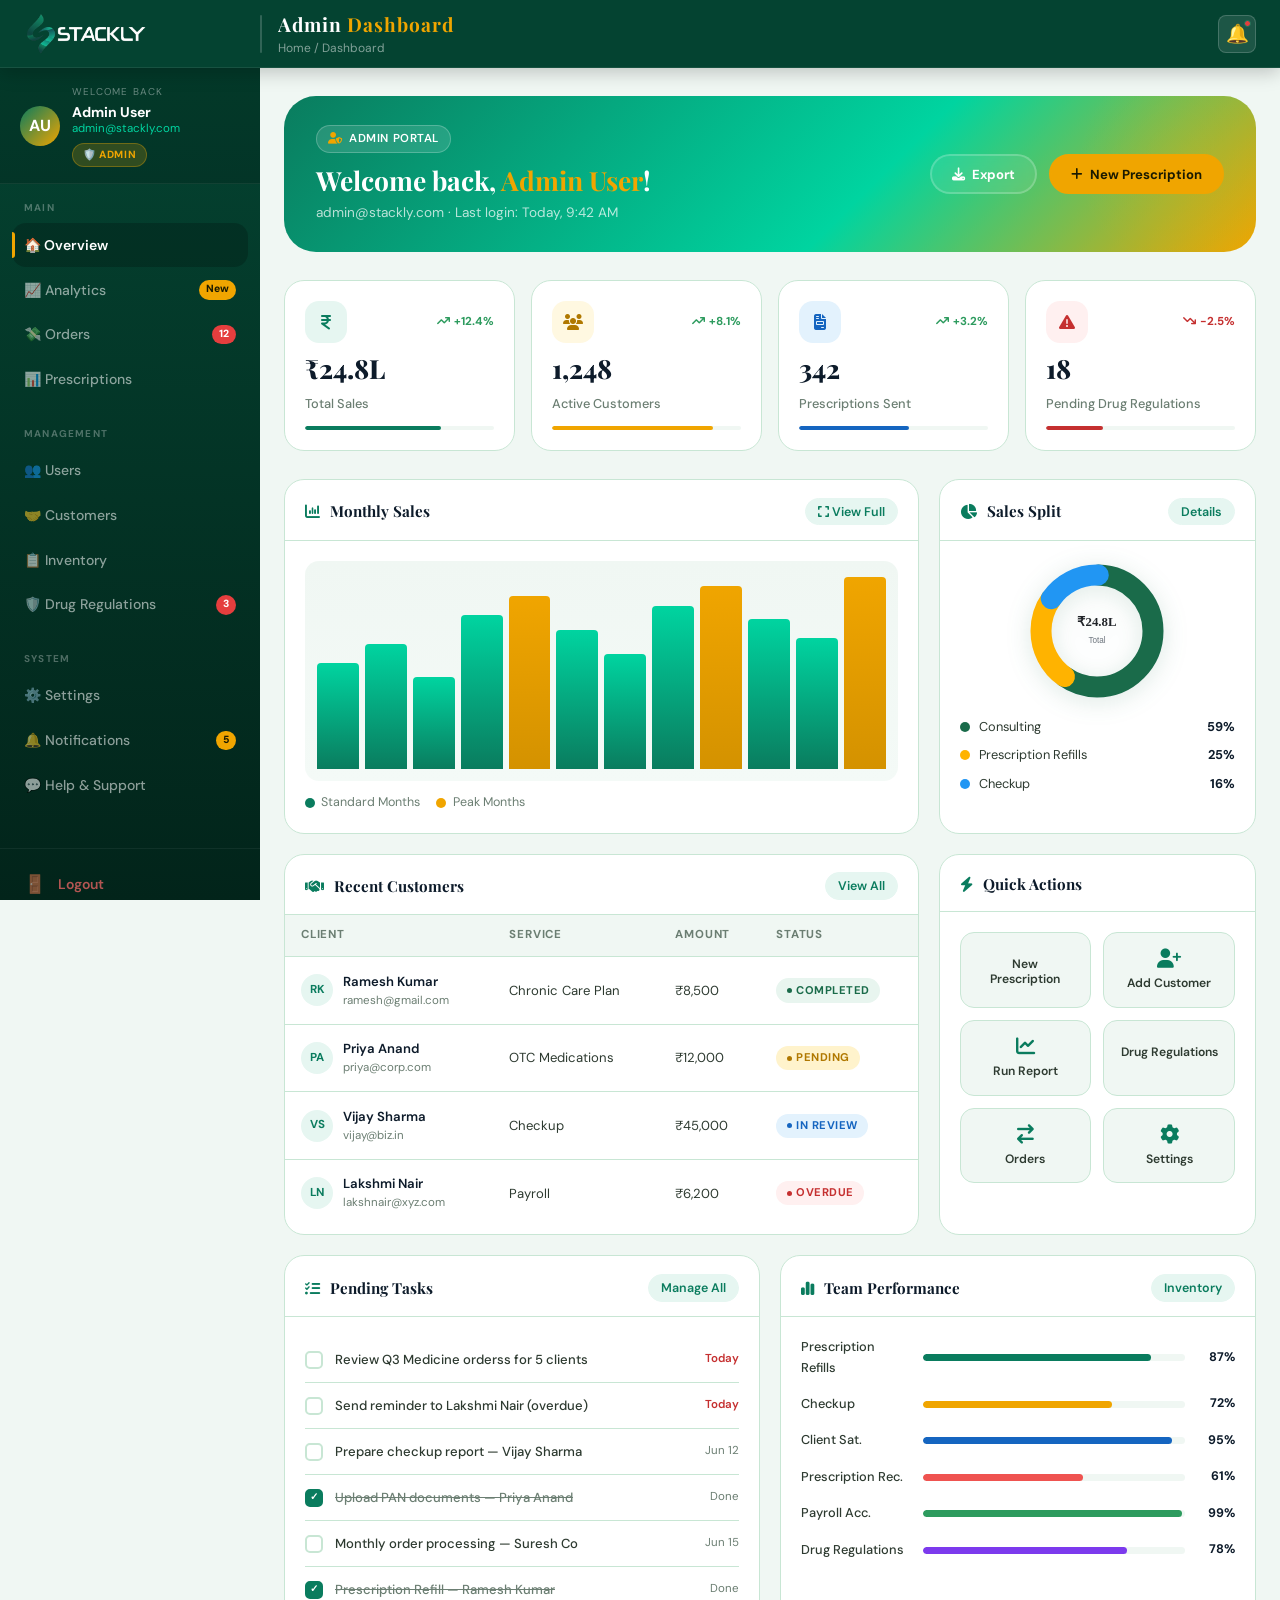
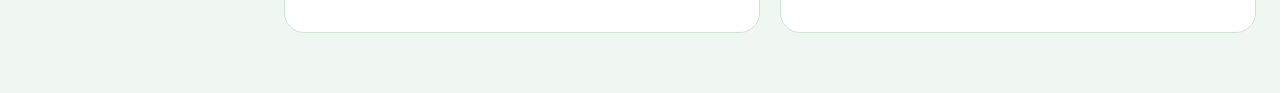
<file: admin-dashboard.html>
<!DOCTYPE html>
<html lang="en">
<head>
  <meta charset="UTF-8" />
  <meta name="viewport" content="width=device-width, initial-scale=1.0" />
  <meta name="description" content="Admin Dashboard — Stackly Pharmacy" />
  <meta name="theme-color" content="#1A6B4A" />
  <title>Admin Dashboard — Stackly</title>

  <link rel="icon" href="assets/top-logo.webp" type="image/webp" />
  <link rel="apple-touch-icon" href="assets/logo.webp" />

  <link rel="preconnect" href="https://fonts.googleapis.com" />
  <link rel="preconnect" href="https://fonts.gstatic.com" crossorigin />
  <link href="https://fonts.googleapis.com/css2?family=Playfair+Display:wght@400;500;600;700;800&family=DM+Sans:wght@300;400;500;600;700&display=swap" rel="stylesheet" />
  <link rel="stylesheet" href="https://cdnjs.cloudflare.com/ajax/libs/font-awesome/6.5.0/css/all.min.css" />

  <style>
    :root {
      --clr-primary:       #0a7c5e;
      --clr-primary-light: #00d4a0;
      --clr-primary-pale:  #e6f6f1;
      --clr-accent:        #f0a500;
      --clr-accent-light:  #FFF8E1;
      --clr-secondary-blue: #2196F3;
      --clr-secondary-purple: #9C27B0;
      --clr-secondary-red: #EF5350;
      --clr-white:  #FFFFFF;
      --clr-bg:     #f0f7f3;
      --clr-bg-alt: #f4faf7;
      --clr-surface:#FFFFFF;
      --clr-border: #C8E6D4;
      --clr-text-dark:  #0d1b2a;
      --clr-text-body:  #2d3a30;
      --clr-text-muted: #6b7e72;
      --clr-text-light: #6b7e72;
      --font-heading: 'Playfair Display', Georgia, serif;
      --font-body:    'DM Sans', 'Segoe UI', sans-serif;
      --r-sm:   8px;
      --r-md:   14px;
      --r-lg:   20px;
      --r-xl:   32px;
      --r-full: 9999px;
      --shadow-sm:    0 2px 8px  rgba(13,31,45,0.06);
      --shadow-md:    0 6px 24px rgba(13,31,45,0.10);
      --shadow-lg:    0 16px 48px rgba(13,31,45,0.13);
      --shadow-green: 0 8px 32px rgba(26,107,74,0.22);
      --ease:         cubic-bezier(0.25, 0.46, 0.45, 0.94);
      --ease-bounce:  cubic-bezier(0.34, 1.56, 0.64, 1);
      --dur-fast: 0.18s;
      --dur-base: 0.32s;
      --sidebar-w: 260px;
      --topbar-h:  68px;
    }

    *, *::before, *::after { box-sizing: border-box; margin: 0; padding: 0; }
    html { font-size: 16px; -webkit-text-size-adjust: 100%; overflow-x: hidden; }
    body {
      font-family: var(--font-body);
      background: var(--clr-bg);
      color: var(--clr-text-body);
      line-height: 1.6;
      overflow-x: hidden;
      -webkit-font-smoothing: antialiased;
    }
    a { color: inherit; text-decoration: none; }
    ul { list-style: none; }
    button { cursor: pointer; font-family: inherit; border: none; background: none; }
    img, svg { display: block; max-width: 100%; }

    .dash-layout { display: flex; min-height: 100vh; }

    .sidebar-overlay {
      display: none;
      position: fixed;
      inset: 0;
      background: rgba(13,31,45,0.55);
      z-index: 299;
      backdrop-filter: blur(2px);
    }
    .sidebar-overlay.active { display: block; }

    .sidebar {
      width: var(--sidebar-w);
      background: linear-gradient(180deg, #0d1b2a 0%, #142436 100%);
      background: linear-gradient(180deg, var(--clr-primary) 0%, #064a38 100%);
      background: linear-gradient(180deg, #044331 0%, #02241A 100%);
      height: calc(100vh - var(--topbar-h));
      display: flex;
      flex-direction: column;
      position: fixed;
      top: var(--topbar-h);
      left: 0;
      bottom: 0;
      z-index: 300;
      transition: transform var(--dur-base) var(--ease);
      overflow-y: auto;
      overflow-x: hidden;
    }
    .sidebar::-webkit-scrollbar { width: 4px; }
    .sidebar::-webkit-scrollbar-track { background: transparent; }
    .sidebar::-webkit-scrollbar-thumb { background: rgba(255,255,255,0.1); border-radius: 99px; }

    .sidebar__user {
      padding: 1rem 1.25rem;
      border-bottom: 1px solid rgba(255,255,255,0.06);
      background: rgba(26,107,74,0.12);
      background: rgba(0,0,0,0.15);
    }
    .sidebar__user-inner { display: flex; align-items: center; gap: 0.75rem; }
    .sidebar__avatar {
      width: 40px; height: 40px;
      border-radius: 50%;
      background: linear-gradient(135deg, var(--clr-primary), var(--clr-accent));
      display: flex; align-items: center; justify-content: center;
      font-weight: 700; font-size: 1rem; color: #fff; flex-shrink: 0;
    }
    .sidebar__user-info { min-width: 0; flex: 1; }
    .sidebar__user-label {
      font-size: 0.62rem; letter-spacing: 1.2px; text-transform: uppercase;
      color: rgba(255,255,255,0.4); margin-bottom: 3px;
    }
    .sidebar__user-name {
      font-weight: 700; font-size: 0.88rem; color: #fff;
      line-height: 1.3;
      word-break: break-word; overflow-wrap: break-word;
    }
    .sidebar__user-email {
      font-size: 0.72rem; color: var(--clr-primary-light);
      word-break: break-all; overflow-wrap: break-word; line-height: 1.35;
    }
    .sidebar__user-role {
      display: inline-flex; align-items: center; gap: 4px; margin-top: 6px;
      background: rgba(255,179,0,0.18); border: 1px solid rgba(255,179,0,0.3);
      color: var(--clr-accent); font-size: 0.65rem; font-weight: 700;
      padding: 3px 10px; border-radius: var(--r-full);
      letter-spacing: 0.06em; text-transform: uppercase; flex-shrink: 0;
    }

    .sidebar__nav { flex: 1; padding: 1rem 0.75rem; }
    .sidebar__nav-section { margin-bottom: 1.5rem; }
    .sidebar__nav-section-label {
      font-size: 0.62rem; font-weight: 700; letter-spacing: 0.12em;
      text-transform: uppercase; color: rgba(255,255,255,0.3);
      padding: 0 0.75rem; margin-bottom: 0.4rem;
    }
    .sidebar__nav-item {
      display: flex; align-items: center; gap: 0.75rem;
      padding: 0.7rem 0.75rem; border-radius: var(--r-md);
      font-size: 0.875rem; font-weight: 500; color: rgba(255,255,255,0.55);
      cursor: pointer; transition: all var(--dur-fast) var(--ease);
      position: relative; text-decoration: none; user-select: none;
    }
    .sidebar__nav-item:hover { background: rgba(255,255,255,0.06); color: rgba(255,255,255,0.9); }
    .sidebar__nav-item.active {
      background: linear-gradient(135deg, rgba(26,107,74,0.4) 0%, rgba(26,107,74,0.2) 100%);
      color: #6DDEA8; font-weight: 600;
      background: rgba(0,0,0,0.2);
      color: #fff; font-weight: 600;
    }
    .sidebar__nav-item.active::before {
      content: ''; position: absolute; left: 0; top: 20%; bottom: 20%;
      width: 3px; background: var(--clr-primary-light); border-radius: 0 3px 3px 0;
      width: 3px; background: var(--clr-accent); border-radius: 0 3px 3px 0;
    }
    .sidebar__nav-item i { width: 20px; text-align: center; font-size: 0.95rem; flex-shrink: 0; }
    .sidebar__nav-badge {
      margin-left: auto; background: var(--clr-accent); color: #1A1A00;
      font-size: 0.65rem; font-weight: 800; padding: 0.1rem 0.45rem; border-radius: var(--r-full);
    }
    .sidebar__nav-badge.red { background: #E53E3E; color: #fff; }

    .sidebar__bottom { padding: 0.75rem; border-top: 1px solid rgba(255,255,255,0.06); }
    .sidebar__logout {
      display: flex; align-items: center; gap: 0.75rem; padding: 0.75rem;
      border-radius: var(--r-md); font-size: 0.875rem; font-weight: 600;
      color: rgba(255,107,107,0.7); cursor: pointer;
      transition: all var(--dur-fast) var(--ease); width: 100%; text-align: left;
    }
    .sidebar__logout:hover { background: rgba(229,62,62,0.12); color: #FC8181; }
    .sidebar__logout i { width: 20px; text-align: center; }

    .dash-main { margin-left: var(--sidebar-w); flex: 1; min-width: 0; display: flex; flex-direction: column; min-height: 100vh; }

    .topbar {
      position: fixed;
      top: 0; left: 0; right: 0;
      width: 100%;
      height: var(--topbar-h);
      background: #0d1b2a;
      background: var(--clr-primary);
      background: #044331;
      border-bottom: 1px solid rgba(255,255,255,0.08);
      display: flex; align-items: center;
      padding: 0 1.5rem; gap: 1rem;
      z-index: 400;
      box-shadow: 0 4px 18px rgba(0,0,0,0.22);
    }

    .topbar__hamburger {
      display: none; align-items: center; justify-content: center;
      width: 40px; height: 40px; border-radius: var(--r-sm);
      background: rgba(255,255,255,0.12); border: 1.5px solid rgba(255,255,255,0.2);
      color: #fff; font-size: 1.05rem; cursor: pointer; flex-shrink: 0;
      transition: all var(--dur-fast) var(--ease);
    }
    .topbar__hamburger:hover { background: rgba(255,255,255,0.2); }

    .topbar__logo-zone {
      width: calc(var(--sidebar-w) - 40px);
      flex-shrink: 0;
      display: flex; align-items: center; gap: 10px;
    }

    .topbar__logo {
      display: flex; align-items: center; flex-shrink: 0; text-decoration: none;
    }
    .topbar__logo img { height: 44px; width: auto; max-width: 150px; object-fit: contain; }

    .topbar__divider {
      width: 1.5px; height: 38px;
      background: rgba(255,255,255,0.18);
      border-radius: 2px; flex-shrink: 0;
    }

    .topbar__meta { flex: 1; min-width: 0; overflow: hidden; }
    .topbar__page-title {
      font-family: var(--font-heading); font-size: 1.2rem; font-weight: 700;
      color: #fff; letter-spacing: 1px; white-space: nowrap; overflow: hidden; text-overflow: ellipsis;
    }
    .topbar__page-title span { color: var(--clr-accent); }
    .topbar__breadcrumb {
      font-size: 0.75rem; color: rgba(255,255,255,0.5);
      white-space: nowrap; overflow: hidden; text-overflow: ellipsis;
    }

    .topbar__actions { display: flex; align-items: center; gap: 0.5rem; margin-left: auto; }
    .topbar__icon-btn {
      width: 38px; height: 38px; border-radius: var(--r-sm);
      background: rgba(255,255,255,0.1); border: 1.5px solid rgba(255,255,255,0.18);
      color: #fff; display: flex; align-items: center; justify-content: center;
      cursor: pointer; transition: all var(--dur-fast) var(--ease);
      position: relative; font-size: 0.95rem;
    }
    .topbar__icon-btn:hover { background: rgba(255,255,255,0.22); transform: scale(1.08); }
    .topbar__notif-dot {
      position: absolute; top: 6px; right: 6px; width: 7px; height: 7px;
      background: #E53E3E; border-radius: 50%; border: 1.5px solid #1A6B4A;
      background: #E53E3E; border-radius: 50%; border: 1.5px solid var(--clr-primary);
    }

    .dash-content-wrap { padding-top: var(--topbar-h); }

    .dash-content {
      padding: 1.75rem 1.5rem 2.5rem;
      flex: 1; max-width: 1400px; width: 100%;
    }

    .section-panel { display: none; }
    .section-panel.active { display: block; }

    .welcome-banner {
      background: linear-gradient(135deg, var(--clr-primary) 0%, var(--clr-primary-light) 60%, var(--clr-accent) 100%);
      border-radius: var(--r-xl); padding: 1.75rem 2rem;
      display: flex; align-items: center; justify-content: space-between;
      gap: 1rem; margin-bottom: 1.75rem; overflow: hidden; position: relative;
      border: none;
    }
    .welcome-banner::before {
      content: ''; position: absolute; top: -40px; right: -40px;
      width: 220px; height: 220px;
      background: radial-gradient(circle, rgba(255,179,0,0.12) 0%, transparent 70%);
      border-radius: 50%;
    }
    .welcome-banner__text { position: relative; z-index: 1; min-width: 0; flex: 1; }
    .welcome-banner__tag {
      display: inline-flex; align-items: center; gap: 0.4rem;
      background: rgba(255,255,255,0.12); border: 1px solid rgba(255,255,255,0.22);
      color: #fff; font-size: 0.72rem; font-weight: 600;
      padding: 0.25rem 0.7rem; border-radius: var(--r-full);
      margin-bottom: 0.6rem; letter-spacing: 0.05em; text-transform: uppercase;
    }
    .welcome-banner__tag i { color: var(--clr-accent); }
    .welcome-banner__title {
      font-family: var(--font-heading); font-size: clamp(1.2rem, 2.5vw, 1.65rem);
      font-weight: 700; color: #fff; line-height: 1.3; margin-bottom: 0.35rem;
      word-break: break-word; overflow-wrap: break-word;
    }
    .welcome-banner__title span { color: var(--clr-accent); }
    .welcome-banner__sub { font-size: 0.85rem; color: rgba(255,255,255,0.72); word-break: break-all; }
    .welcome-banner__actions {
      display: flex; gap: 0.75rem; flex-shrink: 0;
      position: relative; z-index: 1; flex-wrap: wrap; justify-content: flex-end;
    }
    .welcome-banner__btn {
      display: inline-flex; align-items: center; gap: 0.45rem;
      padding: 0.6rem 1.25rem; border-radius: var(--r-full);
      font-size: 0.82rem; font-weight: 700; cursor: pointer;
      transition: all var(--dur-fast) var(--ease);
      white-space: nowrap; font-family: var(--font-body);
    }
    .welcome-banner__btn--primary { background: var(--clr-accent); color: #1A1A00; border: 2px solid var(--clr-accent); }
    .welcome-banner__btn--primary:hover { background: #D49200; border-color: #D49200; transform: translateY(-2px); }
    .welcome-banner__btn--outline { background: rgba(255,255,255,0.08); color: #fff; border: 2px solid rgba(255,255,255,0.2); backdrop-filter: blur(6px); }
    .welcome-banner__btn--outline:hover { background: rgba(255,255,255,0.15); transform: translateY(-2px); }

    .stats-grid { display: grid; grid-template-columns: repeat(4,1fr); gap: 1rem; margin-bottom: 1.75rem; }
    .stat-card {
      background: var(--clr-surface); border: 1.5px solid var(--clr-border);
      border-radius: var(--r-lg); padding: 1.25rem; display: flex;
      flex-direction: column; gap: 0.75rem;
      transition: box-shadow var(--dur-base) var(--ease), transform var(--dur-base) var(--ease);
    }
    .stat-card:hover { box-shadow: var(--shadow-md); transform: translateY(-3px); }
    .stat-card__header { display: flex; align-items: center; justify-content: space-between; }
    .stat-card__icon { width: 42px; height: 42px; border-radius: var(--r-md); display: flex; align-items: center; justify-content: center; font-size: 1rem; }
    .stat-card__icon--green { background: var(--clr-primary-pale); color: var(--clr-primary); }
    .stat-card__icon--gold  { background: var(--clr-accent-light); color: #B07800; }
    .stat-card__icon--blue  { background: #E3F2FD; color: #1565C0; }
    .stat-card__icon--red   { background: #FFF0F0; color: #C53030; }
    .stat-card__trend { display: flex; align-items: center; gap: 0.25rem; font-size: 0.72rem; font-weight: 700; }
    .stat-card__trend.up { color: #2D9B5E; }
    .stat-card__trend.down { color: #C53030; }
    .stat-card__value { font-family: var(--font-heading); font-size: 1.65rem; font-weight: 800; color: var(--clr-text-dark); line-height: 1; }
    .stat-card__label { font-size: 0.8rem; color: var(--clr-text-muted); font-weight: 500; }
    .stat-card__bar { height: 4px; background: var(--clr-bg); border-radius: var(--r-full); overflow: hidden; }
    .stat-card__bar-fill { height: 100%; border-radius: var(--r-full); background: var(--clr-primary); transition: width 0.8s var(--ease); }

    .dash-row { display: grid; gap: 1.25rem; margin-bottom: 1.25rem; }
    .dash-row--2col  { grid-template-columns: 1fr 1fr; }
    .dash-row--3col  { grid-template-columns: 2fr 1fr; }
    .dash-row--chart { grid-template-columns: 2fr 1fr; }

    .dash-card { background: var(--clr-surface); border: 1.5px solid var(--clr-border); border-radius: var(--r-lg); overflow: hidden; }
    .dash-card__header {
      display: flex; align-items: center; justify-content: space-between;
      padding: 1.1rem 1.25rem 0.9rem; border-bottom: 1px solid var(--clr-border);
      gap: 0.75rem; flex-wrap: wrap;
    }
    .dash-card__title { font-family: var(--font-heading); font-size: 0.95rem; font-weight: 700; color: var(--clr-text-dark); }
    .dash-card__action {
      font-size: 0.78rem; font-weight: 600; color: var(--clr-primary);
      cursor: pointer; padding: 0.3rem 0.75rem; border-radius: var(--r-full);
      border: 1.5px solid var(--clr-primary-pale); background: var(--clr-primary-pale);
      transition: all var(--dur-fast) var(--ease); white-space: nowrap;
    }
    .dash-card__action:hover { background: var(--clr-primary); color: #fff; }
    .dash-card__body { padding: 1.25rem; }

    .section-header {
      display: flex; align-items: center; justify-content: space-between;
      margin-bottom: 1.5rem; padding-bottom: 0.75rem;
      border-bottom: 2px solid var(--clr-primary-pale);
    }
    .section-header__title { font-family: var(--font-heading); font-size: 1.35rem; font-weight: 700; color: var(--clr-text-dark); }
    .section-header__sub { font-size: 0.82rem; color: var(--clr-text-muted); margin-top: 0.2rem; }
    .section-header__btn {
      display: inline-flex; align-items: center; gap: 0.45rem;
      padding: 0.55rem 1.1rem; background: var(--clr-primary); color: #fff;
      border-radius: var(--r-full); font-size: 0.82rem; font-weight: 700;
      cursor: pointer; transition: all var(--dur-fast) var(--ease); border: none;
    }
    .section-header__btn:hover { background: var(--clr-primary-light); transform: translateY(-2px); box-shadow: var(--shadow-green); }

    .chart-area {
      height: 220px; border-radius: var(--r-md);
      background: linear-gradient(180deg, var(--clr-bg) 0%, var(--clr-bg-alt) 100%);
      display: flex; align-items: flex-end; gap: 6px; padding: 1rem 0.75rem 0.75rem; overflow: hidden;
    }
    .chart-bar { flex: 1; border-radius: 4px 4px 0 0; background: linear-gradient(180deg, var(--clr-primary-light), var(--clr-primary)); min-width: 0; transition: opacity var(--dur-fast) var(--ease); cursor: pointer; }
    .chart-bar:hover { opacity: 0.8; }
    .chart-bar.accent { background: linear-gradient(180deg, var(--clr-accent), #D49200); }
    .chart-legend { display: flex; gap: 1rem; margin-top: 0.75rem; flex-wrap: wrap; }
    .chart-legend__item { display: flex; align-items: center; gap: 0.4rem; font-size: 0.78rem; color: var(--clr-text-muted); }
    .chart-legend__dot { width: 10px; height: 10px; border-radius: 50%; }

    .donut-wrap { display: flex; flex-direction: column; align-items: center; gap: 1rem; }
    .donut-svg { filter: drop-shadow(0 4px 12px rgba(26,107,74,0.15)); }
    .donut-legend { width: 100%; display: flex; flex-direction: column; gap: 0.5rem; }
    .donut-legend__item { display: flex; align-items: center; gap: 0.6rem; font-size: 0.8rem; }
    .donut-legend__dot { width: 10px; height: 10px; border-radius: 50%; flex-shrink: 0; }
    .donut-legend__label { flex: 1; color: var(--clr-text-body); }
    .donut-legend__val { font-weight: 700; color: var(--clr-text-dark); }

    .dash-table-wrap {
      overflow-x: auto;
      scrollbar-width: thin;
      scrollbar-color: var(--clr-primary) var(--clr-border);
      padding-bottom: 8px;
    }
    .dash-table-wrap::-webkit-scrollbar { height: 6px; display: block; }
    .dash-table-wrap::-webkit-scrollbar-track { background: var(--clr-border); border-radius: 10px; }
    .dash-table-wrap::-webkit-scrollbar-thumb { background: var(--clr-primary); border-radius: 10px; }
    .dash-table { width: 100%; border-collapse: collapse; font-size: 0.82rem; }
    .dash-table th {
      text-align: left; padding: 0.7rem 1rem; font-size: 0.72rem; font-weight: 700;
      text-transform: uppercase; letter-spacing: 0.07em; color: var(--clr-text-muted);
      background: var(--clr-bg); border-bottom: 1.5px solid var(--clr-border); white-space: nowrap;
    }
    .dash-table td { padding: 0.85rem 1rem; border-bottom: 1px solid var(--clr-border); color: var(--clr-text-body); vertical-align: middle; white-space: nowrap; }
    .dash-table tr:last-child td { border-bottom: none; }
    .dash-table tr:hover td { background: var(--clr-bg); }
    .dash-table__name { display: flex; align-items: center; gap: 0.6rem; }
    .dash-table__avatar { width: 32px; height: 32px; border-radius: 50%; background: var(--clr-primary-pale); display: flex; align-items: center; justify-content: center; font-size: 0.72rem; font-weight: 700; color: var(--clr-primary); flex-shrink: 0; }
    .dash-table__name-text { font-weight: 600; color: var(--clr-text-dark); }
    .dash-table__email { font-size: 0.72rem; color: var(--clr-text-muted); }

    .badge { display: inline-flex; align-items: center; gap: 0.3rem; padding: 0.2rem 0.65rem; border-radius: var(--r-full); font-size: 0.7rem; font-weight: 700; text-transform: uppercase; letter-spacing: 0.04em; white-space: nowrap; }
    .badge::before { content: ''; width: 5px; height: 5px; border-radius: 50%; background: currentColor; }
    .badge--green  { background: #E8F5EF; color: #1A6B4A; }
    .badge--gold   { background: #FFF3CC; color: #B07800; }
    .badge--red    { background: #FFF0F0; color: #C53030; }
    .badge--blue   { background: #E3F2FD; color: #1565C0; }
    .badge--gray   { background: #F0F4F8; color: #5A6A7A; }

    .activity-list { display: flex; flex-direction: column; gap: 0; }
    .activity-item { display: flex; gap: 0.85rem; padding: 0.85rem 0; border-bottom: 1px solid var(--clr-border); align-items: flex-start; }
    .activity-item:last-child { border-bottom: none; }
    .activity-item__icon { width: 34px; height: 34px; border-radius: 50%; display: flex; align-items: center; justify-content: center; font-size: 0.82rem; flex-shrink: 0; margin-top: 0.1rem; }
    .activity-item__body { flex: 1; min-width: 0; }
    .activity-item__text { font-size: 0.82rem; color: var(--clr-text-body); line-height: 1.5; }
    .activity-item__text strong { color: var(--clr-text-dark); font-weight: 700; }
    .activity-item__time { font-size: 0.72rem; color: var(--clr-text-light); margin-top: 0.2rem; }

    .quick-actions { display: grid; grid-template-columns: 1fr 1fr; gap: 0.75rem; }
    .quick-action-btn { display: flex; flex-direction: column; align-items: center; gap: 0.5rem; padding: 1rem; background: var(--clr-bg); border: 1.5px solid var(--clr-border); border-radius: var(--r-md); cursor: pointer; transition: all var(--dur-fast) var(--ease); text-align: center; }
    .quick-action-btn:hover { border-color: var(--clr-primary); background: var(--clr-primary-pale); transform: translateY(-2px); box-shadow: var(--shadow-sm); }
    .quick-action-btn i { font-size: 1.2rem; color: var(--clr-primary); }
    .quick-action-btn span {
      font-size: 0.76rem;
      font-weight: 600;
      color: var(--clr-text-body);
      white-space: normal;
      line-height: 1.2;
    }

    .task-list { display: flex; flex-direction: column; gap: 0; }
    .task-item { display: flex; align-items: center; gap: 0.75rem; padding: 0.75rem 0; border-bottom: 1px solid var(--clr-border); cursor: pointer; }
    .task-item:last-child { border-bottom: none; }
    .task-item:hover .task-item__title { color: var(--clr-primary); }
    .task-checkbox { width: 18px; height: 18px; border-radius: 5px; border: 2px solid var(--clr-border); flex-shrink: 0; display: flex; align-items: center; justify-content: center; transition: all var(--dur-fast) var(--ease); }
    .task-checkbox.done { background: var(--clr-primary); border-color: var(--clr-primary); }
    .task-checkbox.done::after { content: '✓'; font-size: 0.65rem; color: #fff; font-weight: 900; }
    .task-item__title { flex: 1; font-size: 0.82rem; font-weight: 500; color: var(--clr-text-body); transition: color var(--dur-fast) var(--ease); }
    .task-item.completed .task-item__title { text-decoration: line-through; color: var(--clr-text-light); }
    .task-item__due { font-size: 0.72rem; color: var(--clr-text-light); white-space: nowrap; }
    .task-item__due.urgent { color: #C53030; font-weight: 600; }

    .progress-section { display: flex; flex-direction: column; gap: 1rem; }
    .progress-item { display: flex; align-items: center; gap: 0.75rem; }
    .progress-item__label { font-size: 0.8rem; font-weight: 500; color: var(--clr-text-body); width: 110px; flex-shrink: 0; }
    .progress-track { flex: 1; height: 7px; background: var(--clr-bg); border-radius: var(--r-full); overflow: hidden; }
    .progress-fill { height: 100%; border-radius: var(--r-full); transition: width 1s var(--ease); }
    .progress-item__pct { font-size: 0.78rem; font-weight: 700; color: var(--clr-text-dark); width: 38px; text-align: right; flex-shrink: 0; }

    .content-grid { display: grid; grid-template-columns: repeat(3, 1fr); gap: 1.25rem; margin-bottom: 1.5rem; }
    .content-card {
      background: var(--clr-surface); border: 1.5px solid var(--clr-border);
      border-radius: var(--r-lg); overflow: hidden;
      transition: box-shadow var(--dur-base) var(--ease), transform var(--dur-base) var(--ease);
    }
    .content-card:hover { box-shadow: var(--shadow-md); transform: translateY(-3px); }
    .content-card__img { width: 100%; height: 160px; object-fit: cover; background: var(--clr-bg-alt); display: flex; align-items: center; justify-content: center; font-size: 3rem; color: var(--clr-text-light); }
    .content-card__body { padding: 1rem; }
    .content-card__title { font-family: var(--font-heading); font-size: 0.95rem; font-weight: 700; color: var(--clr-text-dark); margin-bottom: 0.3rem; }
    .content-card__meta { font-size: 0.75rem; color: var(--clr-text-muted); margin-bottom: 0.5rem; }
    .content-card__text { font-size: 0.82rem; color: var(--clr-text-body); line-height: 1.5; margin-bottom: 0.75rem; }
    .content-card__footer { display: flex; align-items: center; justify-content: space-between; }

    .img-placeholder {
      width: 100%; height: 160px;
      display: flex; align-items: center; justify-content: center;
      font-size: 2.5rem; border-radius: 0;
    }

    .kpi-grid { display: grid; grid-template-columns: repeat(4, 1fr); gap: 1rem; margin-bottom: 1.5rem; }
    .kpi-tile {
      background: linear-gradient(135deg, var(--clr-primary) 0%, var(--clr-primary-light) 100%);
      border-radius: var(--r-lg); padding: 1.25rem; color: #fff;
      transition: transform var(--dur-base) var(--ease), box-shadow var(--dur-base) var(--ease);
    }
    .kpi-tile:hover { transform: translateY(-3px); box-shadow: var(--shadow-green); }
    .kpi-tile--gold  { background: linear-gradient(135deg, #B07800 0%, var(--clr-accent) 100%); }
    .kpi-tile--blue  { background: linear-gradient(135deg, #1565C0 0%, var(--clr-secondary-blue) 100%); }
    .kpi-tile--red   { background: linear-gradient(135deg, #C53030 0%, #EF5350 100%); }
    .kpi-tile__label { font-size: 0.72rem; font-weight: 700; letter-spacing: 0.08em; text-transform: uppercase; opacity: 0.8; margin-bottom: 0.5rem; }
    .kpi-tile__value { font-family: var(--font-heading); font-size: 1.6rem; font-weight: 800; line-height: 1; margin-bottom: 0.25rem; }
    .kpi-tile__sub   { font-size: 0.75rem; opacity: 0.75; }

    .form-grid { display: grid; grid-template-columns: 1fr 1fr; gap: 1rem; }
    .form-group { display: flex; flex-direction: column; gap: 0.35rem; }
    .form-group--full { grid-column: span 2; }
    .form-group label { font-size: 0.8rem; font-weight: 600; color: var(--clr-text-dark); }
    .form-control {
      width: 100%;
      box-sizing: border-box;
      padding: 0.6rem 0.9rem; border: 1.5px solid var(--clr-border); border-radius: var(--r-sm);
      font-family: var(--font-body); font-size: 0.875rem; color: var(--clr-text-dark);
      background: var(--clr-bg); transition: border-color var(--dur-fast) var(--ease); outline: none;
    }
    .form-control:focus { border-color: var(--clr-primary); }
    .form-control::placeholder { color: var(--clr-text-light); }

    @keyframes count-up { from { opacity:0; transform: translateY(8px); } to { opacity:1; transform: translateY(0); } }
    .animate-count { animation: count-up 0.5s var(--ease-bounce) both; }

    .toast {
      position: fixed; top: calc(var(--topbar-h) + 0.75rem); right: 1.25rem;
      background: var(--clr-surface); border: 1.5px solid var(--clr-border);
      border-left: 4px solid var(--clr-primary); border-radius: var(--r-md);
      padding: 0.85rem 1.1rem; font-size: 0.85rem; color: var(--clr-text-dark);
      z-index: 9999; max-width: 300px; transform: translateX(120%);
      transition: transform var(--dur-base) var(--ease-bounce); box-shadow: var(--shadow-md);
      opacity: 0; visibility: hidden; pointer-events: none;
      transition: transform var(--dur-base) var(--ease-bounce), opacity var(--dur-base) var(--ease), visibility var(--dur-base) var(--ease); box-shadow: var(--shadow-md);
    }
    .toast.show { transform: translateX(0); }
    .toast.show { transform: translateX(0); opacity: 1; visibility: visible; pointer-events: auto; }
    .toast--error { border-left-color: #E53E3E; }

    .modal-backdrop {
      display: none; position: fixed; inset: 0; background: rgba(13,31,45,0.6);
      z-index: 9000; align-items: center; justify-content: center; backdrop-filter: blur(4px);
    }
    .modal-backdrop.active { display: flex; }
    .modal {
      background: var(--clr-surface); border-radius: var(--r-xl); padding: 2rem;
      max-width: 380px; width: 90%; text-align: center;
      animation: modal-in 0.3s var(--ease-bounce); box-shadow: var(--shadow-lg);
    }
    @keyframes modal-in { from { transform: scale(0.85); opacity: 0; } to { transform: scale(1); opacity: 1; } }
    .modal__icon { width: 60px; height: 60px; background: #FFF0F0; border-radius: 50%; display: flex; align-items: center; justify-content: center; margin: 0 auto 1.25rem; font-size: 1.4rem; color: #C53030; }
    .modal__title { font-family: var(--font-heading); font-size: 1.3rem; font-weight: 700; color: var(--clr-text-dark); margin-bottom: 0.5rem; }
    .modal__text { font-size: 0.88rem; color: var(--clr-text-muted); line-height: 1.6; margin-bottom: 1.5rem; }
    .modal__actions { display: flex; gap: 0.75rem; justify-content: center; }
    .modal__btn { padding: 0.65rem 1.5rem; border-radius: var(--r-full); font-size: 0.88rem; font-weight: 700; cursor: pointer; transition: all var(--dur-fast) var(--ease); font-family: var(--font-body); border: 2px solid transparent; }
    .modal__btn--cancel { background: var(--clr-bg); color: var(--clr-text-body); border-color: var(--clr-border); }
    .modal__btn--cancel:hover { background: var(--clr-bg-alt); }
    .modal__btn--logout { background: #E53E3E; color: #fff; border-color: #E53E3E; }
    .modal__btn--logout:hover { background: #C53030; transform: translateY(-2px); }

    .modal-404 .modal__icon { background: #FFF8E1; color: var(--clr-accent); }

    @keyframes slide-up { from { opacity: 0; transform: translateY(16px); } to { opacity: 1; transform: translateY(0); } }
    .animate-up { animation: slide-up 0.4s var(--ease) both; }
    @keyframes fade-in { from { opacity: 0; } to { opacity: 1; } }
    .animate-fade { animation: fade-in 0.4s var(--ease) both; }

    @keyframes pulse-ring { 0% { transform: scale(0.8); opacity: 0.8; } 100% { transform: scale(1.6); opacity: 0; } }
    .pulse-dot { position: relative; display: inline-block; width: 10px; height: 10px; }
    .pulse-dot::before { content: ''; position: absolute; inset: 0; border-radius: 50%; background: #2D9B5E; animation: pulse-ring 1.4s ease-out infinite; }
    .pulse-dot::after { content: ''; position: absolute; inset: 0; border-radius: 50%; background: #2D9B5E; }

    .alert-strip {
      display: flex; align-items: center; gap: 0.75rem;
      padding: 0.85rem 1.1rem; border-radius: var(--r-md);
      margin-bottom: 1rem; font-size: 0.84rem;
    }
    .alert-strip--warning { background: #FFF8E1; border-left: 4px solid var(--clr-accent); color: #B07800; }
    .alert-strip--error   { background: #FFF0F0; border-left: 4px solid #E53E3E; color: #C53030; }
    .alert-strip--success { background: #E8F5EF; border-left: 4px solid var(--clr-primary); color: var(--clr-primary); }
    .alert-strip i { font-size: 1rem; flex-shrink: 0; }

    .team-grid { display: grid; grid-template-columns: repeat(3, 1fr); gap: 1.25rem; }
    .team-card {
      background: var(--clr-surface); border: 1.5px solid var(--clr-border);
      border-radius: var(--r-lg); padding: 1.5rem; text-align: center;
      transition: box-shadow var(--dur-base) var(--ease), transform var(--dur-base) var(--ease);
    }
    .team-card:hover { box-shadow: var(--shadow-md); transform: translateY(-3px); }
    .team-card__avatar {
      width: 64px; height: 64px; border-radius: 50%; margin: 0 auto 0.75rem;
      display: flex; align-items: center; justify-content: center;
      font-size: 1.4rem; font-weight: 700; color: #fff;
    }
    .team-card__name { font-family: var(--font-heading); font-size: 0.95rem; font-weight: 700; color: var(--clr-text-dark); margin-bottom: 0.2rem; }
    .team-card__role { font-size: 0.78rem; color: var(--clr-text-muted); margin-bottom: 0.75rem; }
    .team-card__actions { display: flex; gap: 0.5rem; justify-content: center; }
    .team-card__action-btn {
      width: 32px; height: 32px; border-radius: 50%; border: 1.5px solid var(--clr-border);
      background: var(--clr-bg); display: flex; align-items: center; justify-content: center;
      font-size: 0.82rem; color: var(--clr-text-muted); cursor: pointer;
      transition: all var(--dur-fast) var(--ease);
    }
    .team-card__action-btn:hover { border-color: var(--clr-primary); color: var(--clr-primary); background: var(--clr-primary-pale); }

    .notif-item {
      display: flex; gap: 0.85rem; padding: 1rem; border-bottom: 1px solid var(--clr-border);
      align-items: flex-start; transition: background var(--dur-fast) var(--ease);
    }
    .notif-item:hover { background: var(--clr-bg); }
    .notif-item:last-child { border-bottom: none; }
    .notif-item.unread { border-left: 3px solid var(--clr-primary); }
    .notif-item__icon { width: 38px; height: 38px; border-radius: 50%; display: flex; align-items: center; justify-content: center; font-size: 0.9rem; flex-shrink: 0; }
    .notif-item__body { flex: 1; min-width: 0; }
    .notif-item__title { font-size: 0.85rem; font-weight: 600; color: var(--clr-text-dark); }
    .notif-item__sub { font-size: 0.78rem; color: var(--clr-text-muted); margin-top: 0.1rem; }
    .notif-item__time { font-size: 0.72rem; color: var(--clr-text-light); white-space: nowrap; }

    .settings-grid { display: grid; grid-template-columns: 240px 1fr; gap: 1.5rem; }
    .settings-nav { background: var(--clr-surface); border: 1.5px solid var(--clr-border); border-radius: var(--r-lg); padding: 0.75rem; height: fit-content; }
    .settings-nav-item {
      display: flex; align-items: center; gap: 0.75rem; padding: 0.75rem;
      border-radius: var(--r-md); font-size: 0.875rem; color: var(--clr-text-body);
      cursor: pointer; transition: all var(--dur-fast) var(--ease);
    }
    .settings-nav-item:hover { background: var(--clr-bg); color: var(--clr-primary); }
    .settings-nav-item.active { background: var(--clr-primary-pale); color: var(--clr-primary); font-weight: 600; }
    .settings-nav-item i { width: 18px; text-align: center; }
    .settings-content { background: var(--clr-surface); border: 1.5px solid var(--clr-border); border-radius: var(--r-lg); padding: 1.5rem; }
    .settings-section-title { font-family: var(--font-heading); font-size: 1rem; font-weight: 700; color: var(--clr-text-dark); margin-bottom: 1.25rem; }

    .table-action-btn {
      padding: 0.28rem 0.65rem; border-radius: var(--r-sm); font-size: 0.72rem; font-weight: 600;
      cursor: pointer; transition: all var(--dur-fast) var(--ease); border: 1.5px solid transparent;
    }
    .table-action-btn--view  { background: var(--clr-primary-pale); color: var(--clr-primary); border-color: var(--clr-primary-pale); }
    .table-action-btn--view:hover { background: var(--clr-primary); color: #fff; }
    .table-action-btn--del   { background: #FFF0F0; color: #C53030; border-color: #FFF0F0; }
    .table-action-btn--del:hover { background: #C53030; color: #fff; }

    @media (max-width: 1200px) {
      .stats-grid   { grid-template-columns: repeat(2, 1fr); }
      .kpi-grid     { grid-template-columns: repeat(2, 1fr); }
      .dash-row--3col { grid-template-columns: 1fr 1fr; }
      .dash-row--chart { grid-template-columns: 1fr; }
      .content-grid { grid-template-columns: 1fr 1fr; }
      .team-grid    { grid-template-columns: 1fr 1fr; }
      .settings-grid { grid-template-columns: 1fr; }
    }

    @media (max-width: 1024px) {
      .sidebar {
        transform: translateX(-100%);
        top: var(--topbar-h);
      }
      .sidebar.open { transform: translateX(0); }
      .dash-main { margin-left: 0; }
      .topbar__hamburger { display: flex; }
    }

    @media (max-width: 768px) {
      :root { --topbar-h: 60px; --sidebar-w: 260px; }
      .stats-grid  { grid-template-columns: repeat(2, 1fr); }
      .kpi-grid    { grid-template-columns: repeat(2, 1fr); }
      .dash-row--2col { grid-template-columns: 1fr; }
      .dash-row--3col { grid-template-columns: 1fr; }
      .welcome-banner { flex-direction: column; align-items: flex-start; }
      .welcome-banner__actions { width: 100%; }
      .welcome-banner__btn { flex: 1; justify-content: center; }
      .dash-content { padding: 1.25rem 1rem 2rem; }
      .content-grid { grid-template-columns: 1fr; }
      .team-grid    { grid-template-columns: 1fr 1fr; }
      .settings-grid { grid-template-columns: 1fr; }
      .quick-actions { grid-template-columns: repeat(4, 1fr); }
      .topbar__logo-zone { width: auto; flex: 1; display: flex; align-items: center; gap: 8px; min-width: 0; }
      .topbar__meta { display: none; }
      .topbar__divider { display: none; }
      .form-grid { grid-template-columns: 1fr; }
      .form-group--full { grid-column: span 1; }
      .dash-table-wrap { overflow-x: scroll !important; }
    }

    @media (max-width: 480px) {
      .stats-grid  { grid-template-columns: 1fr; gap: 0.75rem; }
      .kpi-grid    { grid-template-columns: 1fr; gap: 0.75rem; }
      .stat-card   { padding: 1rem; }
      .stat-card__value { font-size: 1.35rem; }
      .topbar      { padding: 0 0.875rem; gap: 0.6rem; }
      .dash-content { padding: 1rem 0.875rem 2rem; }
      .welcome-banner { padding: 1.25rem; }
      .welcome-banner__actions { flex-direction: column; }
      .welcome-banner__btn { width: 100%; }
      .team-grid   { grid-template-columns: 1fr; }
      .quick-actions { grid-template-columns: repeat(2, 1fr); }
      .modal       { padding: 1.5rem; }
      .topbar__actions { gap: 0.3rem; }
      .topbar__logo img { height: 36px; }
    }
  </style>
</head>
<body>

<div class="sidebar-overlay" id="sidebarOverlay" onclick="closeSidebar()"></div>



<div class="modal-backdrop modal-404" id="modal404">
  <div class="modal">
    <div class="modal__icon"><i class="fa-solid fa-circle-exclamation"></i></div>
    <div class="modal__title">Page Not Found</div>
    <p class="modal__text">This feature is currently unavailable or under construction. Error 404.</p>
    <div class="modal__actions">
      <button class="modal__btn modal__btn--cancel" onclick="close404Modal()">Close</button>
    </div>
  </div>
</div>

<div class="toast" id="toast"></div>

<div class="dash-layout">

  <header class="topbar" id="topbar">
    
    <button class="topbar__hamburger" id="hamburgerBtn" onclick="toggleSidebar()" aria-label="Toggle menu" aria-expanded="false">
      <i class="fa-solid fa-bars" id="hamburgerIcon"></i>
    </button>

    <div class="topbar__logo-zone">
      <a href="index.html" class="topbar__logo" onclick="show404Modal()" aria-label="Stackly Pharmacy">
        <img src="assets/logo.webp" alt="Stackly Logo" onerror="this.style.display='none';this.nextElementSibling.style.display='flex';" />
        <div style="display:none;align-items:center;gap:0.5rem;">
          <div style="width:36px;height:36px;background:rgba(255,255,255,0.2);border-radius:8px;display:flex;align-items:center;justify-content:center;font-size:1.1rem;color:#fff;"><i class="fa-solid fa-chart-line"></i></div>
          <span style="font-family:var(--font-heading);font-size:1.3rem;font-weight:700;color:#fff;">Stack<span style="color:var(--clr-accent);">ly</span></span>
        </div>
      </a>
    </div>

    <div class="topbar__divider"></div>
    <div class="topbar__meta">
      <div class="topbar__page-title" id="topbarTitle">Admin <span>Dashboard</span></div>
      <div class="topbar__breadcrumb" id="topbarBreadcrumb">Home / Dashboard</div>
    </div>

    <div class="topbar__actions">
      <button class="topbar__icon-btn" onclick="showSection('notifications')" title="Notifications" aria-label="Notifications" style="font-size:1.15rem;">
        🔔
        <span class="topbar__notif-dot" style="top:4px;right:4px;"></span>
      </button>
    </div>
  </header>

  <aside class="sidebar" id="sidebar">
    
    <div class="sidebar__user">
      <div class="sidebar__user-inner">
        <div class="sidebar__avatar" id="sidebarAvatarText">A</div>
        <div class="sidebar__user-info">
          <div class="sidebar__user-label">Welcome back</div>
          <div class="sidebar__user-name" id="sidebarUserName">Admin User</div>
          <div class="sidebar__user-email" id="sidebarUserEmail">admin@stackly.com</div>
          <span class="sidebar__user-role">🛡️ Admin</span>
        </div>
      </div>
    </div>

    <nav class="sidebar__nav" aria-label="Main navigation">
      
      <div class="sidebar__nav-section">
        <div class="sidebar__nav-section-label">Main</div>
        <a class="sidebar__nav-item active" onclick="showSection('overview', 'Dashboard', this)" role="button" tabindex="0">
          🏠 Overview
        </a>
        <a class="sidebar__nav-item" onclick="showSection('analytics', 'Analytics', this)" role="button" tabindex="0">
          📈 Analytics
          <span class="sidebar__nav-badge">New</span>
        </a>
        <a class="sidebar__nav-item" onclick="showSection('transactions', 'Orders', this)" role="button" tabindex="0">
          💸 Orders
          <span class="sidebar__nav-badge red">12</span>
        </a>
        <a class="sidebar__nav-item" onclick="showSection('invoices', 'Prescriptions', this)" role="button" tabindex="0">
          📊 Prescriptions
        </a>
      </div>

      <div class="sidebar__nav-section">
        <div class="sidebar__nav-section-label">Management</div>
        <a class="sidebar__nav-item" onclick="showSection('users', 'Users', this)" role="button" tabindex="0">
          👥 Users
        </a>
        <a class="sidebar__nav-item" onclick="showSection('clients', 'Customers', this)" role="button" tabindex="0">
          🤝 Customers
        </a>
        <a class="sidebar__nav-item" onclick="showSection('reports', 'Inventory', this)" role="button" tabindex="0">
          📋 Inventory
        </a>
        <a class="sidebar__nav-item" onclick="showSection('compliance', 'Drug Regulations', this)" role="button" tabindex="0">
          🛡️ Drug Regulations
          <span class="sidebar__nav-badge red">3</span>
        </a>
      </div>

      <div class="sidebar__nav-section">
        <div class="sidebar__nav-section-label">System</div>
        <a class="sidebar__nav-item" onclick="showSection('settings', 'Settings', this)" role="button" tabindex="0">
          ⚙️ Settings
        </a>
        <a class="sidebar__nav-item" onclick="showSection('notifications', 'Notifications', this)" role="button" tabindex="0">
          🔔 Notifications
          <span class="sidebar__nav-badge">5</span>
        </a>
        <a class="sidebar__nav-item" onclick="showSection('support', 'Help & Support', this)" role="button" tabindex="0">
          💬 Help & Support
        </a>
      </div>
    </nav>

    <div class="sidebar__bottom">
      <button class="sidebar__logout" onclick="handleLogout()">
        <span style="font-size:1.1rem;">🚪</span>
        <span>Logout</span>
      </button>
    </div>
  </aside>

  <div class="dash-main">
    <div class="dash-content-wrap">
      <div class="dash-content">

        <div class="section-panel active animate-up" id="section-overview">

          <div class="welcome-banner">
            <div class="welcome-banner__text">
              <div class="welcome-banner__tag"><i class="fa-solid fa-user-shield"></i> Admin Portal</div>
              <h1 class="welcome-banner__title">Welcome back, <span id="welcomeName">Admin</span>!</h1>
              <p class="welcome-banner__sub" id="welcomeEmail">admin@stackly.com &nbsp;·&nbsp; Last login: Today, 9:42 AM</p>
            </div>
            <div class="welcome-banner__actions">
              <button class="welcome-banner__btn welcome-banner__btn--outline" onclick="showToast('Generating report...')">
                <i class="fa-solid fa-download"></i> Export
              </button>
              <button class="welcome-banner__btn welcome-banner__btn--primary" onclick="showSection('invoices')">
                <i class="fa-solid fa-plus"></i> New Prescription
              </button>
            </div>
          </div>

          <div class="stats-grid">
            <div class="stat-card">
              <div class="stat-card__header">
                <div class="stat-card__icon stat-card__icon--green"><i class="fa-solid fa-indian-rupee-sign"></i></div>
                <div class="stat-card__trend up"><i class="fa-solid fa-arrow-trend-up"></i> +12.4%</div>
              </div>
              <div class="stat-card__value">₹24.8L</div>
              <div class="stat-card__label">Total Sales</div>
              <div class="stat-card__bar"><div class="stat-card__bar-fill" style="width:72%;background:var(--clr-primary);"></div></div>
            </div>
            <div class="stat-card">
              <div class="stat-card__header">
                <div class="stat-card__icon stat-card__icon--gold"><i class="fa-solid fa-users"></i></div>
                <div class="stat-card__trend up"><i class="fa-solid fa-arrow-trend-up"></i> +8.1%</div>
              </div>
              <div class="stat-card__value">1,248</div>
              <div class="stat-card__label">Active Customers</div>
              <div class="stat-card__bar"><div class="stat-card__bar-fill" style="width:85%;background:var(--clr-accent);"></div></div>
            </div>
            <div class="stat-card">
              <div class="stat-card__header">
                <div class="stat-card__icon stat-card__icon--blue"><i class="fa-solid fa-file-invoice"></i></div>
                <div class="stat-card__trend up"><i class="fa-solid fa-arrow-trend-up"></i> +3.2%</div>
              </div>
              <div class="stat-card__value">342</div>
              <div class="stat-card__label">Prescriptions Sent</div>
              <div class="stat-card__bar"><div class="stat-card__bar-fill" style="width:58%;background:#1565C0;"></div></div>
            </div>
            <div class="stat-card">
              <div class="stat-card__header">
                <div class="stat-card__icon stat-card__icon--red"><i class="fa-solid fa-triangle-exclamation"></i></div>
                <div class="stat-card__trend down"><i class="fa-solid fa-arrow-trend-down"></i> -2.5%</div>
              </div>
              <div class="stat-card__value">18</div>
              <div class="stat-card__label">Pending Drug Regulations</div>
              <div class="stat-card__bar"><div class="stat-card__bar-fill" style="width:30%;background:#C53030;"></div></div>
            </div>
          </div>

          <div class="dash-row dash-row--chart">
            <div class="dash-card">
              <div class="dash-card__header">
                <div class="dash-card__title"><i class="fa-solid fa-chart-column" style="color:var(--clr-primary);margin-right:0.4rem;"></i> Monthly Sales</div>
                <button class="dash-card__action" onclick="showSection('analytics')"><i class="fa-solid fa-expand"></i> View Full</button>
              </div>
              <div class="dash-card__body">
                <div class="chart-area">
                  <div class="chart-bar" style="height:55%;" title="Jan: ₹1.8L"></div>
                  <div class="chart-bar" style="height:65%;" title="Feb: ₹2.1L"></div>
                  <div class="chart-bar" style="height:48%;" title="Mar: ₹1.6L"></div>
                  <div class="chart-bar" style="height:80%;" title="Apr: ₹2.6L"></div>
                  <div class="chart-bar accent" style="height:90%;" title="May: ₹2.9L"></div>
                  <div class="chart-bar" style="height:72%;" title="Jun: ₹2.3L"></div>
                  <div class="chart-bar" style="height:60%;" title="Jul: ₹1.9L"></div>
                  <div class="chart-bar" style="height:85%;" title="Aug: ₹2.8L"></div>
                  <div class="chart-bar accent" style="height:95%;" title="Sep: ₹3.1L"></div>
                  <div class="chart-bar" style="height:78%;" title="Oct: ₹2.5L"></div>
                  <div class="chart-bar" style="height:68%;" title="Nov: ₹2.2L"></div>
                  <div class="chart-bar accent" style="height:100%;" title="Dec: ₹3.2L"></div>
                </div>
                <div class="chart-legend">
                  <div class="chart-legend__item"><div class="chart-legend__dot" style="background:var(--clr-primary);"></div> Standard Months</div>
                  <div class="chart-legend__item"><div class="chart-legend__dot" style="background:var(--clr-accent);"></div> Peak Months</div>
                </div>
              </div>
            </div>
            <div class="dash-card">
              <div class="dash-card__header">
                <div class="dash-card__title"><i class="fa-solid fa-chart-pie" style="color:var(--clr-primary);margin-right:0.4rem;"></i> Sales Split</div>
                <button class="dash-card__action" onclick="showSection('analytics')">Details</button>
              </div>
              <div class="dash-card__body">
                <div class="donut-wrap">
                  <svg class="donut-svg" viewBox="0 0 120 120" width="140" height="140">
                    <circle cx="60" cy="60" r="48" fill="none" stroke="#EEF2F8" stroke-width="18"/>
                    <circle cx="60" cy="60" r="48" fill="none" stroke="#1A6B4A" stroke-width="18" stroke-dasharray="180 122" stroke-dashoffset="75" stroke-linecap="round"/>
                    <circle cx="60" cy="60" r="48" fill="none" stroke="#FFB300" stroke-width="18" stroke-dasharray="75 227" stroke-dashoffset="-105" stroke-linecap="round"/>
                    <circle cx="60" cy="60" r="48" fill="none" stroke="#2196F3" stroke-width="18" stroke-dasharray="47 255" stroke-dashoffset="-180" stroke-linecap="round"/>
                    <text x="60" y="56" text-anchor="middle" font-size="11" font-weight="800" fill="#212529" font-family="Georgia,serif">₹24.8L</text>
                    <text x="60" y="70" text-anchor="middle" font-size="7" fill="#6C757D" font-family="sans-serif">Total</text>
                  </svg>
                  <div class="donut-legend">
                    <div class="donut-legend__item"><div class="donut-legend__dot" style="background:#1A6B4A;"></div><span class="donut-legend__label">Consulting</span><span class="donut-legend__val">59%</span></div>
                    <div class="donut-legend__item"><div class="donut-legend__dot" style="background:#FFB300;"></div><span class="donut-legend__label">Prescription Refills</span><span class="donut-legend__val">25%</span></div>
                    <div class="donut-legend__item"><div class="donut-legend__dot" style="background:#2196F3;"></div><span class="donut-legend__label">Checkup</span><span class="donut-legend__val">16%</span></div>
                  </div>
                </div>
              </div>
            </div>
          </div>

          <div class="dash-row dash-row--3col">
            <div class="dash-card">
              <div class="dash-card__header">
                <div class="dash-card__title"><i class="fa-solid fa-handshake" style="color:var(--clr-primary);margin-right:0.4rem;"></i> Recent Customers</div>
                <button class="dash-card__action" onclick="showSection('clients')">View All</button>
              </div>
              <div class="dash-card__body" style="padding:0;">
                <div class="dash-table-wrap">
                  <table class="dash-table">
                    <thead><tr><th>Client</th><th>Service</th><th>Amount</th><th>Status</th></tr></thead>
                    <tbody>
                      <tr><td><div class="dash-table__name"><div class="dash-table__avatar">RK</div><div><div class="dash-table__name-text">Ramesh Kumar</div><div class="dash-table__email">ramesh@gmail.com</div></div></div></td><td>Chronic Care Plan</td><td>₹8,500</td><td><span class="badge badge--green">Completed</span></td></tr>
                      <tr><td><div class="dash-table__name"><div class="dash-table__avatar">PA</div><div><div class="dash-table__name-text">Priya Anand</div><div class="dash-table__email">priya@corp.com</div></div></div></td><td>OTC Medications</td><td>₹12,000</td><td><span class="badge badge--gold">Pending</span></td></tr>
                      <tr><td><div class="dash-table__name"><div class="dash-table__avatar">VS</div><div><div class="dash-table__name-text">Vijay Sharma</div><div class="dash-table__email">vijay@biz.in</div></div></div></td><td>Checkup</td><td>₹45,000</td><td><span class="badge badge--blue">In Review</span></td></tr>
                      <tr><td><div class="dash-table__name"><div class="dash-table__avatar">LN</div><div><div class="dash-table__name-text">Lakshmi Nair</div><div class="dash-table__email">lakshnair@xyz.com</div></div></div></td><td>Payroll</td><td>₹6,200</td><td><span class="badge badge--red">Overdue</span></td></tr>
                    </tbody>
                  </table>
                </div>
              </div>
            </div>
            <div class="dash-card">
              <div class="dash-card__header">
                <div class="dash-card__title"><i class="fa-solid fa-bolt" style="color:var(--clr-primary);margin-right:0.4rem;"></i> Quick Actions</div>
              </div>
              <div class="dash-card__body">
                <div class="quick-actions">
                  <button class="quick-action-btn" onclick="showSection('invoices')"><i class="fa-solid fa-file-plus"></i><span>New Prescription</span></button>
                  <button class="quick-action-btn" onclick="showSection('clients')"><i class="fa-solid fa-user-plus"></i><span>Add Customer</span></button>
                  <button class="quick-action-btn" onclick="showSection('reports')"><i class="fa-solid fa-chart-line"></i><span>Run Report</span></button>
                  <button class="quick-action-btn" onclick="showSection('compliance')"><i class="fa-solid fa-shield-check"></i><span>Drug Regulations</span></button>
                  <button class="quick-action-btn" onclick="showSection('transactions')"><i class="fa-solid fa-arrow-right-arrow-left"></i><span>Orders</span></button>
                  <button class="quick-action-btn" onclick="showSection('settings')"><i class="fa-solid fa-gear"></i><span>Settings</span></button>
                </div>
              </div>
            </div>
          </div>

          <div class="dash-row dash-row--2col">
            <div class="dash-card">
              <div class="dash-card__header">
                <div class="dash-card__title"><i class="fa-solid fa-list-check" style="color:var(--clr-primary);margin-right:0.4rem;"></i> Pending Tasks</div>
                <button class="dash-card__action" onclick="showToast('All tasks loaded')">Manage All</button>
              </div>
              <div class="dash-card__body">
                <div class="task-list">
                  <div class="task-item" onclick="toggleTask(this)"><div class="task-checkbox"></div><span class="task-item__title">Review Q3 Medicine orderss for 5 clients</span><span class="task-item__due urgent">Today</span></div>
                  <div class="task-item" onclick="toggleTask(this)"><div class="task-checkbox"></div><span class="task-item__title">Send reminder to Lakshmi Nair (overdue)</span><span class="task-item__due urgent">Today</span></div>
                  <div class="task-item" onclick="toggleTask(this)"><div class="task-checkbox"></div><span class="task-item__title">Prepare checkup report — Vijay Sharma</span><span class="task-item__due">Jun 12</span></div>
                  <div class="task-item completed" onclick="toggleTask(this)"><div class="task-checkbox done"></div><span class="task-item__title">Upload PAN documents — Priya Anand</span><span class="task-item__due">Done</span></div>
                  <div class="task-item" onclick="toggleTask(this)"><div class="task-checkbox"></div><span class="task-item__title">Monthly order processing — Suresh Co</span><span class="task-item__due">Jun 15</span></div>
                  <div class="task-item completed" onclick="toggleTask(this)"><div class="task-checkbox done"></div><span class="task-item__title">Prescription Refill — Ramesh Kumar</span><span class="task-item__due">Done</span></div>
                </div>
              </div>
            </div>
            <div class="dash-card">
              <div class="dash-card__header">
                <div class="dash-card__title"><i class="fa-solid fa-chart-simple" style="color:var(--clr-primary);margin-right:0.4rem;"></i> Team Performance</div>
                <button class="dash-card__action" onclick="showSection('reports')">Inventory</button>
              </div>
              <div class="dash-card__body">
                <div class="progress-section">
                  <div class="progress-item"><span class="progress-item__label">Prescription Refills</span><div class="progress-track"><div class="progress-fill" style="width:87%;background:var(--clr-primary);"></div></div><span class="progress-item__pct">87%</span></div>
                  <div class="progress-item"><span class="progress-item__label">Checkup</span><div class="progress-track"><div class="progress-fill" style="width:72%;background:var(--clr-accent);"></div></div><span class="progress-item__pct">72%</span></div>
                  <div class="progress-item"><span class="progress-item__label">Client Sat.</span><div class="progress-track"><div class="progress-fill" style="width:95%;background:#1565C0;"></div></div><span class="progress-item__pct">95%</span></div>
                  <div class="progress-item"><span class="progress-item__label">Prescription Rec.</span><div class="progress-track"><div class="progress-fill" style="width:61%;background:#EF5350;"></div></div><span class="progress-item__pct">61%</span></div>
                  <div class="progress-item"><span class="progress-item__label">Payroll Acc.</span><div class="progress-track"><div class="progress-fill" style="width:99%;background:#2D9B5E;"></div></div><span class="progress-item__pct">99%</span></div>
                  <div class="progress-item"><span class="progress-item__label">Drug Regulations</span><div class="progress-track"><div class="progress-fill" style="width:78%;background:#7C3AED;"></div></div><span class="progress-item__pct">78%</span></div>
                </div>
              </div>
            </div>
          </div>

        </div>

        <div class="section-panel animate-fade" id="section-analytics">
          <div class="section-header">
            <div>
              <div class="section-header__title">Analytics</div>
              <div class="section-header__sub">Pharmacy Performance, trends and forecasts</div>
            </div>
            <button class="section-header__btn" onclick="showToast('Exporting analytics report...')"><i class="fa-solid fa-download"></i> Export Report</button>
          </div>

          <div class="kpi-grid">
            <div class="kpi-tile">
              <div class="kpi-tile__label"><i class="fa-solid fa-indian-rupee-sign"></i> Sales YTD</div>
              <div class="kpi-tile__value">₹1.48 Cr</div>
              <div class="kpi-tile__sub">+14.2% vs last year</div>
            </div>
            <div class="kpi-tile kpi-tile--gold">
              <div class="kpi-tile__label"><i class="fa-solid fa-percent"></i> Profit Margin</div>
              <div class="kpi-tile__value">38.4%</div>
              <div class="kpi-tile__sub">+3.1% vs Q2</div>
            </div>
            <div class="kpi-tile kpi-tile--blue">
              <div class="kpi-tile__label"><i class="fa-solid fa-file-invoice"></i> Prescriptions Raised</div>
              <div class="kpi-tile__value">4,218</div>
              <div class="kpi-tile__sub">342 this month</div>
            </div>
            <div class="kpi-tile kpi-tile--red">
              <div class="kpi-tile__label"><i class="fa-solid fa-clock-rotate-left"></i> Outstanding</div>
              <div class="kpi-tile__value">₹12.3L</div>
              <div class="kpi-tile__sub">18 overdue prescriptions</div>
            </div>
          </div>

          <div class="dash-row dash-row--2col">
            <div class="dash-card">
              <div class="dash-card__header">
                <div class="dash-card__title"><i class="fa-solid fa-chart-area" style="color:var(--clr-primary);margin-right:0.4rem;"></i> Sales Trend (12 Months)</div>
                <button class="dash-card__action" onclick="showToast('Full chart loading...')">Expand</button>
              </div>
              <div class="dash-card__body">
                <div class="chart-area">
                  <div class="chart-bar" style="height:42%;"></div>
                  <div class="chart-bar" style="height:55%;"></div>
                  <div class="chart-bar accent" style="height:70%;"></div>
                  <div class="chart-bar" style="height:60%;"></div>
                  <div class="chart-bar" style="height:75%;"></div>
                  <div class="chart-bar accent" style="height:85%;"></div>
                  <div class="chart-bar" style="height:65%;"></div>
                  <div class="chart-bar" style="height:78%;"></div>
                  <div class="chart-bar accent" style="height:92%;"></div>
                  <div class="chart-bar" style="height:80%;"></div>
                  <div class="chart-bar" style="height:70%;"></div>
                  <div class="chart-bar accent" style="height:100%;"></div>
                </div>
                <div class="chart-legend">
                  <div class="chart-legend__item"><div class="chart-legend__dot" style="background:var(--clr-primary);"></div> Regular Sales</div>
                  <div class="chart-legend__item"><div class="chart-legend__dot" style="background:var(--clr-accent);"></div> Peak Quarters</div>
                </div>
              </div>
            </div>
            <div class="dash-card">
              <div class="dash-card__header">
                <div class="dash-card__title"><i class="fa-solid fa-chart-pie" style="color:var(--clr-primary);margin-right:0.4rem;"></i> Service Breakdown</div>
              </div>
              <div class="dash-card__body">
                <div class="donut-wrap">
                  <svg viewBox="0 0 120 120" width="130" height="130">
                    <circle cx="60" cy="60" r="48" fill="none" stroke="#EEF2F8" stroke-width="18"/>
                    <circle cx="60" cy="60" r="48" fill="none" stroke="#1A6B4A" stroke-width="18" stroke-dasharray="150 152" stroke-dashoffset="75" stroke-linecap="round"/>
                    <circle cx="60" cy="60" r="48" fill="none" stroke="#FFB300" stroke-width="18" stroke-dasharray="80 222" stroke-dashoffset="-75" stroke-linecap="round"/>
                    <circle cx="60" cy="60" r="48" fill="none" stroke="#2196F3" stroke-width="18" stroke-dasharray="52 250" stroke-dashoffset="-155" stroke-linecap="round"/>
                    <circle cx="60" cy="60" r="48" fill="none" stroke="#9C27B0" stroke-width="18" stroke-dasharray="20 282" stroke-dashoffset="-207" stroke-linecap="round"/>
                    <text x="60" y="58" text-anchor="middle" font-size="10" font-weight="800" fill="#212529" font-family="Georgia,serif">Services</text>
                    <text x="60" y="70" text-anchor="middle" font-size="7" fill="#6C757D" font-family="sans-serif">FY 2025-26</text>
                  </svg>
                  <div class="donut-legend">
                    <div class="donut-legend__item"><div class="donut-legend__dot" style="background:#1A6B4A;"></div><span class="donut-legend__label">Health Advisory</span><span class="donut-legend__val">50%</span></div>
                    <div class="donut-legend__item"><div class="donut-legend__dot" style="background:#FFB300;"></div><span class="donut-legend__label">Healthcare</span><span class="donut-legend__val">26%</span></div>
                    <div class="donut-legend__item"><div class="donut-legend__dot" style="background:#2196F3;"></div><span class="donut-legend__label">Checkup Services</span><span class="donut-legend__val">17%</span></div>
                    <div class="donut-legend__item"><div class="donut-legend__dot" style="background:#9C27B0;"></div><span class="donut-legend__label">Payroll Mgmt</span><span class="donut-legend__val">7%</span></div>
                  </div>
                </div>
              </div>
            </div>
          </div>

          <div class="dash-card">
            <div class="dash-card__header">
              <div class="dash-card__title"><i class="fa-solid fa-table" style="color:var(--clr-primary);margin-right:0.4rem;"></i> Monthly Summary — FY 2025-26</div>
              <button class="dash-card__action" onclick="showToast('Exporting table data...')"><i class="fa-solid fa-file-excel"></i> Export</button>
            </div>
            <div class="dash-card__body" style="padding:0;">
              <div class="dash-table-wrap">
                <table class="dash-table">
                  <thead><tr><th>Month</th><th>Sales</th><th>Returns</th><th>Net Profit</th><th>Margin</th><th>Prescriptions</th></tr></thead>
                  <tbody>
                    <tr><td>January 2026</td><td>₹1,85,000</td><td>₹98,000</td><td>₹87,000</td><td><span class="badge badge--green">47%</span></td><td>28</td></tr>
                    <tr><td>February 2026</td><td>₹2,12,000</td><td>₹1,05,000</td><td>₹1,07,000</td><td><span class="badge badge--green">50%</span></td><td>34</td></tr>
                    <tr><td>March 2026</td><td>₹3,20,000</td><td>₹1,40,000</td><td>₹1,80,000</td><td><span class="badge badge--green">56%</span></td><td>52</td></tr>
                    <tr><td>April 2026</td><td>₹2,45,000</td><td>₹1,20,000</td><td>₹1,25,000</td><td><span class="badge badge--gold">51%</span></td><td>41</td></tr>
                    <tr><td>May 2026</td><td>₹2,90,000</td><td>₹1,55,000</td><td>₹1,35,000</td><td><span class="badge badge--gold">46%</span></td><td>47</td></tr>
                    <tr><td>June 2026 (YTD)</td><td>₹1,48,000</td><td>₹82,000</td><td>₹66,000</td><td><span class="badge badge--blue">44%</span></td><td>24</td></tr>
                  </tbody>
                </table>
              </div>
            </div>
          </div>
        </div>

        <div class="section-panel animate-fade" id="section-transactions">
          <div class="section-header">
            <div>
              <div class="section-header__title">Orders</div>
              <div class="section-header__sub">12 pending transactions require attention</div>
            </div>
            <button class="section-header__btn" onclick="showToast('Filtering transactions...')"><i class="fa-solid fa-filter"></i> Filter</button>
          </div>

          <div class="stats-grid">
            <div class="stat-card"><div class="stat-card__header"><div class="stat-card__icon stat-card__icon--green"><i class="fa-solid fa-arrow-down"></i></div><div class="stat-card__trend up"><i class="fa-solid fa-arrow-trend-up"></i> +9%</div></div><div class="stat-card__value">₹14.2L</div><div class="stat-card__label">Total Inflow (Jun)</div><div class="stat-card__bar"><div class="stat-card__bar-fill" style="width:80%;background:var(--clr-primary);"></div></div></div>
            <div class="stat-card"><div class="stat-card__header"><div class="stat-card__icon stat-card__icon--red"><i class="fa-solid fa-arrow-up"></i></div><div class="stat-card__trend down"><i class="fa-solid fa-arrow-trend-down"></i> -3%</div></div><div class="stat-card__value">₹8.7L</div><div class="stat-card__label">Total Outflow (Jun)</div><div class="stat-card__bar"><div class="stat-card__bar-fill" style="width:55%;background:#C53030;"></div></div></div>
            <div class="stat-card"><div class="stat-card__header"><div class="stat-card__icon stat-card__icon--blue"><i class="fa-solid fa-clock"></i></div><span class="badge badge--gold">Pending</span></div><div class="stat-card__value">12</div><div class="stat-card__label">Pending Orders</div><div class="stat-card__bar"><div class="stat-card__bar-fill" style="width:40%;background:#FFB300;"></div></div></div>
            <div class="stat-card"><div class="stat-card__header"><div class="stat-card__icon stat-card__icon--gold"><i class="fa-solid fa-check-double"></i></div><span class="badge badge--green">Done</span></div><div class="stat-card__value">284</div><div class="stat-card__label">Settled This Month</div><div class="stat-card__bar"><div class="stat-card__bar-fill" style="width:90%;background:var(--clr-accent);"></div></div></div>
          </div>

          <div class="dash-card">
            <div class="dash-card__header">
              <div class="dash-card__title"><i class="fa-solid fa-list" style="color:var(--clr-primary);margin-right:0.4rem;"></i> Transaction Ledger</div>
              <button class="dash-card__action" onclick="showToast('Downloading ledger...')"><i class="fa-solid fa-download"></i> Download</button>
            </div>
            <div class="dash-card__body" style="padding:0;">
              <div class="dash-table-wrap">
                <table class="dash-table">
                  <thead><tr><th>Txn ID</th><th>Client / Vendor</th><th>Type</th><th>Amount</th><th>Date</th><th>Status</th></tr></thead>
                  <tbody>
                    <tr><td style="color:var(--clr-primary);font-weight:700;">#TXN-00481</td><td>Ramesh Kumar</td><td>Order Payment</td><td style="color:#2D9B5E;font-weight:700;">+₹8,500</td><td>Jun 08</td><td><span class="badge badge--green">Settled</span></td></tr>
                    <tr><td style="color:var(--clr-primary);font-weight:700;">#TXN-00480</td><td>Vijay Sharma</td><td>Checkup Fee</td><td style="color:#2D9B5E;font-weight:700;">+₹45,000</td><td>Jun 07</td><td><span class="badge badge--blue">In Review</span></td></tr>
                    <tr><td style="color:var(--clr-primary);font-weight:700;">#TXN-00479</td><td>Office Supplies</td><td>Expense</td><td style="color:#C53030;font-weight:700;">-₹3,200</td><td>Jun 06</td><td><span class="badge badge--green">Settled</span></td></tr>
                    <tr><td style="color:var(--clr-primary);font-weight:700;">#TXN-00478</td><td>Lakshmi Nair</td><td>Payroll</td><td style="color:#C53030;font-weight:700;">-₹6,200</td><td>Jun 05</td><td><span class="badge badge--red">Overdue</span></td></tr>
                    <tr><td style="color:var(--clr-primary);font-weight:700;">#TXN-00477</td><td>SBI Bank Charges</td><td>Bank Fee</td><td style="color:#C53030;font-weight:700;">-₹850</td><td>Jun 04</td><td><span class="badge badge--green">Settled</span></td></tr>
                    <tr><td style="color:var(--clr-primary);font-weight:700;">#TXN-00476</td><td>Priya Anand Corp</td><td>Order Refund</td><td style="color:#2D9B5E;font-weight:700;">+₹12,000</td><td>Jun 03</td><td><span class="badge badge--gold">Pending</span></td></tr>
                    <tr><td style="color:var(--clr-primary);font-weight:700;">#TXN-00475</td><td>Suresh Co.</td><td>Consulting Fee</td><td style="color:#2D9B5E;font-weight:700;">+₹22,500</td><td>Jun 01</td><td><span class="badge badge--green">Settled</span></td></tr>
                  </tbody>
                </table>
              </div>
            </div>
          </div>
        </div>

        <div class="section-panel animate-fade" id="section-invoices">
          <div class="section-header">
            <div>
              <div class="section-header__title">Prescriptions</div>
              <div class="section-header__sub">Create, manage and track client prescriptions</div>
            </div>
            <button class="section-header__btn" onclick="showToast('Opening prescription creator...')"><i class="fa-solid fa-plus"></i> New Prescription</button>
          </div>

          <div class="stats-grid">
            <div class="stat-card"><div class="stat-card__header"><div class="stat-card__icon stat-card__icon--blue"><i class="fa-solid fa-file-invoice"></i></div></div><div class="stat-card__value">342</div><div class="stat-card__label">Total Prescriptions</div></div>
            <div class="stat-card"><div class="stat-card__header"><div class="stat-card__icon stat-card__icon--green"><i class="fa-solid fa-circle-check"></i></div></div><div class="stat-card__value">298</div><div class="stat-card__label">Paid</div></div>
            <div class="stat-card"><div class="stat-card__header"><div class="stat-card__icon stat-card__icon--gold"><i class="fa-solid fa-clock"></i></div></div><div class="stat-card__value">26</div><div class="stat-card__label">Pending</div></div>
            <div class="stat-card"><div class="stat-card__header"><div class="stat-card__icon stat-card__icon--red"><i class="fa-solid fa-triangle-exclamation"></i></div></div><div class="stat-card__value">18</div><div class="stat-card__label">Overdue</div></div>
          </div>

          <div class="dash-card">
            <div class="dash-card__header">
              <div class="dash-card__title"><i class="fa-solid fa-file-invoice-dollar" style="color:var(--clr-primary);margin-right:0.4rem;"></i> Prescription Register</div>
              <button class="dash-card__action" onclick="showToast('Downloading prescription list...')"><i class="fa-solid fa-download"></i> Download</button>
            </div>
            <div class="dash-card__body" style="padding:0;">
              <div class="dash-table-wrap">
                <table class="dash-table">
                  <thead><tr><th>Prescription #</th><th>Client</th><th>Service</th><th>Amount</th><th>Due Date</th><th>Status</th><th>Action</th></tr></thead>
                  <tbody>
                    <tr><td style="color:var(--clr-primary);font-weight:700;">ORD-2026-342</td><td>Ramesh Kumar</td><td>Chronic Care Plan</td><td>₹8,500</td><td>Jun 10</td><td><span class="badge badge--green">Paid</span></td><td><button class="table-action-btn table-action-btn--view" onclick="showToast('opening prescription ORD-2026-342...')">View</button></td></tr>
                    <tr><td style="color:var(--clr-primary);font-weight:700;">ORD-2026-341</td><td>Vijay Sharma</td><td>Quarterly Health Check</td><td>₹45,000</td><td>Jun 20</td><td><span class="badge badge--gold">Pending</span></td><td><button class="table-action-btn table-action-btn--view" onclick="showToast('opening prescription ORD-2026-341...')">View</button></td></tr>
                    <tr><td style="color:var(--clr-primary);font-weight:700;">ORD-2026-340</td><td>Priya Anand Corp</td><td>FDA Drug Regulations</td><td>₹12,000</td><td>May 31</td><td><span class="badge badge--red">Overdue</span></td><td><button class="table-action-btn table-action-btn--view" onclick="showToast('opening prescription ORD-2026-340...')">View</button></td></tr>
                    <tr><td style="color:var(--clr-primary);font-weight:700;">ORD-2026-339</td><td>Suresh Co.</td><td>Inventory Processing</td><td>₹6,200</td><td>Jun 05</td><td><span class="badge badge--green">Paid</span></td><td><button class="table-action-btn table-action-btn--view" onclick="showToast('opening prescription ORD-2026-339...')">View</button></td></tr>
                    <tr><td style="color:var(--clr-primary);font-weight:700;">ORD-2026-338</td><td>Lakshmi Nair</td><td>Prescription Refill</td><td>₹9,800</td><td>May 25</td><td><span class="badge badge--red">Overdue</span></td><td><button class="table-action-btn table-action-btn--view" onclick="showToast('opening prescription ORD-2026-338...')">View</button></td></tr>
                  </tbody>
                </table>
              </div>
            </div>
          </div>
        </div>

        <div class="section-panel animate-fade" id="section-users">
          <div class="section-header">
            <div>
              <div class="section-header__title">Users</div>
              <div class="section-header__sub">Manage system access and roles</div>
            </div>
            <button class="section-header__btn" onclick="showToast('Opening user creation form...')"><i class="fa-solid fa-user-plus"></i> Add User</button>
          </div>

          <div class="team-grid">
            <div class="team-card">
              <div class="team-card__avatar" style="background:linear-gradient(135deg,#1A6B4A,#28A36E);">AK</div>
              <div class="team-card__name">Arjun Kumar</div>
              <div class="team-card__role">Senior Pharmacist</div>
              <div style="margin-bottom:0.75rem;"><span class="badge badge--green">Admin</span></div>
              <div class="team-card__actions">
                <button class="team-card__action-btn" onclick="showToast('Editing Arjun Kumar...')"><i class="fa-solid fa-pen"></i></button>
                <button class="team-card__action-btn" onclick="showToast('Sending email to Arjun...')"><i class="fa-solid fa-envelope"></i></button>
                <button class="team-card__action-btn" onclick="showToast('Viewing Arjun\'s profile...')"><i class="fa-solid fa-eye"></i></button>
              </div>
            </div>
            <div class="team-card">
              <div class="team-card__avatar" style="background:linear-gradient(135deg,#B07800,#FFB300);">PM</div>
              <div class="team-card__name">Preethi Menon</div>
              <div class="team-card__role">Drug Regulations Specialist</div>
              <div style="margin-bottom:0.75rem;"><span class="badge badge--blue">Manager</span></div>
              <div class="team-card__actions">
                <button class="team-card__action-btn" onclick="showToast('Editing Preethi Menon...')"><i class="fa-solid fa-pen"></i></button>
                <button class="team-card__action-btn" onclick="showToast('Sending email to Preethi...')"><i class="fa-solid fa-envelope"></i></button>
                <button class="team-card__action-btn" onclick="showToast('Viewing Preethi\'s profile...')"><i class="fa-solid fa-eye"></i></button>
              </div>
            </div>
            <div class="team-card">
              <div class="team-card__avatar" style="background:linear-gradient(135deg,#1565C0,#2196F3);">SR</div>
              <div class="team-card__name">Sathish Rajan</div>
              <div class="team-card__role">Prescription Analyst</div>
              <div style="margin-bottom:0.75rem;"><span class="badge badge--gold">Analyst</span></div>
              <div class="team-card__actions">
                <button class="team-card__action-btn" onclick="showToast('Editing Sathish Rajan...')"><i class="fa-solid fa-pen"></i></button>
                <button class="team-card__action-btn" onclick="showToast('Sending email to Sathish...')"><i class="fa-solid fa-envelope"></i></button>
                <button class="team-card__action-btn" onclick="showToast('Viewing Sathish\'s profile...')"><i class="fa-solid fa-eye"></i></button>
              </div>
            </div>
            <div class="team-card">
              <div class="team-card__avatar" style="background:linear-gradient(135deg,#7C3AED,#9C27B0);">NK</div>
              <div class="team-card__name">Nandini Krishnan</div>
              <div class="team-card__role">Payroll & HR Healthcare</div>
              <div style="margin-bottom:0.75rem;"><span class="badge badge--gold">Analyst</span></div>
              <div class="team-card__actions">
                <button class="team-card__action-btn" onclick="showToast('Editing Nandini Krishnan...')"><i class="fa-solid fa-pen"></i></button>
                <button class="team-card__action-btn" onclick="showToast('Sending email to Nandini...')"><i class="fa-solid fa-envelope"></i></button>
                <button class="team-card__action-btn" onclick="showToast('Viewing Nandini\'s profile...')"><i class="fa-solid fa-eye"></i></button>
              </div>
            </div>
            <div class="team-card">
              <div class="team-card__avatar" style="background:linear-gradient(135deg,#C53030,#EF5350);">KP</div>
              <div class="team-card__name">Karthik Prabhu</div>
              <div class="team-card__role">Quality Assurance Associate</div>
              <div style="margin-bottom:0.75rem;"><span class="badge badge--gray">Associate</span></div>
              <div class="team-card__actions">
                <button class="team-card__action-btn" onclick="showToast('Editing Karthik Prabhu...')"><i class="fa-solid fa-pen"></i></button>
                <button class="team-card__action-btn" onclick="showToast('Sending email to Karthik...')"><i class="fa-solid fa-envelope"></i></button>
                <button class="team-card__action-btn" onclick="showToast('Viewing Karthik\'s profile...')"><i class="fa-solid fa-eye"></i></button>
              </div>
            </div>
            <div class="team-card">
              <div class="team-card__avatar" style="background:linear-gradient(135deg,#00796B,#26A69A);">DV</div>
              <div class="team-card__name">Divya Venkat</div>
              <div class="team-card__role">Client Relations Executive</div>
              <div style="margin-bottom:0.75rem;"><span class="badge badge--gray">Associate</span></div>
              <div class="team-card__actions">
                <button class="team-card__action-btn" onclick="showToast('Editing Divya Venkat...')"><i class="fa-solid fa-pen"></i></button>
                <button class="team-card__action-btn" onclick="showToast('Sending email to Divya...')"><i class="fa-solid fa-envelope"></i></button>
                <button class="team-card__action-btn" onclick="showToast('Viewing Divya\'s profile...')"><i class="fa-solid fa-eye"></i></button>
              </div>
            </div>
          </div>
        </div>

        <div class="section-panel animate-fade" id="section-clients">
          <div class="section-header">
            <div>
              <div class="section-header__title">Customers</div>
              <div class="section-header__sub">1,248 active clients across all service verticals</div>
            </div>
            <button class="section-header__btn" onclick="showToast('Opening client onboarding form...')"><i class="fa-solid fa-user-plus"></i> Add Customer</button>
          </div>

          <div class="content-grid">
            <div class="content-card">
              <img src="assets/client_hospital_1781263568073.webp" class="content-card__img" alt="Apollo City Hospital" />
              <div class="content-card__body">
                <div class="content-card__title">Apollo City Hospital</div>
                <div class="content-card__meta"><span class="badge badge--blue">Corporate</span> &nbsp; Since 2019</div>
                <div class="content-card__text">Leading private hospital. Services: annual health checkups, wholesale medicine orders, and chronic care management.</div>
                <div class="content-card__footer"><span style="font-weight:700;color:var(--clr-primary);">₹45,000/yr</span><button class="table-action-btn table-action-btn--view" onclick="showToast('Opening Apollo profile...')">View</button></div>
              </div>
            </div>
            <div class="content-card">
              <img src="assets/client_clinic_1781263581178.webp" class="content-card__img" alt="Priya Anand Clinics" />
              <div class="content-card__body">
                <div class="content-card__title">Priya Anand Clinics</div>
                <div class="content-card__meta"><span class="badge badge--gold">Clinic</span> &nbsp; Since 2021</div>
                <div class="content-card__text">Medical chain with 6 outlets in Chennai. Services: FDA compliance, monthly prescription refills and health assessments.</div>
                <div class="content-card__footer"><span style="font-weight:700;color:var(--clr-primary);">₹12,000/yr</span><button class="table-action-btn table-action-btn--view" onclick="showToast('Opening Priya Anand profile...')">View</button></div>
              </div>
            </div>
            <div class="content-card">
              <img src="assets/client_patient_1781263592053.webp" class="content-card__img" alt="Ramesh Kumar" />
              <div class="content-card__body">
                <div class="content-card__title">Ramesh Kumar (Individual)</div>
                <div class="content-card__meta"><span class="badge badge--green">Patient</span> &nbsp; Since 2022</div>
                <div class="content-card__text">Senior software engineer. Services: Health insurance claims, medical history tracking and wellness advisory.</div>
                <div class="content-card__footer"><span style="font-weight:700;color:var(--clr-primary);">₹8,500/yr</span><button class="table-action-btn table-action-btn--view" onclick="showToast('Opening Ramesh Kumar profile...')">View</button></div>
              </div>
            </div>
            <div class="content-card">
              <img src="assets/client_nursing_1781263604568.webp" class="content-card__img" alt="Lakshmi Nair Nursing Home" />
              <div class="content-card__body">
                <div class="content-card__title">Lakshmi Nair Nursing Home</div>
                <div class="content-card__meta"><span class="badge badge--red">Overdue</span> &nbsp; Since 2020</div>
                <div class="content-card__text">Nursing home in Coimbatore. Services: inventory processing, Medicine supply, stock reconciliation and FDA compliance.</div>
                <div class="content-card__footer"><span style="font-weight:700;color:#C53030;">₹6,200 due</span><button class="table-action-btn table-action-btn--view" onclick="showToast('Opening Lakshmi Nair profile...')">View</button></div>
              </div>
            </div>
            <div class="content-card">
              <img src="assets/client_diagnostics_1781263617406.webp" class="content-card__img" alt="MedCare Diagnostics" />
              <div class="content-card__body">
                <div class="content-card__title">MedCare Diagnostics</div>
                <div class="content-card__meta"><span class="badge badge--blue">Healthcare</span> &nbsp; Since 2023</div>
                <div class="content-card__text">Private diagnostic chain. Services: drug exemption filings, chronic care management and annual health statements.</div>
                <div class="content-card__footer"><span style="font-weight:700;color:var(--clr-primary);">₹18,000/yr</span><button class="table-action-btn table-action-btn--view" onclick="showToast('Opening MedCare profile...')">View</button></div>
              </div>
            </div>
            <div class="content-card">
              <img src="assets/client_pharma_1781263629393.webp" class="content-card__img" alt="Suresh Pharma Distributors" />
              <div class="content-card__body">
                <div class="content-card__title">Suresh Pharma Distributors</div>
                <div class="content-card__meta"><span class="badge badge--green">Supplier</span> &nbsp; Since 2022</div>
                <div class="content-card__text">Wholesale medicine distributor. Services: bulk first-aid kit supply, FDA compliance and annual health checkups.</div>
                <div class="content-card__footer"><span style="font-weight:700;color:var(--clr-primary);">₹22,500/yr</span><button class="table-action-btn table-action-btn--view" onclick="showToast('Opening Suresh Pharma profile...')">View</button></div>
              </div>
            </div>
          </div>
        </div>

        <div class="section-panel animate-fade" id="section-reports">
          <div class="section-header">
            <div>
              <div class="section-header__title">Inventory</div>
              <div class="section-header__sub">Generate and download pharmacy reports</div>
            </div>
            <button class="section-header__btn" onclick="showToast('Scheduling automated report...')"><i class="fa-solid fa-clock"></i> Schedule</button>
          </div>

          <div class="content-grid">
            <div class="content-card">
              <img src="assets/report_inventory_1781263649634.webp" class="content-card__img" alt="Inventory Report" />
              <div class="content-card__body">
                <div class="content-card__title">Inventory Report</div>
                <div class="content-card__meta">Medicine Stock · FY 2025-26</div>
                <div class="content-card__text">Comprehensive medicine and supply inventory summary across all service verticals for the current business year.</div>
                <div class="content-card__footer"><span class="badge badge--green">Ready</span><button class="table-action-btn table-action-btn--view" onclick="showToast('Downloading Inventory Report...')"><i class="fa-solid fa-download"></i> Download</button></div>
              </div>
            </div>
            <div class="content-card">
              <img src="assets/cat_diagnostics.webp" class="content-card__img" alt="Sales Report" />
              <div class="content-card__body">
                <div class="content-card__title">Sales Report</div>
                <div class="content-card__meta">Pharmacy Sales · Mar 31, 2026</div>
                <div class="content-card__text">Year-end sales analysis with OTC medicines, prescribed drugs, and wellness supplements breakdown.</div>
                <div class="content-card__footer"><span class="badge badge--green">Ready</span><button class="table-action-btn table-action-btn--view" onclick="showToast('Downloading Sales Report...')"><i class="fa-solid fa-download"></i> Download</button></div>
              </div>
            </div>
            <div class="content-card">
              <img src="assets/cat_medicines.webp" class="content-card__img" alt="Stock Analysis" />
              <div class="content-card__body">
                <div class="content-card__title">Stock Analysis</div>
                <div class="content-card__meta">Inventory Check · May 2026</div>
                <div class="content-card__text">Monthly Inventory summary for all pharmacies including OTC, Prescription and Supplement breakdowns with stock status.</div>
                <div class="content-card__footer"><span class="badge badge--gold">Processing</span><button class="table-action-btn table-action-btn--view" onclick="showToast('Opening Stock Analysis...')">Preview</button></div>
              </div>
            </div>
            <div class="content-card">
              <img src="assets/cat_heart.webp" class="content-card__img" alt="Customer Insights" />
              <div class="content-card__body">
                <div class="content-card__title">Customer Insights</div>
                <div class="content-card__meta">Top 50 Patients · Q1 FY 26</div>
                <div class="content-card__text">Sales contribution by client, outstanding prescriptions, service-wise medicine delivery analysis and collection efficiency.</div>
                <div class="content-card__footer"><span class="badge badge--green">Ready</span><button class="table-action-btn table-action-btn--view" onclick="showToast('Downloading Customer Insights...')"><i class="fa-solid fa-download"></i> Download</button></div>
              </div>
            </div>
            <div class="content-card">
              <img src="assets/cat_firstaid.webp" class="content-card__img" alt="Expiry Tracking" />
              <div class="content-card__body">
                <div class="content-card__title">Expiry Tracking</div>
                <div class="content-card__meta">Safety Check · FY 2025-26</div>
                <div class="content-card__text">Medicine supply compilation across all clients with prescription matching, discrepancies and FDA compliance status.</div>
                <div class="content-card__footer"><span class="badge badge--red">Pending</span><button class="table-action-btn table-action-btn--view" onclick="showToast('Opening Expiry Tracking...')">Preview</button></div>
              </div>
            </div>
            <div class="content-card">
              <img src="assets/cat_diagnostics.webp" class="content-card__img" alt="Sales Statement" />
              <div class="content-card__body">
                <div class="content-card__title">Sales Statement</div>
                <div class="content-card__meta">Operations · Q1 FY 2025-26</div>
                <div class="content-card__text">Quarterly medical sales from operations, supply chain and logistics activities with distribution ratio analysis.</div>
                <div class="content-card__footer"><span class="badge badge--green">Ready</span><button class="table-action-btn table-action-btn--view" onclick="showToast('Downloading Sales Statement...')"><i class="fa-solid fa-download"></i> Download</button></div>
              </div>
            </div>
          </div>
        </div>

        <div class="section-panel animate-fade" id="section-compliance">
          <div class="section-header">
            <div>
              <div class="section-header__title">Drug Regulations</div>
              <div class="section-header__sub">3 critical compliance issues need immediate action</div>
            </div>
            <button class="section-header__btn" onclick="showToast('Loading compliance calendar...')"><i class="fa-solid fa-calendar-check"></i> Calendar</button>
          </div>

          <div class="alert-strip alert-strip--error"><i class="fa-solid fa-circle-xmark"></i> <strong>3 clients</strong> have missed medication refill deadlines — penalties may apply. Immediate action required.</div>
          <div class="alert-strip alert-strip--warning"><i class="fa-solid fa-triangle-exclamation"></i> Inventory Check due in <strong>5 days</strong> for 24 registered clients. Prepare filings now.</div>
          <div class="alert-strip alert-strip--success"><i class="fa-solid fa-circle-check"></i> Prescription renewals for 89 clients successfully processed this quarter.</div>

          <div class="dash-row dash-row--2col">
            <div class="dash-card">
              <div class="dash-card__header">
                <div class="dash-card__title"><i class="fa-solid fa-shield-halved" style="color:var(--clr-primary);margin-right:0.4rem;"></i> Drug Regulations Checklist</div>
                <button class="dash-card__action" onclick="showToast('Exporting compliance report...')">Export</button>
              </div>
              <div class="dash-card__body">
                <div class="task-list">
                  <div class="task-item completed" onclick="toggleTask(this)"><div class="task-checkbox done"></div><span class="task-item__title">Inventory Stocktake — April 2026</span><span class="task-item__due">Done</span></div>
                  <div class="task-item" onclick="toggleTask(this)"><div class="task-checkbox"></div><span class="task-item__title">Inventory Checkup — May 2026</span><span class="task-item__due urgent">Jun 20</span></div>
                  <div class="task-item" onclick="toggleTask(this)"><div class="task-checkbox"></div><span class="task-item__title">Medication Refill — Q1 FY26</span><span class="task-item__due urgent">Overdue</span></div>
                  <div class="task-item completed" onclick="toggleTask(this)"><div class="task-checkbox done"></div><span class="task-item__title">Quality & Standard Check — May</span><span class="task-item__due">Done</span></div>
                  <div class="task-item" onclick="toggleTask(this)"><div class="task-checkbox"></div><span class="task-item__title">License Renewal — FY26</span><span class="task-item__due">Jun 30</span></div>
                  <div class="task-item" onclick="toggleTask(this)"><div class="task-checkbox"></div><span class="task-item__title">Advance Order — Q1 FY26</span><span class="task-item__due">Jun 15</span></div>
                  <div class="task-item completed" onclick="toggleTask(this)"><div class="task-checkbox done"></div><span class="task-item__title">FDA Annual Filing — FY25</span><span class="task-item__due">Done</span></div>
                </div>
              </div>
            </div>
            <div class="dash-card">
              <div class="dash-card__header">
                <div class="dash-card__title"><i class="fa-solid fa-gauge" style="color:var(--clr-primary);margin-right:0.4rem;"></i> Drug Regulations Health</div>
              </div>
              <div class="dash-card__body">
                <div class="progress-section">
                  <div class="progress-item"><span class="progress-item__label">FDA Drug Regulations</span><div class="progress-track"><div class="progress-fill" style="width:88%;background:var(--clr-primary);"></div></div><span class="progress-item__pct">88%</span></div>
                  <div class="progress-item"><span class="progress-item__label">Chronic Care Meds</span><div class="progress-track"><div class="progress-fill" style="width:62%;background:#EF5350;"></div></div><span class="progress-item__pct">62%</span></div>
                  <div class="progress-item"><span class="progress-item__label">FDA Filings</span><div class="progress-track"><div class="progress-fill" style="width:95%;background:#2D9B5E;"></div></div><span class="progress-item__pct">95%</span></div>
                  <div class="progress-item"><span class="progress-item__label">PF / ESI</span><div class="progress-track"><div class="progress-fill" style="width:100%;background:#1565C0;"></div></div><span class="progress-item__pct">100%</span></div>
                  <div class="progress-item"><span class="progress-item__label">Lab Tests</span><div class="progress-track"><div class="progress-fill" style="width:78%;background:var(--clr-accent);"></div></div><span class="progress-item__pct">78%</span></div>
                </div>
              </div>
            </div>
          </div>
        </div>

        <div class="section-panel animate-fade" id="section-settings">
          <div class="section-header">
            <div>
              <div class="section-header__title">Settings</div>
              <div class="section-header__sub">Manage firm profile, preferences and system configuration</div>
            </div>
          </div>

          <div class="settings-grid">
            <div class="settings-nav">
              <div class="settings-nav-item active" onclick="showToast('Loading Firm Profile...')"><i class="fa-solid fa-building"></i> Firm Profile</div>
              <div class="settings-nav-item" onclick="showToast('Loading Billing Preferences...')"><i class="fa-solid fa-credit-card"></i> Billing</div>
              <div class="settings-nav-item" onclick="showToast('Loading Notification Settings...')"><i class="fa-solid fa-bell"></i> Notifications</div>
              <div class="settings-nav-item" onclick="showToast('Loading Security Settings...')"><i class="fa-solid fa-lock"></i> Security</div>
              <div class="settings-nav-item" onclick="showToast('Loading Integrations...')"><i class="fa-solid fa-plug"></i> Integrations</div>
              <div class="settings-nav-item" onclick="showToast('Loading Backup Settings...')"><i class="fa-solid fa-cloud-arrow-up"></i> Backup</div>
            </div>
            <div class="settings-content">
              <div class="settings-section-title">Firm Profile</div>
              <div class="form-grid">
                <div class="form-group"><label>Firm Name</label><input class="form-control" type="text" value="Stackly Pharmacy & Healthcare LLP" /></div>
                <div class="form-group"><label>Admin Email</label><input class="form-control" type="email" value="admin@stackly.com" /></div>
                <div class="form-group"><label>Contact Phone</label><input class="form-control" type="tel" value="+91 422 2345 678" /></div>
                <div class="form-group"><label>Pharmacy License Number</label><input class="form-control" type="text" value="33AABFS9603R1ZX" /></div>
                <div class="form-group"><label>Currency</label><select class="form-control"><option selected>₹ INR</option><option>$ USD</option><option>€ EUR</option></select></div>
                <div class="form-group"><label>Discount Rate (%)</label><input class="form-control" type="number" value="18" /></div>
                <div class="form-group form-group--full"><label>Office Address</label><textarea class="form-control" style="resize:vertical;min-height:60px;">12/3 Race Course Road, Coimbatore, Tamil Nadu – 641 018</textarea></div>
              </div>
              <div style="margin-top:1.25rem;display:flex;gap:0.75rem;flex-wrap:wrap;">
                <button class="section-header__btn" onclick="showToast('Settings saved successfully!')"><i class="fa-solid fa-check"></i> Save Changes</button>
                <button style="padding:0.55rem 1.1rem;border-radius:var(--r-full);border:1.5px solid var(--clr-border);background:var(--clr-bg);color:var(--clr-text-body);font-size:0.82rem;font-weight:600;cursor:pointer;" onclick="showToast('Changes discarded.')">Cancel</button>
              </div>
            </div>
          </div>
        </div>

        <div class="section-panel animate-fade" id="section-notifications">
          <div class="section-header">
            <div>
              <div class="section-header__title">Notifications</div>
              <div class="section-header__sub">5 unread alerts</div>
            </div>
            <button class="section-header__btn" onclick="showToast('All notifications marked as read.')"><i class="fa-solid fa-check-double"></i> Mark All Read</button>
          </div>

          <div class="dash-card">
            <div class="dash-card__body" style="padding:0;">
              <div class="notif-item unread">
                <div class="notif-item__icon" style="background:#FFF0F0;color:#C53030;"><i class="fa-solid fa-triangle-exclamation"></i></div>
                <div class="notif-item__body">
                  <div class="notif-item__title">Refill Deadline Overdue — 3 Customers</div>
                  <div class="notif-item__sub">Lakshmi Nair, Suresh & Co, KR Textiles have missed Q1 medication refill deadline.</div>
                </div>
                <div class="notif-item__time">2 hrs ago</div>
              </div>
              <div class="notif-item unread">
                <div class="notif-item__icon" style="background:#FFF8E1;color:#B07800;"><i class="fa-solid fa-file-invoice"></i></div>
                <div class="notif-item__body">
                  <div class="notif-item__title">Prescription ORD-2026-340 Overdue</div>
                  <div class="notif-item__sub">Priya Anand Corp — ₹12,000 outstanding for 10 days. Send reminder?</div>
                </div>
                <div class="notif-item__time">5 hrs ago</div>
              </div>
              <div class="notif-item unread">
                <div class="notif-item__icon" style="background:var(--clr-primary-pale);color:var(--clr-primary);"><i class="fa-solid fa-circle-check"></i></div>
                <div class="notif-item__body">
                  <div class="notif-item__title">Prescription Renewed Successfully — Ramesh Kumar</div>
                  <div class="notif-item__sub">Assessment Year 2026-27. Acknowledgement No. 4582194810. View details.</div>
                </div>
                <div class="notif-item__time">Yesterday</div>
              </div>
              <div class="notif-item unread">
                <div class="notif-item__icon" style="background:#E3F2FD;color:#1565C0;"><i class="fa-solid fa-user-plus"></i></div>
                <div class="notif-item__body">
                  <div class="notif-item__title">New Client Onboarded</div>
                  <div class="notif-item__sub">MedCare Diagnostics registered on portal. KYC documents pending verification.</div>
                </div>
                <div class="notif-item__time">Jun 07</div>
              </div>
              <div class="notif-item unread">
                <div class="notif-item__icon" style="background:#F3E5F5;color:#7B1FA2;"><i class="fa-solid fa-calendar-days"></i></div>
                <div class="notif-item__body">
                  <div class="notif-item__title">Inventory Check Due in 11 Days</div>
                  <div class="notif-item__sub">Filing deadline: June 20, 2026. 24 clients affected. Start preparation now.</div>
                </div>
                <div class="notif-item__time">Jun 06</div>
              </div>
              <div class="notif-item">
                <div class="notif-item__icon" style="background:var(--clr-bg);color:var(--clr-text-muted);"><i class="fa-solid fa-file-export"></i></div>
                <div class="notif-item__body">
                  <div class="notif-item__title">Monthly Report Generated</div>
                  <div class="notif-item__sub">May 2026 sales report ready for download. Total sales: ₹2,90,000.</div>
                </div>
                <div class="notif-item__time">Jun 01</div>
              </div>
            </div>
          </div>
        </div>

        <div class="section-panel animate-fade" id="section-support">
          <div class="section-header">
            <div>
              <div class="section-header__title">Help & Support</div>
              <div class="section-header__sub">Resources, FAQs and contact support</div>
            </div>
            <button class="section-header__btn" onclick="showToast('Opening support ticket form...')"><i class="fa-solid fa-ticket"></i> New Ticket</button>
          </div>

          <div class="content-grid">
            <div class="content-card" style="cursor:pointer;" onclick="showToast('Opening OTC Medications Guide...')">
              <img src="assets/cat_medicines.webp" class="content-card__img" alt="OTC Medications Guide" />
              <div class="content-card__body">
                <div class="content-card__title">OTC Medications Guide</div>
                <div class="content-card__meta">Documentation · Updated Jun 2026</div>
                <div class="content-card__text">Step-by-step guide for ordering OTC medicines, Inventory Checkup, stock reconciliation and annual report submission.</div>
                <div class="content-card__footer"><span class="badge badge--green">Docs</span><span style="font-size:0.78rem;color:var(--clr-primary);font-weight:600;">Read Guide →</span></div>
              </div>
            </div>
            <div class="content-card" style="cursor:pointer;" onclick="showToast('Opening Chronic Care Plan Guide...')">
              <img src="assets/cat_firstaid.webp" class="content-card__img" alt="Prescription Guide" />
              <div class="content-card__body">
                <div class="content-card__title">Prescription Guide</div>
                <div class="content-card__meta">Documentation · AY 2026-27</div>
                <div class="content-card__text">Comprehensive Prescription renewal manual covering Care-1 through Care-7 with selection guide.</div>
                <div class="content-card__footer"><span class="badge badge--gold">Docs</span><span style="font-size:0.78rem;color:var(--clr-primary);font-weight:600;">Read Guide →</span></div>
              </div>
            </div>
            <div class="content-card" style="cursor:pointer;" onclick="showToast('Opening Pharmacy Handbook...')">
              <img src="assets/cat_brain.webp" class="content-card__img" alt="Pharmacy Operations" />
              <div class="content-card__body">
                <div class="content-card__title">Pharmacy Operations</div>
                <div class="content-card__meta">Documentation · FY 2025-26</div>
                <div class="content-card__text">Guide for dosage computation, OT, ESI, medication schedules, safety checks and medical compliance.</div>
                <div class="content-card__footer"><span class="badge badge--blue">Docs</span><span style="font-size:0.78rem;color:var(--clr-primary);font-weight:600;">Read Guide →</span></div>
              </div>
            </div>
          </div>

          <div class="dash-card">
            <div class="dash-card__header">
              <div class="dash-card__title"><i class="fa-solid fa-headset" style="color:var(--clr-primary);margin-right:0.4rem;"></i> Contact Support Team</div>
            </div>
            <div class="dash-card__body">
              <div class="form-grid">
                <div class="form-group"><label>Subject</label><input class="form-control" type="text" placeholder="e.g. Vendor portal login issue" /></div>
                <div class="form-group"><label>Priority</label><select class="form-control"><option>Low</option><option selected>Medium</option><option>High</option><option>Critical</option></select></div>
                <div class="form-group form-group--full"><label>Describe your issue</label><textarea class="form-control" style="resize:vertical;min-height:80px;" placeholder="Describe the problem in detail..."></textarea></div>
              </div>
              <div style="margin-top:1rem;">
                <button class="section-header__btn" onclick="showToast('Support ticket submitted! Ticket #TKT-0284 created.')"><i class="fa-solid fa-paper-plane"></i> Submit Ticket</button>
              </div>
            </div>
          </div>
        </div>

      </div>
    </div>
  </div>

</div>

<script>
  
  (function() {
    const user = JSON.parse(localStorage.getItem('stackly_user') || 'null');
    if (!user || !user.loggedIn) {
      
      const demoUser = { loggedIn: true, name: 'Admin User', email: 'admin@stackly.com', role: 'admin' };
      localStorage.setItem('stackly_user', JSON.stringify(demoUser));
      populateUser(demoUser);
      return;
    }
    populateUser(user);
  })();

  function populateUser(user) {
    const name = user.name || 'Admin';
    const email = user.email || 'admin@stackly.com';
    const initials = name.split(' ').map(n => n[0]).join('').toUpperCase().slice(0, 2);
    const firstName = name.split(' ')[0];

    const el = id => document.getElementById(id);
    if (el('sidebarUserName')) el('sidebarUserName').textContent = name;
    if (el('sidebarUserEmail')) el('sidebarUserEmail').textContent = email;
    if (el('sidebarAvatarText')) el('sidebarAvatarText').textContent = initials;
    if (el('welcomeName')) el('welcomeName').textContent = name;
    if (el('welcomeEmail')) el('welcomeEmail').textContent = email + ' · Last login: Today, 9:42 AM';
    document.title = 'Admin Dashboard — ' + name;
  }

  
  let sidebarOpen = false;

  function toggleSidebar() {
    sidebarOpen ? closeSidebar() : openSidebar();
  }

  function openSidebar() {
    sidebarOpen = true;
    document.getElementById('sidebar').classList.add('open');
    document.getElementById('sidebarOverlay').classList.add('active');
    const icon = document.getElementById('hamburgerIcon');
    if (icon) icon.className = 'fa-solid fa-xmark';
    const btn = document.getElementById('hamburgerBtn');
    if (btn) btn.setAttribute('aria-expanded', 'true');
    document.body.style.overflow = 'hidden';
  }

  function closeSidebar() {
    sidebarOpen = false;
    document.getElementById('sidebar').classList.remove('open');
    document.getElementById('sidebarOverlay').classList.remove('active');
    const icon = document.getElementById('hamburgerIcon');
    if (icon) icon.className = 'fa-solid fa-bars';
    const btn = document.getElementById('hamburgerBtn');
    if (btn) btn.setAttribute('aria-expanded', 'false');
    document.body.style.overflow = '';
  }

  
  function showSection(sectionId, titleText, navEl) {
    
    document.querySelectorAll('.section-panel').forEach(p => p.classList.remove('active'));

    
    const target = document.getElementById('section-' + sectionId);
    if (target) {
      target.classList.add('active');
      
      target.style.animation = 'none';
      target.offsetHeight; 
      target.style.animation = '';
    }

    
    document.querySelectorAll('.sidebar__nav-item').forEach(i => i.classList.remove('active'));
    if (navEl) navEl.classList.add('active');

    
    const titleMap = {
      overview: 'Dashboard', analytics: 'Analytics', transactions: 'Orders',
      invoices: 'Prescriptions', users: 'Users', clients: 'Customers',
      reports: 'Inventory', compliance: 'Drug Regulations',
      settings: 'Settings', notifications: 'Notifications', support: 'Help & Support'
    };
    const label = titleText || titleMap[sectionId] || sectionId;
    const titleEl = document.getElementById('topbarTitle');
    const bcEl = document.getElementById('topbarBreadcrumb');
    if (titleEl) {
      titleEl.innerHTML = 'Admin <span>' + label + '</span>';
    }
    if (bcEl) {
      bcEl.textContent = 'Home / ' + label;
    }

    
    if (window.innerWidth <= 1024) closeSidebar();

    
    window.scrollTo({ top: 0, behavior: 'smooth' });
  }

  
  function redirect404() {
    window.location.href = '404.html';
  }

  let toastTimer;
  function showToast(msg, type = 'success') {
    if (msg.startsWith('Task marked complete') || msg === 'Task reopened') {
      const t = document.getElementById('toast');
      t.textContent = msg;
      t.className = 'toast show' + (type === 'error' ? ' toast--error' : '');
      clearTimeout(toastTimer);
      toastTimer = setTimeout(() => t.classList.remove('show'), 3200);
      return;
    }
    redirect404();
  }

  
  function handleLogout() {
    localStorage.removeItem('stackly_user');
    sessionStorage.removeItem('stackly_user');
    window.location.href = 'signin.html';
  }

  
  function show404Modal() {
    redirect404();
  }
  function close404Modal() {
    
  }
  document.getElementById('modal404').addEventListener('click', function(e) {
    if (e.target === this) redirect404();
  });

  
  function toggleTask(item) {
    item.classList.toggle('completed');
    const cb = item.querySelector('.task-checkbox');
    cb.classList.toggle('done');
    showToast(item.classList.contains('completed') ? 'Task marked complete ✓' : 'Task reopened');
  }

  
  history.pushState(null, '', location.href);
  window.addEventListener('popstate', function() {
    const user = JSON.parse(localStorage.getItem('stackly_user') || 'null');
    if (!user || !user.loggedIn) {
      window.location.replace('signin.html');
    } else {
      history.pushState(null, '', location.href);
    }
  });

  
  window.addEventListener('resize', function() {
    if (window.innerWidth > 1024) closeSidebar();
  });

  
  document.querySelectorAll('.sidebar__nav-item').forEach(item => {
    item.addEventListener('keydown', function(e) {
      if (e.key === 'Enter' || e.key === ' ') {
        e.preventDefault();
        item.click();
      }
    });
  });
</script>
</body>
</html>
</file>
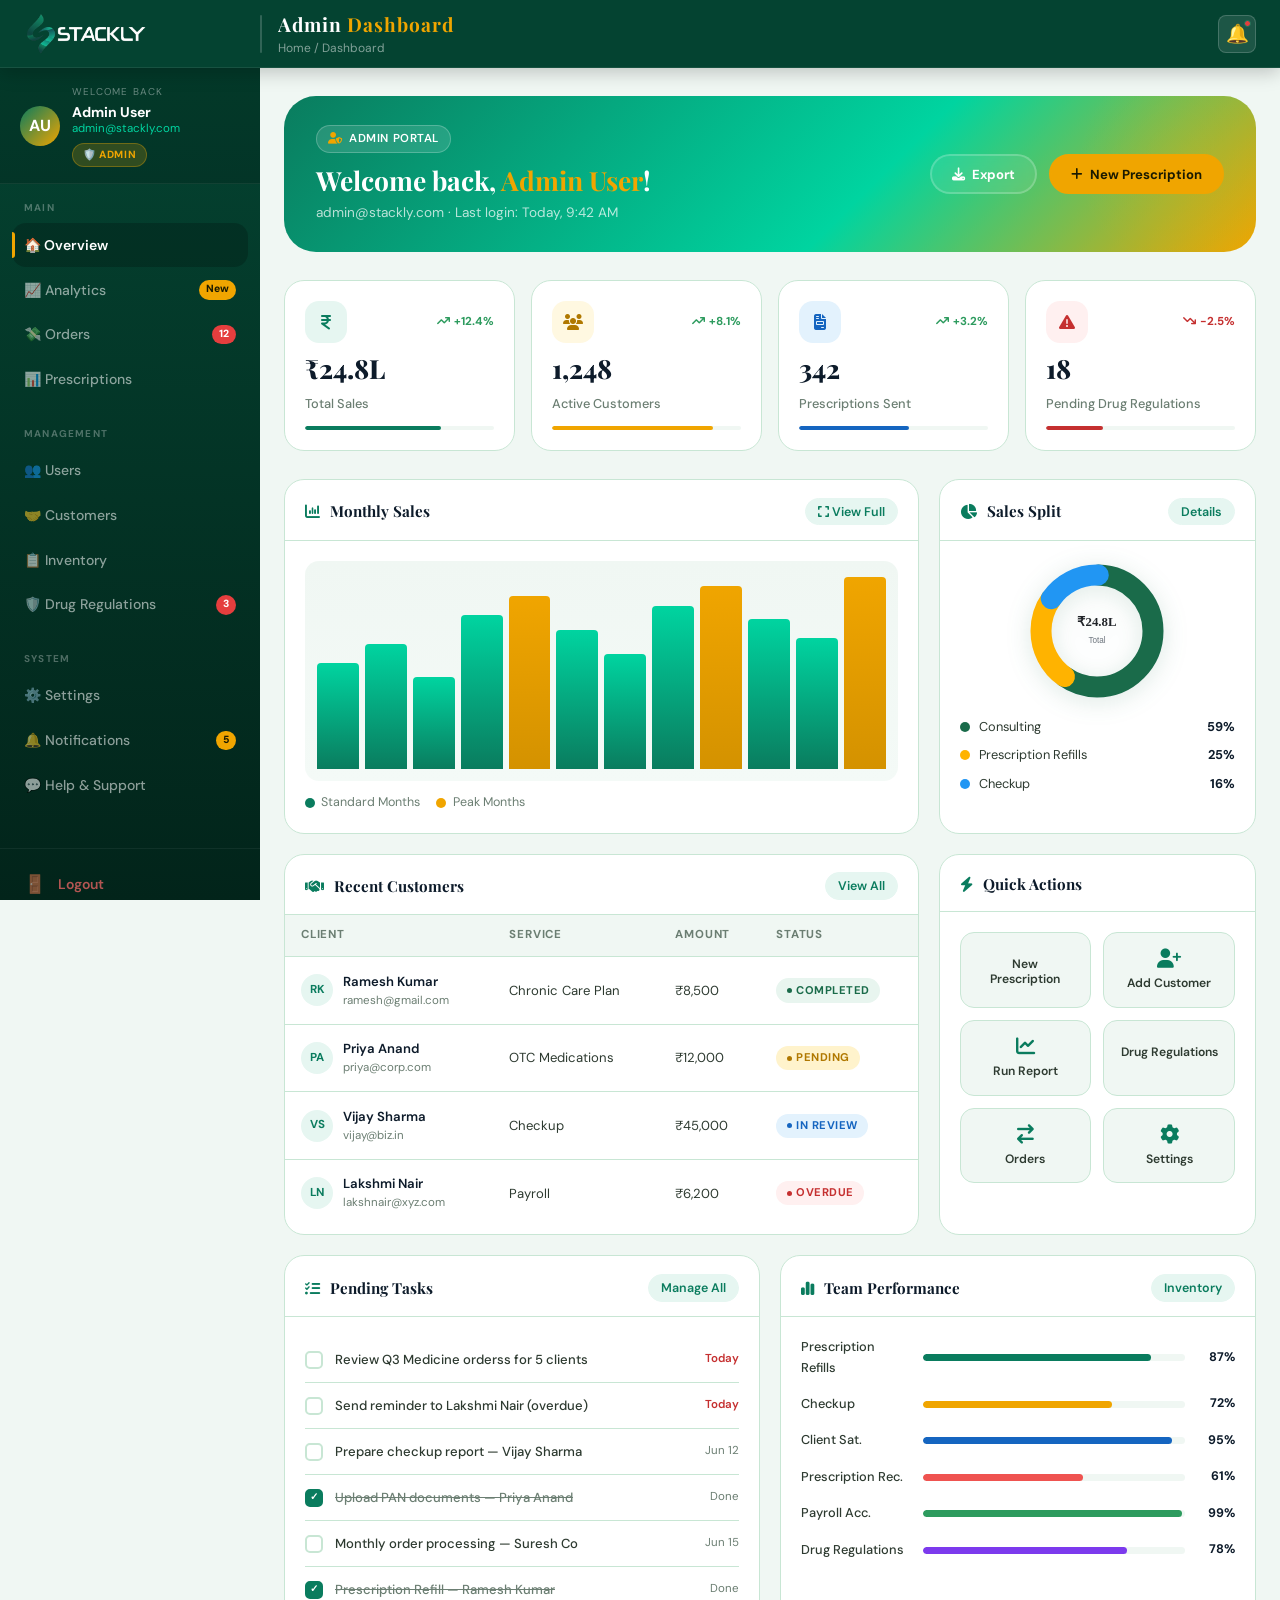
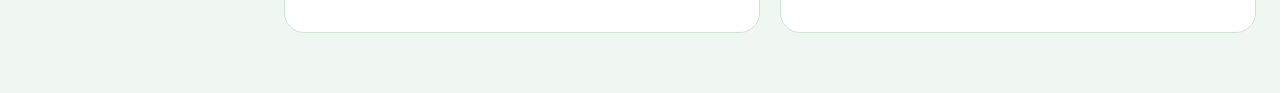
<file: customer-dashboard.html>
﻿<!DOCTYPE html>
<html lang="en">
<head>
  <meta charset="UTF-8">
  <meta name="viewport" content="width=device-width, initial-scale=1.0, maximum-scale=1">
  <link rel="icon" href="assets/top-logo.webp">
  <link rel="apple-touch-icon" href="assets/logo.webp">
  <title>My Account — Stackly Pharmacy</title>
  <link rel="preconnect" href="https://fonts.googleapis.com">
  <link rel="preconnect" href="https://fonts.gstatic.com" crossorigin>
  <link href="https://fonts.googleapis.com/css2?family=Playfair+Display:wght@400;600;700;800&family=DM+Sans:wght@300;400;500;600;700&display=swap" rel="stylesheet">
  <link rel="stylesheet" href="https://cdnjs.cloudflare.com/ajax/libs/font-awesome/6.5.0/css/all.min.css" />
  <style>
    :root {
      --primary: #0a7c5e;
      --primary-light: #00d4a0;
      --primary-pale: #e6f6f1;
      --primary-dark: #075b44;
      --accent: #f0a500;
      --accent2: #00C9A7;
      --secondary: #FFB300;
      --dark: #0d1b2a;
      --dark2: #142436;
      --text: #2d3a30;
      --text-light: #6b7e72;
      --light: #f4faf7;
      --border: #C8E6D4;
      --border-light: #E0F2EC;
      --bg: #f0f7f3;
      --sidebar-w: 264px;
      --dash-header-h: 66px;
      --font-display: 'Playfair Display', Georgia, serif;
      --font-body: 'DM Sans', 'Segoe UI', sans-serif;
      --font-heading: 'DM Sans', 'Segoe UI', sans-serif;
      --radius: 14px;
      --radius-sm: 8px;
      --radius-lg: 20px;
      --radius-full: 9999px;
      --shadow: 0 4px 20px rgba(26,107,74,0.13);
      --shadow-lg: 0 12px 40px rgba(26,107,74,0.18);
      --transition: all 0.25s cubic-bezier(0.25,0.46,0.45,0.94);
      --ease-bounce: cubic-bezier(0.34,1.56,0.64,1);
    }
    *, *::before, *::after { margin:0; padding:0; box-sizing:border-box; }
    html { overflow-x:hidden; -webkit-text-size-adjust:100%; }
    body { font-family:var(--font-body); background:var(--bg); color:var(--text); overflow-x:hidden; -webkit-font-smoothing:antialiased; }
    a { color:inherit; text-decoration:none; }
    img { display:block; max-width:100%; }
    button { cursor:pointer; font-family:inherit; }

    .dashboard-wrap { display:flex; min-height:100vh; }

    .sidebar-overlay {
      display:none; position:fixed; inset:0;
      background:rgba(0,0,0,0.52); z-index:999;
      backdrop-filter:blur(2px);
    }
    .sidebar-overlay.show { display:block; }

    .sidebar {
      width:var(--sidebar-w);
      background:linear-gradient(180deg, var(--dark) 0%, var(--dark2) 100%);
      position:fixed; left:0; top:var(--dash-header-h); bottom:0; z-index:1000;
      display:flex; flex-direction:column;
      transition:var(--transition);
      overflow-y:auto; overflow-x:hidden;
      overscroll-behavior:contain;
    }
    .sidebar::-webkit-scrollbar { width:3px; }
    .sidebar::-webkit-scrollbar-thumb { background:var(--primary-light); border-radius:2px; }

    .sidebar-welcome {
      padding:18px 20px 16px;
      border-bottom:1px solid rgba(255,255,255,0.07);
      background:linear-gradient(180deg, rgba(26,107,74,0.18) 0%, transparent 100%);
    }
    .sidebar-welcome-label {
      font-size:0.68rem; letter-spacing:1.5px; text-transform:uppercase;
      color:rgba(255,255,255,0.4); margin-bottom:7px;
    }
    .sidebar-welcome-name {
      font-family:var(--font-display); font-size:1rem; color:white;
      margin-bottom:3px; line-height:1.3;
      word-break:break-word; overflow-wrap:break-word;
    }
    .sidebar-welcome-email { font-size:0.78rem; color:var(--accent2); word-break:break-all; overflow-wrap:break-word; line-height:1.35; }
    .sidebar-welcome-badge {
      display:inline-flex; align-items:center; gap:4px; margin-top:8px;
      background:rgba(255,179,0,0.18); border:1px solid rgba(255,179,0,0.3);
      color:var(--secondary); font-size:0.65rem; font-weight:700;
      padding:3px 10px; border-radius:var(--radius-full); letter-spacing:0.06em;
    }

    .sidebar-nav { flex:1; padding:14px 10px; }
    .sidebar-section { margin-bottom:18px; }
    .sidebar-section-title {
      font-size:0.62rem; letter-spacing:0.13em; text-transform:uppercase;
      color:rgba(255,255,255,0.28); padding:0 10px 8px; font-weight:700;
    }
    .sidebar-link {
      display:flex; align-items:center; gap:12px; padding:10px 10px;
      color:rgba(255,255,255,0.55); font-size:0.875rem; font-weight:500;
      transition:var(--transition); cursor:pointer;
      text-decoration:none; white-space:nowrap; position:relative;
      border-radius:var(--radius-sm);
    }
    .sidebar-link::before {
      content:''; position:absolute; left:0; top:18%; bottom:18%;
      width:3px; background:var(--accent);
      border-radius:0 3px 3px 0;
      transform:scaleY(0); transition:transform 0.3s ease;
    }
    .sidebar-link:hover { background:rgba(255,255,255,0.06); color:rgba(255,255,255,0.9); }
    .sidebar-link.active {
      background:linear-gradient(135deg, rgba(26,107,74,0.28) 0%, rgba(46,204,135,0.10) 100%);
      color:#fff; font-weight:600;
    }
    .sidebar-link:hover::before, .sidebar-link.active::before { transform:scaleY(1); }
    .sidebar-link-icon { font-size:1.1rem; width:22px; text-align:center; flex-shrink:0; }
    .sidebar-link-badge {
      margin-left:auto; background:var(--primary); color:white; font-size:0.65rem;
      padding:2px 7px; border-radius:var(--radius-full); font-weight:800;
    }

    .sidebar-footer { padding:10px; border-top:1px solid rgba(255,255,255,0.07); }
    .sidebar-logout {
      display:flex; align-items:center; gap:12px; padding:10px;
      border-radius:var(--radius-sm); font-size:0.875rem; font-weight:600;
      color:rgba(239,83,80,0.75); cursor:pointer; transition:var(--transition); width:100%;
      background:none; border:none;
    }
    .sidebar-logout:hover { background:rgba(229,57,53,0.12); color:#fc8181; }

    .main-content {
      flex:1; margin-left:var(--sidebar-w);
      transition:var(--transition); padding-top:var(--dash-header-h);
      min-width:0; max-width:100%; width:calc(100% - var(--sidebar-w));
    }

    .top-header {
      position:fixed; top:0; left:0; width:100%; height:var(--dash-header-h);
      z-index:1100; background:var(--dark);
      backdrop-filter:blur(12px);
      display:flex; align-items:center;
      padding:0 20px; gap:12px;
      border-bottom:1px solid rgba(255,255,255,0.08);
      box-shadow:0 4px 20px rgba(0,0,0,0.25);
    }

    .header-logo-zone {
      width:calc(var(--sidebar-w) - 40px);
      flex-shrink:0;
      display:flex; align-items:center; gap:10px;
    }
    .header-logo {
      display:flex; align-items:center; flex-shrink:0;
      text-decoration:none; height:46px;
    }
    .header-logo img {
      height:42px; width:auto; max-width:140px; object-fit:contain;
    }
    .header-logo-fallback {
      font-family:var(--font-display); font-size:1.35rem;
      color:var(--accent); letter-spacing:2px;
    }
    .header-separator {
      width:1.5px; height:38px;
      background:rgba(255,255,255,0.12);
      border-radius:1px; flex-shrink:0;
    }
    .header-meta { flex:1; min-width:0; overflow:hidden; }
    .header-title {
      font-family:var(--font-display); font-size:1.2rem; color:#fff;
      letter-spacing:1px; white-space:nowrap; overflow:hidden; text-overflow:ellipsis;
    }
    .header-breadcrumb {
      font-size:0.75rem; color:rgba(255,255,255,0.5);
      white-space:nowrap; overflow:hidden; text-overflow:ellipsis;
    }
    .header-right { display:flex; align-items:center; gap:8px; flex-shrink:0; margin-left:auto; }

    .menu-toggle {
      display:none; flex-shrink:0;
      background:rgba(255,255,255,0.1); border:1.5px solid rgba(255,255,255,0.2);
      border-radius:9px; cursor:pointer; color:#fff;
      width:40px; height:40px; position:relative;
      align-items:center; justify-content:center;
    }
    .menu-toggle span {
      position:absolute; left:50%; top:50%;
      transform:translate(-50%,-50%); transition:var(--transition);
      line-height:1; font-size:1.1rem;
    }
    .menu-toggle .close-icon { opacity:0; transform:translate(-50%,-50%) rotate(-90deg); }
    .menu-toggle.open .menu-icon { opacity:0; transform:translate(-50%,-50%) rotate(90deg); }
    .menu-toggle.open .close-icon { opacity:1; transform:translate(-50%,-50%) rotate(0deg); }

    .header-icon-btn {
      width:40px; height:40px;
      background:rgba(255,255,255,0.08); border:1px solid rgba(255,255,255,0.16);
      border-radius:50%; display:flex; align-items:center; justify-content:center;
      font-size:1.05rem; cursor:pointer; transition:var(--transition);
      position:relative; text-decoration:none; color:#fff;
    }
    .header-icon-btn:hover { background:var(--primary); border-color:var(--primary); transform:scale(1.1); }
    .header-notif-badge {
      position:absolute; top:-2px; right:-2px; width:17px; height:17px;
      background:var(--primary-light); color:white; font-size:0.6rem;
      border-radius:50%; display:flex; align-items:center; justify-content:center;
      font-weight:800; border:2px solid var(--dark);
    }

    .dashboard-content { padding:28px 32px; max-width:100%; box-sizing:border-box; }
    body.no-scroll { overflow:hidden; }

    .welcome-banner {
      background:linear-gradient(135deg, var(--primary) 0%, var(--primary-light) 60%, var(--accent) 100%);
      border-radius:var(--radius-lg); padding:32px; color:white;
      margin-bottom:28px; position:relative; overflow:hidden;
      animation:slideIn 0.5s ease forwards;
    }
    .welcome-banner::before {
      content:''; position:absolute; right:-10px; top:50%;
      transform:translateY(-50%); font-size:5.5rem; opacity:0.1; pointer-events:none;
    }
    .welcome-banner h2 {
      font-family:var(--font-display); font-size:1.75rem; letter-spacing:1.5px;
      margin-bottom:8px; position:relative;
      word-break:break-word; overflow-wrap:break-word;
    }
    .welcome-banner p { opacity:0.9; font-size:0.93rem; position:relative; max-width:480px; line-height:1.6; }
    .welcome-banner-btns { display:flex; gap:12px; margin-top:18px; position:relative; flex-wrap:wrap; }

    .btn {
      display:inline-flex; align-items:center; gap:6px;
      padding:10px 20px; border-radius:var(--radius-full);
      font-family:var(--font-body); font-size:0.875rem; font-weight:600;
      cursor:pointer; transition:var(--transition); border:2px solid transparent;
      text-decoration:none;
    }
    .btn-primary { background:var(--primary); color:white; border-color:var(--primary); }
    .btn-primary:hover { background:var(--primary-dark); border-color:var(--primary-dark); transform:translateY(-2px); box-shadow:var(--shadow); }
    .btn-outline { background:transparent; color:white; border-color:rgba(255,255,255,0.6); }
    .btn-outline:hover { background:rgba(255,255,255,0.15); }
    .btn-dark { background:var(--dark); color:white; }
    .btn-dark:hover { background:white; color:var(--dark); }
    .btn-sm { padding:7px 16px; font-size:0.82rem; }
    .btn-green { background:var(--primary); color:#fff; border-color:var(--primary); }
    .btn-green:hover { background:var(--primary-light); transform:translateY(-2px); }

    .profile-card {
      background:white; border-radius:var(--radius-lg); padding:28px;
      border:1.5px solid var(--border); text-align:center; margin-bottom:28px;
      transition:var(--transition); animation:slideIn 0.5s 0.1s ease both;
    }
    .profile-card:hover { box-shadow:var(--shadow-lg); border-color:var(--primary); }
    .profile-avatar {
      width:88px; height:88px;
      background:linear-gradient(135deg, var(--primary), var(--accent));
      border-radius:50%; display:flex; align-items:center; justify-content:center;
      font-size:2.4rem; margin:0 auto 14px;
      border:4px solid white; box-shadow:0 8px 28px rgba(26,107,74,0.3);
      animation:floatAvatar 3s ease-in-out infinite;
    }
    @keyframes floatAvatar { 0%,100%{transform:translateY(0);} 50%{transform:translateY(-7px);} }
    .profile-name { font-family:var(--font-display); font-size:1.45rem; color:var(--dark); letter-spacing:1px; margin-bottom:5px; word-break:break-word; overflow-wrap:break-word; }
    .profile-email { color:var(--text-light); font-size:0.88rem; margin-bottom:14px; word-break:break-all; overflow-wrap:break-word; }
    .profile-meta { display:flex; justify-content:center; gap:24px; flex-wrap:wrap; }
    .profile-meta-item { text-align:center; }
    .profile-meta-value { font-family:var(--font-display); font-size:1.3rem; color:var(--primary); font-weight:700; }
    .profile-meta-label { font-size:0.72rem; color:var(--text-light); text-transform:uppercase; letter-spacing:1px; }
    .profile-badge {
      display:inline-flex; align-items:center; gap:5px;
      background:rgba(255,179,0,0.12); border:1px solid rgba(255,179,0,0.3);
      color:#9A6700; font-size:0.78rem; font-weight:600;
      padding:5px 14px; border-radius:20px; margin-top:14px;
    }

    .stats-row {
      display:grid; grid-template-columns:repeat(4,1fr);
      gap:18px; margin-bottom:28px;
    }
    .stat-card {
      background:white; border-radius:var(--radius); padding:20px;
      border:1.5px solid var(--border); transition:var(--transition);
      text-align:center; animation:slideIn 0.5s ease both;
    }
    .stat-card:hover { transform:translateY(-5px); box-shadow:var(--shadow); border-color:var(--primary); }
    .stat-card-icon {
      width:52px; height:52px; border-radius:50%;
      display:flex; align-items:center; justify-content:center;
      font-size:1.5rem; margin:0 auto 12px; transition:var(--transition);
    }
    .stat-card-icon.green { background:rgba(26,107,74,0.1); }
    .stat-card-icon.gold { background:rgba(255,179,0,0.12); }
    .stat-card-icon.teal { background:rgba(0,201,167,0.1); }
    .stat-card-icon.emerald { background:rgba(46,204,135,0.12); }
    .stat-card:hover .stat-card-icon { transform:scale(1.15) rotate(10deg); }
    .stat-card-value { font-family:var(--font-display); font-size:1.55rem; color:var(--dark); font-weight:700; }
    .stat-card-label { font-size:0.78rem; color:var(--text-light); margin-top:4px; }

    .section-card {
      background:white; border-radius:var(--radius-lg); padding:24px;
      border:1.5px solid var(--border); max-width:100%; box-sizing:border-box;
      margin-bottom:20px; min-width:0;
    }
    .section-card-header {
      display:flex; justify-content:space-between; align-items:center; margin-bottom:20px;
      flex-wrap:wrap; gap:10px;
    }
    .section-card-title { font-family:var(--font-display); font-size:1.1rem; color:var(--dark); font-weight:700; }

    .two-col { display:grid; grid-template-columns:1fr 1fr; gap:20px; margin-bottom:20px; min-width:0; }
    .two-col > * { min-width:0; overflow:hidden; }

    .order-card {
      background:var(--light); border-radius:var(--radius); padding:16px;
      border:1.5px solid var(--border-light); transition:var(--transition);
      margin-bottom:12px; display:flex; gap:14px; align-items:center;
      min-width:0; overflow:hidden;
    }
    .order-card:hover { transform:translateX(4px); border-color:var(--primary); box-shadow:var(--shadow); }
    .order-img {
      width:68px; height:68px; border-radius:var(--radius-sm);
      object-fit:cover; flex-shrink:0;
    }
    .order-img-placeholder {
      width:68px; height:68px; border-radius:var(--radius-sm);
      background:linear-gradient(135deg, var(--primary-pale), var(--border));
      display:flex; align-items:center; justify-content:center;
      font-size:1.8rem; flex-shrink:0;
    }
    .order-details { flex:1; min-width:0; }
    .order-name { font-family:var(--font-heading); font-size:0.95rem; font-weight:600; color:var(--dark); margin-bottom:3px; }
    .order-meta { font-size:0.78rem; color:var(--text-light); margin-bottom:7px; }
    .order-status {
      display:inline-flex; align-items:center; gap:5px;
      padding:3px 10px; border-radius:12px; font-size:0.73rem; font-weight:600;
    }
    .status-confirmed { background:rgba(26,107,74,0.1); color:var(--primary); }
    .status-pending { background:rgba(255,179,0,0.15); color:#9A6700; }
    .status-cancelled { background:rgba(239,83,80,0.1); color:#c0392b; }
    .status-dot { width:5px; height:5px; border-radius:50%; background:currentColor; }
    .order-price { font-family:var(--font-display); font-size:1.2rem; color:var(--primary); font-weight:700; flex-shrink:0; }

    .order-action-btn {
      padding:5px 12px; border-radius:var(--radius-full);
      font-size:0.72rem; font-weight:700;
      border:1.5px solid var(--primary); color:var(--primary);
      background:transparent; transition:var(--transition); cursor:pointer;
      white-space:nowrap;
    }
    .order-action-btn:hover { background:var(--primary); color:white; }

    .res-item {
      display:flex; gap:14px; padding:14px; background:var(--light);
      border-radius:var(--radius-sm); margin-bottom:10px; transition:var(--transition);
      border-left:3px solid transparent; align-items:center;
    }
    .res-item:hover { border-left-color:var(--primary); transform:translateX(4px); background:var(--primary-pale); }
    .res-date {
      width:52px; height:52px; background:var(--primary); border-radius:var(--radius-sm);
      display:flex; flex-direction:column; align-items:center; justify-content:center;
      color:white; flex-shrink:0;
    }
    .res-date-day { font-family:var(--font-display); font-size:1.2rem; line-height:1; font-weight:700; }
    .res-date-month { font-size:0.68rem; text-transform:uppercase; opacity:0.85; }
    .res-details h4 { font-weight:600; font-size:0.92rem; color:var(--dark); margin-bottom:3px; }
    .res-details p { font-size:0.78rem; color:var(--text-light); }
    .res-badge {
      margin-left:auto; padding:3px 10px; border-radius:var(--radius-full);
      font-size:0.68rem; font-weight:700; flex-shrink:0;
    }
    .res-badge.confirmed { background:rgba(26,107,74,0.1); color:var(--primary); }
    .res-badge.upcoming { background:rgba(255,179,0,0.12); color:#9A6700; }

    .fav-grid { display:grid; grid-template-columns:repeat(3,1fr); gap:14px; }
    .fav-item {
      background:white; border-radius:var(--radius); overflow:hidden;
      border:1.5px solid var(--border); transition:var(--transition); cursor:pointer;
    }
    .fav-item:hover { transform:translateY(-5px); border-color:var(--primary); box-shadow:var(--shadow); }
    .fav-item-img { width:100%; height:120px; object-fit:cover; transition:transform 0.5s ease; }
    .fav-item-img-placeholder {
      width:100%; height:120px;
      background:linear-gradient(135deg, var(--primary-pale), var(--border));
      display:flex; align-items:center; justify-content:center; font-size:2.5rem;
    }
    .fav-item:hover .fav-item-img { transform:scale(1.08); }
    .fav-item-body { padding:12px; }
    .fav-item-name { font-weight:600; font-size:0.87rem; color:var(--dark); margin-bottom:2px; }
    .fav-item-desc { font-size:0.72rem; color:var(--text-light); margin-bottom:5px; line-height:1.4; }
    .fav-item-price { font-family:var(--font-display); font-size:1.05rem; color:var(--primary); font-weight:700; }
    .fav-item-footer { display:flex; justify-content:space-between; align-items:center; margin-top:8px; }
    .fav-heart { font-size:1rem; color:#e74c3c; }

    .reward-card {
      background:linear-gradient(135deg, var(--dark) 0%, var(--dark2) 100%);
      border-radius:var(--radius-lg); padding:24px; color:white;
      position:relative; overflow:hidden; margin-bottom:24px;
    }
    .reward-card::before {
      content:'⭐'; position:absolute; right:-15px; top:-15px;
      font-size:8rem; opacity:0.04; pointer-events:none;
    }
    .reward-card-title { font-family:var(--font-display); font-size:1.35rem; letter-spacing:1.5px; margin-bottom:7px; }
    .reward-card-text { color:rgba(255,255,255,0.68); font-size:0.88rem; margin-bottom:14px; line-height:1.55; }
    .reward-progress {
      background:rgba(255,255,255,0.1); border-radius:10px; height:9px;
      overflow:hidden; margin-bottom:8px;
    }
    .reward-progress-bar {
      height:100%;
      background:linear-gradient(to right, var(--primary-light), var(--accent));
      border-radius:10px; width:65%; transition:width 1.2s ease;
    }
    .reward-progress-text { font-size:0.78rem; color:rgba(255,255,255,0.55); }
    .reward-tiers { display:flex; gap:10px; margin-top:14px; flex-wrap:wrap; }
    .reward-tier {
      background:rgba(255,255,255,0.07); border:1px solid rgba(255,255,255,0.12);
      border-radius:var(--radius-sm); padding:8px 14px; text-align:center; flex:1; min-width:70px;
    }
    .reward-tier.active { background:rgba(26,107,74,0.3); border-color:var(--accent2); }
    .reward-tier-name { font-size:0.72rem; color:rgba(255,255,255,0.5); text-transform:uppercase; letter-spacing:0.08em; }
    .reward-tier-pts { font-family:var(--font-display); font-size:1rem; color:white; font-weight:700; }
    .reward-tier.active .reward-tier-name { color:var(--accent2); }

    .insight-panel {
      background:linear-gradient(180deg, var(--light) 0%, #fff 100%);
      border:1.5px solid var(--border-light); border-radius:var(--radius);
      padding:16px; display:flex; flex-direction:column; gap:12px;
      min-width:0; overflow:hidden;
    }
    .insight-panel.dark {
      background:linear-gradient(135deg, var(--dark) 0%, var(--dark2) 100%);
      color:#fff; border-color:rgba(255,255,255,0.07);
    }
    .insight-kicker {
      font-size:0.68rem; letter-spacing:1.5px; text-transform:uppercase;
      color:var(--primary); font-weight:700;
    }
    .insight-panel.dark .insight-kicker { color:var(--accent2); }
    .insight-title { font-family:var(--font-display); font-size:1.1rem; color:var(--dark); letter-spacing:0.5px; word-break:break-word; }
    .insight-panel.dark .insight-title { color:#fff; }
    .insight-text { color:var(--text-light); font-size:0.82rem; line-height:1.6; word-break:break-word; }
    .insight-panel.dark .insight-text { color:rgba(255,255,255,0.62); }
    .insight-stat-row { display:grid; grid-template-columns:repeat(2,1fr); gap:8px; min-width:0; }
    .insight-stat {
      background:rgba(255,255,255,0.7); border:1px solid var(--border-light);
      border-radius:var(--radius-sm); padding:10px; min-width:0; overflow:hidden;
    }
    .insight-panel.dark .insight-stat { background:rgba(255,255,255,0.07); border-color:rgba(255,255,255,0.09); }
    .insight-stat strong { display:block; color:var(--dark); font-family:var(--font-display); font-size:1.05rem; word-break:break-all; }
    .insight-panel.dark .insight-stat strong { color:#fff; }
    .insight-stat span { display:block; color:var(--text-light); font-size:0.68rem; margin-top:2px; }
    .insight-panel.dark .insight-stat span { color:rgba(255,255,255,0.52); }

    .mini-list { display:flex; flex-direction:column; gap:8px; }
    .mini-list-item {
      display:flex; justify-content:space-between; gap:10px; align-items:center;
      padding:8px 0; border-top:1px solid var(--border-light); font-size:0.8rem;
    }
    .mini-list-item:first-child { border-top:0; padding-top:0; }
    .mini-list-item b { color:var(--dark); font-weight:600; }
    .mini-list-item span { color:var(--text-light); text-align:right; }
    .insight-panel.dark .mini-list-item { border-color:rgba(255,255,255,0.08); }
    .insight-panel.dark .mini-list-item b { color:#fff; }
    .insight-panel.dark .mini-list-item span { color:rgba(255,255,255,0.55); }

    .offers-grid { display:grid; grid-template-columns:repeat(2,1fr); gap:14px; }
    .offer-card {
      border-radius:var(--radius); padding:20px; color:white;
      position:relative; overflow:hidden; transition:var(--transition);
    }
    .offer-card:hover { transform:translateY(-4px); box-shadow:var(--shadow-lg); }
    .offer-card::after { content:''; position:absolute; inset:0; pointer-events:none; }
    .offer-card-discount {
      font-family:var(--font-display); font-size:1.3rem; letter-spacing:1.5px; margin-bottom:6px; font-weight:700;
    }
    .offer-card-desc { font-size:0.87rem; opacity:0.9; margin-bottom:12px; line-height:1.5; }
    .offer-code {
      background:rgba(255,255,255,0.2); padding:6px 14px; border-radius:20px;
      font-weight:700; font-size:0.78rem; display:inline-block;
    }
    .offer-emoji { position:absolute; right:-10px; top:-10px; font-size:5rem; opacity:0.1; pointer-events:none; }
    .offer-expiry { font-size:0.72rem; opacity:0.65; margin-top:8px; }

    .coupons-grid {
      display:grid; grid-template-columns:repeat(3,1fr); gap:14px;
      overflow-x:scroll;
      overflow-y:hidden;
      padding:8px 8px 16px 8px;
      margin:-8px -8px 0 -8px;
      scrollbar-width:thin;
      scrollbar-color:var(--primary) var(--border-light);
    }
    .coupons-grid::-webkit-scrollbar { height:6px; }
    .coupons-grid::-webkit-scrollbar-track { background:var(--border-light); border-radius:10px; }
    .coupons-grid::-webkit-scrollbar-thumb { background:var(--primary); border-radius:10px; }
    .coupon-card {
      background:white; border-radius:var(--radius); padding:18px; text-align:center;
      border:2px dashed var(--primary); transition:var(--transition); position:relative; overflow:hidden;
    }
    .coupon-card:hover { transform:translateY(-3px); box-shadow:var(--shadow); }
    .coupon-card::before, .coupon-card::after {
      content:''; position:absolute; width:18px; height:18px; background:var(--bg);
      border-radius:50%; top:50%; transform:translateY(-50%);
    }
    .coupon-card::before { left:-9px; }
    .coupon-card::after { right:-9px; }
    .coupon-value { font-family:var(--font-display); font-size:1.4rem; color:var(--primary); font-weight:800; margin-bottom:5px; }
    .coupon-desc { font-size:0.78rem; color:var(--text-light); margin-bottom:10px; line-height:1.4; }
    .coupon-code {
      background:var(--primary-pale); padding:5px 12px; border-radius:15px;
      font-weight:700; font-size:0.72rem; color:var(--primary); display:inline-block; letter-spacing:0.05em;
    }
    .coupon-expiry { font-size:0.68rem; color:var(--text-light); margin-top:7px; }

    .notif-list { display:flex; flex-direction:column; gap:10px; }
    .notif-item {
      display:flex; gap:12px; padding:14px 16px; background:var(--light);
      border-radius:var(--radius-sm); border-left:3px solid var(--primary);
      transition:var(--transition); align-items:flex-start;
    }
    .notif-item:hover { background:var(--primary-pale); transform:translateX(3px); }
    .notif-item.gold { border-left-color:var(--secondary); }
    .notif-item.teal { border-left-color:var(--accent2); }
    .notif-icon { font-size:1.4rem; flex-shrink:0; margin-top:1px; }
    .notif-body { flex:1; min-width:0; }
    .notif-text { font-weight:600; font-size:0.88rem; color:var(--dark); line-height:1.4; }
    .notif-time { font-size:0.72rem; color:var(--text-light); margin-top:3px; }
    .notif-unread {
      width:8px; height:8px; background:var(--primary); border-radius:50%;
      flex-shrink:0; margin-top:5px;
    }

    .settings-grid { display:grid; grid-template-columns:1.2fr 0.8fr; gap:16px; }
    .settings-stack { display:flex; flex-direction:column; gap:14px; }
    .settings-panel {
      background:var(--light); border:1.5px solid var(--border-light);
      border-radius:var(--radius); padding:18px;
    }
    .settings-panel-title {
      font-weight:700; color:var(--dark); font-size:0.93rem;
      margin-bottom:14px; display:flex; align-items:center; gap:7px;
    }
    .settings-fields { display:grid; grid-template-columns:1fr 1fr; gap:12px; }
    .settings-field label {
      display:block; font-weight:700; font-size:0.68rem; letter-spacing:1.2px;
      text-transform:uppercase; color:var(--text-light); margin-bottom:6px;
    }
    .settings-input {
      width:100%; padding:11px 13px;
      border:1.5px solid var(--border);
      border-radius:var(--radius-sm);
      font-family:var(--font-body); font-size:0.87rem; background:#fff;
      transition:border-color 0.2s;
      color:var(--text);
    }
    .settings-input:focus { outline:none; border-color:var(--primary); }
    .settings-option {
      display:flex; justify-content:space-between; gap:12px; align-items:center;
      padding:11px 0; border-top:1px solid var(--border-light);
    }
    .settings-option:first-of-type { border-top:0; padding-top:0; }
    .settings-option b { display:block; font-size:0.84rem; color:var(--dark); font-weight:600; }
    .settings-option span { display:block; font-size:0.73rem; color:var(--text-light); margin-top:2px; }
    .settings-toggle {
      width:44px; height:24px; border-radius:20px; border:0;
      background:var(--primary); position:relative; flex-shrink:0; cursor:pointer;
      transition:background 0.2s;
    }
    .settings-toggle::after {
      content:''; position:absolute; width:18px; height:18px; border-radius:50%;
      background:#fff; right:3px; top:3px; box-shadow:0 2px 5px rgba(0,0,0,0.18);
      transition:right 0.2s, left 0.2s;
    }
    .settings-toggle.off { background:#bac9bf; }
    .settings-toggle.off::after { right:auto; left:3px; }

    .loyalty-grid { display:grid; grid-template-columns:1fr 1fr; gap:14px; margin-top:14px; }
    .loyalty-hist-item {
      display:flex; align-items:center; gap:12px; padding:12px;
      background:var(--light); border-radius:var(--radius-sm); border:1.5px solid var(--border-light);
    }
    .loyalty-hist-icon {
      width:38px; height:38px; border-radius:50%;
      display:flex; align-items:center; justify-content:center; font-size:1.1rem; flex-shrink:0;
    }
    .loyalty-hist-icon.earn { background:rgba(26,107,74,0.12); }
    .loyalty-hist-icon.redeem { background:rgba(255,179,0,0.12); }
    .loyalty-hist-body { flex:1; }
    .loyalty-hist-title { font-weight:600; font-size:0.82rem; color:var(--dark); }
    .loyalty-hist-date { font-size:0.7rem; color:var(--text-light); margin-top:2px; }
    .loyalty-hist-pts { font-family:var(--font-display); font-size:1rem; font-weight:700; flex-shrink:0; }
    .loyalty-hist-pts.positive { color:var(--primary); }
    .loyalty-hist-pts.negative { color:#c0392b; }

    .spend-bars { display:flex; align-items:flex-end; gap:6px; height:80px; margin-top:8px; }
    .spend-bar-wrap { flex:1; display:flex; flex-direction:column; align-items:center; gap:4px; }
    .spend-bar {
      width:100%; border-radius:4px 4px 0 0;
      background:linear-gradient(to top, var(--primary), var(--accent));
      transition:height 1s ease, opacity 0.3s;
      min-height:4px;
    }
    .spend-bar.faded { opacity:0.35; }
    .spend-bar-label { font-size:0.62rem; color:var(--text-light); }

    @keyframes slideIn { from{opacity:0;transform:translateY(16px);}to{opacity:1;transform:translateY(0);} }
    .animate-in { animation:slideIn 0.45s ease both; }
    .delay-1 { animation-delay:0.08s; }
    .delay-2 { animation-delay:0.16s; }
    .delay-3 { animation-delay:0.24s; }
    .delay-4 { animation-delay:0.32s; }

    .toast-popup {
      position:fixed; top:80px; right:20px;
      background:white; border:1.5px solid var(--border);
      border-left:4px solid var(--primary);
      border-radius:var(--radius); padding:14px 18px;
      font-size:0.875rem; color:var(--dark);
      z-index:9999; max-width:290px;
      transform:translateX(130%); transition:transform 0.4s var(--ease-bounce);
      box-shadow:var(--shadow-lg);
    }
    .toast-popup.show { transform:translateX(0); }
    .toast-popup strong { display:block; margin-bottom:3px; font-size:0.92rem; }

    @media (max-width:1200px) {
      .stats-row { grid-template-columns:repeat(2,1fr); }
      .fav-grid { grid-template-columns:repeat(2,1fr); }
      .coupons-grid { grid-template-columns:repeat(2,1fr); }
      .settings-grid { grid-template-columns:1fr; }
    }
    @media (max-width:992px) {
      :root { --dash-header-h:60px; }
      .sidebar {
        transform:translateX(-100%);
        width:min(272px, 88vw);
        top:var(--dash-header-h);
        height:calc(100dvh - var(--dash-header-h)); bottom:auto;
        z-index:1050;
      }
      .sidebar.open { transform:translateX(0); }
      .sidebar-overlay { top:var(--dash-header-h); height:calc(100dvh - var(--dash-header-h)); }
      .main-content {
        margin-left:0;
        width:100%;
        max-width:100vw;
        overflow-x:hidden;
        padding-top:var(--dash-header-h);
      }
      .menu-toggle { display:flex; }
      .dashboard-content { width:100%; max-width:100%; overflow-x:hidden; box-sizing:border-box; }

      .top-header {
        position:fixed; left:0; right:0; top:0; width:100%;
        padding:0 12px; gap:8px;
        background:var(--dark);
        border-bottom:1px solid rgba(255,255,255,0.08);
        justify-content:flex-start;
      }
      .header-logo-zone {
        width:auto; flex:1;
        display:flex; align-items:center; gap:8px; min-width:0;
      }
      .header-separator { display:none; }
      .header-meta { display:none; }
      .header-right { margin-left:0; }

      .two-col { grid-template-columns:1fr; width:100%; }
      .two-col > * { width:100%; min-width:0; max-width:100%; overflow:hidden; }
    }
    @media (max-width:768px) {
      .dashboard-content { padding:18px 14px; }
      .two-col { grid-template-columns:1fr; width:100%; }
      .two-col > * { width:100%; min-width:0; max-width:100%; }
      .offers-grid { grid-template-columns:1fr; }
      .loyalty-grid { grid-template-columns:1fr; }
      .welcome-banner { padding:22px 18px; }
      .welcome-banner h2 { font-size:1.4rem; }
      .welcome-banner::before { font-size:3rem; right:-20px; }
      
      .chart-container { padding-bottom: 4px; }
      .chart-container svg { min-height:220px; width:100%; }
    }
    @media (max-width:600px) {
      .stats-row { grid-template-columns:1fr 1fr; }
      .fav-grid { grid-template-columns:1fr; }
      
      .coupons-grid {
        display:flex !important;
        flex-direction:row !important;
        grid-template-columns:unset !important;
        overflow-x:scroll !important;
        gap:12px;
        padding:8px 8px 16px 8px !important;
        margin:-8px -8px 0 -8px !important;
        -webkit-overflow-scrolling:touch;
        
        overflow-y:hidden;
        scrollbar-width:thin;
        scrollbar-color:var(--primary) var(--border-light);
      }
      .coupons-grid::-webkit-scrollbar { height:6px; display:block; }
      .coupons-grid::-webkit-scrollbar-track { background:var(--border-light); border-radius:10px; }
      .coupons-grid::-webkit-scrollbar-thumb { background:var(--primary); border-radius:10px; }
      .coupons-grid > .coupon-card { min-width:190px; flex:0 0 auto; }
      .order-card { flex-wrap:wrap; padding:12px; gap:10px; }
      .order-card:hover { transform:none; }
      .order-img, .order-img-placeholder { width:60px; height:60px; flex-shrink:0; border-radius:var(--radius-sm); }
      .order-details { width:calc(100% - 75px); }
      .order-card > div:last-child { width:100%; flex-direction:row !important; align-items:center !important; justify-content:space-between; border-top:1px solid var(--border-light); padding-top:10px; margin-top:2px; }
      .res-item { flex-wrap:wrap; padding:12px; gap:10px; align-items:center; position:relative; }
      .res-item:hover { transform:none; }
      .res-details { width:calc(100% - 60px); min-width:0; overflow:hidden; }
      .res-details h4 { font-size:0.85rem; white-space:normal; word-break:break-word; margin-bottom:4px; padding-right:0; }
      .res-details p { font-size:0.75rem; }
      .res-date { width:48px; height:48px; }
      .res-item > span.res-badge { position:static; margin-left:58px; margin-top:2px; font-size:0.7rem; padding:4px 10px; border-radius:12px; display:inline-block; }
      .profile-card { padding:20px 16px; }
      .profile-avatar { width:72px; height:72px; font-size:2rem; }
      .reward-tiers { gap:6px; }
      .settings-fields { grid-template-columns:1fr; }
      
      .chart-container { min-height:180px; }
      .chart-container svg { min-height:180px; }
    }
    @media (max-width:400px) {
      .stats-row { grid-template-columns:1fr 1fr; }
      .header-icon-btn { width:36px; height:36px; font-size:0.95rem; }
      .header-logo img { height:32px; }
      .menu-toggle { width:36px; height:36px; }
      .res-item { gap:8px; padding:10px; }
      .res-date { width:44px; height:44px; }
      .res-date-day { font-size:1rem; }
    }

    .settings-fields-custom {
      display: grid;
      grid-template-columns: 1fr 1fr;
      gap: 16px;
      margin-top: 8px;
    }
    @media (max-width: 600px) {
      .settings-fields-custom {
        grid-template-columns: 1fr;
      }
    }
    .settings-field-custom {
      margin-bottom: 12px;
      position: relative;
    }
    .settings-field-label-custom {
      display: block;
      font-size: 0.82rem;
      font-weight: 600;
      color: var(--dark);
      margin-bottom: 6px;
    }
    .settings-input-custom {
      width: 100%;
      padding: 0.85rem 1rem 0.85rem 2.75rem;
      background: #ffffff;
      border: 1.5px solid var(--border);
      border-radius: 8px;
      font-family: var(--font-body);
      font-size: 0.9rem;
      color: var(--text);
      transition: border-color 0.2s ease, box-shadow 0.2s ease;
    }
    .settings-input-custom:focus {
      border-color: var(--primary);
      box-shadow: 0 0 0 3.5px rgba(26, 107, 74, 0.10);
      outline: none;
    }
    .settings-icon-custom {
      position: absolute;
      left: 1rem;
      top: 50%;
      transform: translateY(-50%);
      color: var(--text-light);
      font-size: 0.95rem;
      pointer-events: none;
      transition: color 0.2s ease;
    }
    .settings-input-custom:focus + .settings-icon-custom {
      color: var(--primary);
    }
    .settings-error-custom {
      font-size: 0.78rem;
      color: #E53E3E;
      margin-top: 0.3rem;
      display: none;
    }
    .settings-field-custom.has-error .settings-error-custom {
      display: block;
    }
    .settings-field-custom.has-error .settings-input-custom {
      border-color: #E53E3E;
      box-shadow: 0 0 0 3.5px rgba(229, 62, 62, 0.10);
    }
    .settings-field-custom.has-error .settings-icon-custom {
      color: #E53E3E !important;
    }
  </style>
</head>
<body>

<div class="sidebar-overlay" id="sidebarOverlay" onclick="closeSidebar()"></div>

<div class="toast-popup" id="toastPopup">
  <strong>Feature Unavailable</strong>
  This page is not available yet.
</div>

<div class="dashboard-wrap">

  <aside class="sidebar" id="sidebar">

    <div class="sidebar-welcome">
      <p class="sidebar-welcome-label">Welcome back</p>
      <div class="sidebar-welcome-name" id="userName">Guest User</div>
      <div class="sidebar-welcome-email" id="userEmail">guest@example.com</div>
      <div class="sidebar-welcome-badge">⭐ Silver Partner</div>
    </div>

    <nav class="sidebar-nav">
      
      <div class="sidebar-section">
        <div class="sidebar-section-title">My Account</div>
        <a href="customer-dashboard.html" class="sidebar-link active" onclick="showSection('dashboardHome', event)">
          <span class="sidebar-link-icon">🏠</span>
          <span class="sidebar-link-text">Dashboard</span>
        </a>
        <a href="#orders" class="sidebar-link" onclick="showSection('ordersSection', event)">
          <span class="sidebar-link-icon">📊</span>
          <span class="sidebar-link-text">My Prescriptions</span>
          <span class="sidebar-link-badge">3</span>
        </a>
        <a href="#reservations" class="sidebar-link" onclick="showSection('reservationsSection', event)">
          <span class="sidebar-link-icon">📅</span>
          <span class="sidebar-link-text">Consultations</span>
        </a>
        <a href="#favorites" class="sidebar-link" onclick="showSection('favoritesSection', event)">
          <span class="sidebar-link-icon">❤️</span>
          <span class="sidebar-link-text">Saved Services</span>
        </a>
      </div>

      <div class="sidebar-section">
        <div class="sidebar-section-title">Rewards</div>
        <a href="#rewards" class="sidebar-link" onclick="showSection('rewardsSection', event)">
          <span class="sidebar-link-icon">⭐</span>
          <span class="sidebar-link-text">Reward Credits</span>
        </a>
        <a href="#offers" class="sidebar-link" onclick="showSection('offersSection', event)">
          <span class="sidebar-link-icon">🎁</span>
          <span class="sidebar-link-text">Offers & Plans</span>
        </a>
        <a href="#coupons" class="sidebar-link" onclick="showSection('couponsSection', event)">
          <span class="sidebar-link-icon">🎟️</span>
          <span class="sidebar-link-text">My Coupons</span>
        </a>
      </div>

      <div class="sidebar-section">
        <div class="sidebar-section-title">Settings</div>
        <a href="#notifications" class="sidebar-link" onclick="showSection('notificationsSection', event)">
          <span class="sidebar-link-icon">🔔</span>
          <span class="sidebar-link-text">Notifications</span>
        </a>
        <a href="#settings" class="sidebar-link" onclick="showSection('settingsSection', event)">
          <span class="sidebar-link-icon">⚙️</span>
          <span class="sidebar-link-text">Settings</span>
        </a>
      </div>
    </nav>

    <div class="sidebar-footer">
      <button class="sidebar-logout" onclick="handleLogout()">
        <span style="font-size:1.1rem;">🚪</span>
        <span>Logout</span>
      </button>
    </div>
  </aside>

  <main class="main-content">

    <header class="top-header">
      
      <button type="button" class="menu-toggle" id="menuToggle"
              aria-label="Open menu" aria-expanded="false" onclick="toggleSidebar()">
        <span class="menu-icon" aria-hidden="true">☰</span>
        <span class="close-icon" aria-hidden="true">✕</span>
      </button>

      <div class="header-logo-zone">
        <a href="index.html" class="header-logo">
          <img src="assets/logo.webp" alt="Stackly" id="headerLogoImg"
               onerror="this.style.display='none'; document.getElementById('headerLogoFallback').style.display='block';">
          <span class="header-logo-fallback" id="headerLogoFallback" style="display:none;">STACKLY</span>
        </a>
      </div>

      <div class="header-separator"></div>
      <div class="header-meta">
        <div class="header-title" id="headerTitle">My Dashboard</div>
        <div class="header-breadcrumb" id="headerBreadcrumb">Home / Dashboard</div>
      </div>

      <div class="header-right">
        <a href="#notifications" class="header-icon-btn" title="Notifications"
           onclick="showSection('notificationsSection', event)">
          🔔
          <span class="header-notif-badge">3</span>
        </a>
      </div>
    </header>

    <div class="dashboard-content">

      <div id="dashboardHome" style="overflow-x:hidden; min-width:0;">

        <div class="welcome-banner animate-in">
          <h2 id="welcomeText">Welcome Back! 👋</h2>
          <p>Ready to optimize your wellness? Access your medical records, manage orders, or book a consultation with our expert doctor team.</p>
          <div class="welcome-banner-btns">
            <a href="404.html" class="btn btn-dark">💼 View Services</a>
            <a href="404.html" class="btn btn-outline" onclick="show404Modal()">📅 Book Doctor Consultation</a>
          </div>
        </div>

        <div class="profile-card animate-in delay-1">
          <div class="profile-avatar" id="profileAvatar">👤</div>
          <div class="profile-name" id="profileName">Guest User</div>
          <div class="profile-email" id="profileEmail">guest@example.com</div>
          <div class="profile-meta">
            <div class="profile-meta-item">
              <div class="profile-meta-value">12</div>
              <div class="profile-meta-label">Prescriptions</div>
            </div>
            <div class="profile-meta-item">
              <div class="profile-meta-value">3</div>
              <div class="profile-meta-label">Meetings</div>
            </div>
            <div class="profile-meta-item">
              <div class="profile-meta-value">450</div>
              <div class="profile-meta-label">Credits</div>
            </div>
            <div class="profile-meta-item">
              <div class="profile-meta-value">₹16.5k</div>
              <div class="profile-meta-label">Spent</div>
            </div>
          </div>
          <div class="profile-badge">⭐ Silver Partner</div>
        </div>

        <div class="stats-row">
          <div class="stat-card animate-in delay-1">
            <div class="stat-card-icon green">📊</div>
            <div class="stat-card-value">12</div>
            <div class="stat-card-label">Paid Prescriptions</div>
          </div>
          <div class="stat-card animate-in delay-2">
            <div class="stat-card-icon gold">⭐</div>
            <div class="stat-card-value">450</div>
            <div class="stat-card-label">Reward Credits</div>
          </div>
          <div class="stat-card animate-in delay-3">
            <div class="stat-card-icon teal">💰</div>
            <div class="stat-card-value">₹16,498</div>
            <div class="stat-card-label">Total Spent</div>
          </div>
          <div class="stat-card animate-in delay-4">
            <div class="stat-card-icon emerald">🎁</div>
            <div class="stat-card-value">3</div>
            <div class="stat-card-label">Active Plans</div>
          </div>
        </div>

        <div class="two-col">

          <div class="section-card animate-in" id="ordersSection">
            <div class="section-card-header">
              <div class="section-card-title">📊 Recent Prescriptions</div>
              <button class="btn btn-primary btn-sm" onclick="showSection('ordersSection', event)">View All</button>
            </div>

            <div class="order-card">
              <img src="assets/img_omega3.webp" class="order-img" alt="OTC Medications" />
              <div class="order-details">
                <div class="order-name">Quarterly Medicine Refill</div>
                <div class="order-meta">Vitamins & Supplements • 28 May 2026 • #ORD-2847</div>
                <span class="order-status status-confirmed"><span class="status-dot"></span>Filed</span>
              </div>
              <div style="display:flex;flex-direction:column;align-items:flex-end;gap:8px;">
                <div class="order-price">₹2,499</div>
                <button class="order-action-btn" onclick="show404()">Download</button>
              </div>
            </div>

            <div class="order-card">
              <img src="assets/img_skincare.webp" class="order-img" alt="Pain Relief Meds" />
              <div class="order-details">
                <div class="order-name">Chronic Care Refill</div>
                <div class="order-meta">AY 2026-27 • 22 May 2026 • #ORD-2801</div>
                <span class="order-status status-confirmed"><span class="status-dot"></span>Filed</span>
              </div>
              <div style="display:flex;flex-direction:column;align-items:flex-end;gap:8px;">
                <div class="order-price">₹1,499</div>
                <button class="order-action-btn" onclick="show404()">Download</button>
              </div>
            </div>

            <div class="order-card">
              <img src="assets/img_serum.webp" class="order-img" alt="Daily Supplements" />
              <div class="order-details">
                <div class="order-name">Annual Health Checkup</div>
                <div class="order-meta">FY 2025-26 • 15 May 2026 • #ORD-2766</div>
                <span class="order-status status-pending"><span class="status-dot"></span>In Progress</span>
              </div>
              <div style="display:flex;flex-direction:column;align-items:flex-end;gap:8px;">
                <div class="order-price">₹12,500</div>
                <button class="order-action-btn" onclick="show404()">Track</button>
              </div>
            </div>

            <div style="margin-top:16px;">
              <div class="insight-panel dark">
                <div>
                  <div class="insight-kicker">This Month</div>
                  <div class="insight-title">3 active health orders</div>
                  <p class="insight-text">Your usual services are Medicine orderss, lab tests, and vitamins supply. Fast renewal is ready.</p>
                </div>
                <div class="insight-stat-row">
                  <div class="insight-stat"><strong>12</strong><span>Total services</span></div>
                  <div class="insight-stat"><strong>₹16,498</strong><span>Total spent</span></div>
                  <div class="insight-stat"><strong>48 hrs</strong><span>Avg turnaround</span></div>
                  <div class="insight-stat"><strong>450</strong><span>Credits</span></div>
                </div>
              </div>
            </div>
          </div>

          <div class="section-card animate-in delay-1" id="reservationsSection">
            <div class="section-card-header">
              <div class="section-card-title">📅 Upcoming Consultations</div>
              <button class="btn btn-primary btn-sm" onclick="show404()">Book New</button>
            </div>

            <div class="res-item">
              <div class="res-date">
                <div class="res-date-day">15</div>
                <div class="res-date-month">JUN</div>
              </div>
              <div class="res-details">
                <h4>Q1 Doctor Consultation 💼</h4>
                <p>3:00 PM • Video Consultation • Dr. Rajesh Kumar</p>
              </div>
              <span class="res-badge confirmed">Confirmed</span>
            </div>

            <div class="res-item">
              <div class="res-date">
                <div class="res-date-day">22</div>
                <div class="res-date-month">JUN</div>
              </div>
              <div class="res-details">
                <h4>Prescription Refill Request 📊</h4>
                <p>11:00 AM • Office Meeting • Dr. Priya Sundaram</p>
              </div>
              <span class="res-badge upcoming">Scheduled</span>
            </div>

            <div class="res-item">
              <div class="res-date">
                <div class="res-date-day">05</div>
                <div class="res-date-month">JUL</div>
              </div>
              <div class="res-details">
                <h4>Corporate Ayurvedic Care Advisory 🏢</h4>
                <p>4:30 PM • Video Consultation • Dr. Arun Venkatesh</p>
              </div>
              <span class="res-badge upcoming">Scheduled</span>
            </div>

            <div style="margin-top:16px;">
              <div class="insight-panel dark">
                <div>
                  <div class="insight-kicker">Next Session</div>
                  <div class="insight-title">15 Jun, 3:00 PM</div>
                  <p class="insight-text">Video link is confirmed. Prepared your medical records and previous test reports for doctor review.</p>
                </div>
                <div class="insight-stat-row">
                  <div class="insight-stat"><strong>3</strong><span>Upcoming</span></div>
                  <div class="insight-stat"><strong>45 min</strong><span>Avg duration</span></div>
                  <div class="insight-stat"><strong>Video</strong><span>Preferred</span></div>
                  <div class="insight-stat"><strong>Health Plan</strong><span>Primary Goal</span></div>
                </div>
              </div>
            </div>
          </div>
        </div>

        <div class="section-card animate-in" id="favoritesSection">
          <div class="section-card-header">
            <div class="section-card-title">❤️ Saved Services</div>
            <button class="btn btn-primary btn-sm" onclick="show404()">Browse Services</button>
          </div>
          <div class="fav-grid">
            <div class="fav-item" onclick="show404()">
              <div style="overflow:hidden; height:120px;">
                <img src="assets/img_omega3.webp" class="fav-item-img" alt="OTC Medications" />
              </div>
              <div class="fav-item-body">
                <div class="fav-item-name">First Aid Kit Bundle</div>
                <div class="fav-item-desc">Quarterly or monthly health checkups. Fast service and excellent care guarantee.</div>
                <div class="fav-item-footer">
                  <div class="fav-item-price">₹999/mo</div>
                  <span class="fav-heart">❤️</span>
                </div>
              </div>
            </div>
            <div class="fav-item" onclick="show404()">
              <div style="overflow:hidden; height:120px;">
                <img src="assets/img_skincare.webp" class="fav-item-img" alt="Pain Relief Meds" />
              </div>
              <div class="fav-item-body">
                <div class="fav-item-name">Vitamins Care Pack</div>
                <div class="fav-item-desc">Regular checks, wellness tracking, diet advice. Accurate health check by expert doctors.</div>
                <div class="fav-item-footer">
                  <div class="fav-item-price">₹1,499</div>
                  <span class="fav-heart">❤️</span>
                </div>
              </div>
            </div>
            <div class="fav-item" onclick="show404()">
              <div style="overflow:hidden; height:120px;">
                <img src="assets/blog_blood_pressure.webp" class="fav-item-img" alt="Chronic Care Meds" />
              </div>
              <div class="fav-item-body">
                <div class="fav-item-name">Diabetes Care Kit</div>
                <div class="fav-item-desc">Monthly and quarterly refills. Avoid interest penalties with timely submissions.</div>
                <div class="fav-item-footer">
                  <div class="fav-item-price">₹1,299</div>
                  <span class="fav-heart">❤️</span>
                </div>
              </div>
            </div>
            <div class="fav-item" onclick="show404()">
              <div style="overflow:hidden; height:120px;">
                <img src="assets/blog_ayurveda_immunity.webp" class="fav-item-img" alt="Dermatology Products" />
              </div>
              <div class="fav-item-body">
                <div class="fav-item-name">Premium Ayurvedic Care</div>
                <div class="fav-item-desc">Herbal supplements, immunity boosters, natural and organic ingredients.</div>
                <div class="fav-item-footer">
                  <div class="fav-item-price">₹6,999</div>
                  <span class="fav-heart">❤️</span>
                </div>
              </div>
            </div>
            <div class="fav-item" onclick="show404()">
              <div style="overflow:hidden; height:120px;">
                <img src="assets/img_omega3.webp" class="fav-item-img" alt="First Aid Kits" />
              </div>
              <div class="fav-item-body">
                <div class="fav-item-name">Heart Health Supplements</div>
                <div class="fav-item-desc">Comprehensive cardiovascular support, omega-3, and blood pressure management.</div>
                <div class="fav-item-footer">
                  <div class="fav-item-price">₹9,999</div>
                  <span class="fav-heart">❤️</span>
                </div>
              </div>
            </div>
            <div class="fav-item" onclick="show404()">
              <div style="overflow:hidden; height:120px;">
                <img src="assets/blog_medicines_summer.webp" class="fav-item-img" alt="Baby Care" />
              </div>
              <div class="fav-item-body">
                <div class="fav-item-name">Baby Care Kit</div>
                <div class="fav-item-desc">Gentle baby lotion, diaper rash cream, tear-free shampoo, and baby powder.</div>
                <div class="fav-item-footer">
                  <div class="fav-item-price">₹2,999</div>
                  <span class="fav-heart">❤️</span>
                </div>
              </div>
            </div>
          </div>
        </div>

        <div id="rewardsSection">
          
          <div class="reward-card animate-in">
            <div class="reward-card-title">🎯 Your Partner Rewards Progress</div>
            <div class="reward-card-text">You're 65% of the way to Gold Partner status! Continue ordering and maintaining plans to unlock priority doctor support, discounted lab services, and free health advisory sessions.</div>
            <div class="reward-progress">
              <div class="reward-progress-bar" id="rewardProgressBar"></div>
            </div>
            <div class="reward-progress-text">350 / 500 points to Gold — 150 more to go!</div>
            <div class="reward-tiers">
              <div class="reward-tier">
                <div class="reward-tier-name">Bronze</div>
                <div class="reward-tier-pts">0 pts</div>
              </div>
              <div class="reward-tier active">
                <div class="reward-tier-name">⭐ Silver</div>
                <div class="reward-tier-pts">200 pts</div>
              </div>
              <div class="reward-tier">
                <div class="reward-tier-name">🥇 Gold</div>
                <div class="reward-tier-pts">500 pts</div>
              </div>
              <div class="reward-tier">
                <div class="reward-tier-name">💎 Platinum</div>
                <div class="reward-tier-pts">1000 pts</div>
              </div>
            </div>
          </div>

          <div class="section-card animate-in" style="margin-top:20px;">
            <div class="section-card-header">
              <div class="section-card-title">⭐ Credit Points History</div>
              <button class="btn btn-primary btn-sm" onclick="show404()">Redeem Now</button>
            </div>
            
            <div style="margin-bottom:16px;">
              <div style="font-size:0.78rem;color:var(--text-light);margin-bottom:8px;font-weight:600;text-transform:uppercase;letter-spacing:0.08em;">Monthly Service Spend (₹) & Credits History</div>
              <div class="chart-container" style="position:relative; width:100%; margin-top:10px; margin-bottom:20px; overflow:visible;">
                
                <svg viewBox="0 0 500 185" width="100%" preserveAspectRatio="xMidYMid meet" style="display:block; overflow:visible; height:auto;">
                  <defs>
                    
                    <linearGradient id="chartGrad" x1="0" y1="0" x2="0" y2="1">
                      <stop offset="0%" stop-color="var(--primary)" stop-opacity="0.25"/>
                      <stop offset="100%" stop-color="var(--primary)" stop-opacity="0.0"/>
                    </linearGradient>
                  </defs>

                  <line x1="50" y1="25" x2="50" y2="145" stroke="rgba(0,0,0,0.04)" />
                  <line x1="136" y1="25" x2="136" y2="145" stroke="rgba(0,0,0,0.04)" />
                  <line x1="222" y1="25" x2="222" y2="145" stroke="rgba(0,0,0,0.04)" />
                  <line x1="308" y1="25" x2="308" y2="145" stroke="rgba(0,0,0,0.04)" />
                  <line x1="394" y1="25" x2="394" y2="145" stroke="rgba(0,0,0,0.04)" />
                  <line x1="480" y1="25" x2="480" y2="145" stroke="rgba(0,0,0,0.04)" />

                  <line x1="50" y1="25" x2="480" y2="25" stroke="rgba(0,0,0,0.05)" stroke-dasharray="4 4" />
                  <text x="40" y="29" fill="var(--text-light)" font-size="9" font-weight="600" text-anchor="end">₹20k</text>
                  
                  <line x1="50" y1="55" x2="480" y2="55" stroke="rgba(0,0,0,0.05)" stroke-dasharray="4 4" />
                  <text x="40" y="59" fill="var(--text-light)" font-size="9" font-weight="600" text-anchor="end">₹15k</text>
                  
                  <line x1="50" y1="85" x2="480" y2="85" stroke="rgba(0,0,0,0.05)" stroke-dasharray="4 4" />
                  <text x="40" y="89" fill="var(--text-light)" font-size="9" font-weight="600" text-anchor="end">₹10k</text>
                  
                  <line x1="50" y1="115" x2="480" y2="115" stroke="rgba(0,0,0,0.05)" stroke-dasharray="4 4" />
                  <text x="40" y="119" fill="var(--text-light)" font-size="9" font-weight="600" text-anchor="end">₹5k</text>
                  
                  <line x1="50" y1="145" x2="480" y2="145" stroke="var(--primary)" stroke-opacity="0.15" stroke-width="1.5" />
                  <text x="40" y="149" fill="var(--text-light)" font-size="9" font-weight="600" text-anchor="end">₹0</text>

                  <path d="M 50 145 L 50 121 L 136 109 L 222 124 L 308 85 L 394 61 L 480 34 L 480 145 Z" fill="url(#chartGrad)"/>

                  <path d="M 50 121 L 136 109 L 222 124 L 308 85 L 394 61 L 480 34" fill="none" stroke="var(--primary)" stroke-width="3" stroke-linecap="round" stroke-linejoin="round" />

                  <circle cx="50" cy="121" r="4" fill="var(--primary)" stroke="#fff" stroke-width="2" />
                  <circle cx="136" cy="109" r="4" fill="var(--primary)" stroke="#fff" stroke-width="2" />
                  <circle cx="222" cy="124" r="4" fill="var(--primary)" stroke="#fff" stroke-width="2" />

                  <circle cx="308" cy="85" r="5" fill="var(--accent)" stroke="#fff" stroke-width="2" />
                  <circle cx="394" cy="61" r="5" fill="var(--accent)" stroke="#fff" stroke-width="2" />
                  <circle cx="480" cy="34" r="6" fill="var(--primary)" stroke="#fff" stroke-width="2.5" />

                  <text x="50" y="110" fill="var(--text-light)" font-size="9" font-weight="600" text-anchor="middle">₹4k</text>
                  <text x="136" y="98" fill="var(--text-light)" font-size="9" font-weight="600" text-anchor="middle">₹6k</text>
                  <text x="222" y="113" fill="var(--text-light)" font-size="9" font-weight="600" text-anchor="middle">₹3.5k</text>
                  <text x="308" y="74" fill="var(--text-light)" font-size="9" font-weight="600" text-anchor="middle">₹10k</text>
                  <text x="394" y="50" fill="var(--text-light)" font-size="9" font-weight="600" text-anchor="middle">₹14k</text>
                  <text x="480" y="20" fill="var(--primary)" font-size="10" font-weight="700" text-anchor="middle">₹18.5k</text>

                  <text x="50" y="165" fill="var(--text-light)" font-size="10" font-weight="600" text-anchor="middle">Jan</text>
                  <text x="136" y="165" fill="var(--text-light)" font-size="10" font-weight="600" text-anchor="middle">Feb</text>
                  <text x="222" y="165" fill="var(--text-light)" font-size="10" font-weight="600" text-anchor="middle">Mar</text>
                  <text x="308" y="165" fill="var(--text-light)" font-size="10" font-weight="600" text-anchor="middle">Apr</text>
                  <text x="394" y="165" fill="var(--text-light)" font-size="10" font-weight="600" text-anchor="middle">May</text>
                  <text x="480" y="165" fill="var(--text-light)" font-size="10" font-weight="600" text-anchor="middle">Jun</text>
                </svg>
              </div>
            </div>
            <div class="loyalty-grid">
              <div class="loyalty-hist-item">
                <div class="loyalty-hist-icon earn">⬆️</div>
                <div class="loyalty-hist-body">
                  <div class="loyalty-hist-title">Earned — First Aid Kit Bundle</div>
                  <div class="loyalty-hist-date">28 May 2026</div>
                </div>
                <div class="loyalty-hist-pts positive">+50 pts</div>
              </div>
              <div class="loyalty-hist-item">
                <div class="loyalty-hist-icon earn">⬆️</div>
                <div class="loyalty-hist-body">
                  <div class="loyalty-hist-title">Earned — Prescription Refill</div>
                  <div class="loyalty-hist-date">22 May 2026</div>
                </div>
                <div class="loyalty-hist-pts positive">+45 pts</div>
              </div>
              <div class="loyalty-hist-item">
                <div class="loyalty-hist-icon redeem">⬇️</div>
                <div class="loyalty-hist-body">
                  <div class="loyalty-hist-title">Redeemed — ₹50 Pharmacy Store Credit</div>
                  <div class="loyalty-hist-date">10 May 2026</div>
                </div>
                <div class="loyalty-hist-pts negative">−100 pts</div>
              </div>
              <div class="loyalty-hist-item">
                <div class="loyalty-hist-icon earn">⬆️</div>
                <div class="loyalty-hist-body">
                  <div class="loyalty-hist-title">Bonus — Member Anniversary Reward</div>
                  <div class="loyalty-hist-date">01 May 2026</div>
                </div>
                <div class="loyalty-hist-pts positive">+100 pts</div>
              </div>
            </div>
          </div>
        </div>

        <div class="section-card animate-in" id="offersSection">
          <div class="section-card-header">
            <div class="section-card-title">🎁 Special Offers For You</div>
            <button class="btn btn-primary btn-sm" onclick="show404()">View All</button>
          </div>
          <div class="offers-grid">
            <div class="offer-card" style="background:linear-gradient(135deg,var(--primary),var(--primary-light) 70%,var(--accent));">
              <div class="offer-card-discount">20% OFF</div>
              <div class="offer-card-desc">On your next Health Supplement Order! Ensure error-free and timely submissions.</div>
              <div class="offer-code">Code: STACK20</div>
              <div class="offer-expiry">Valid till 30 Jun 2026</div>
              <span class="offer-emoji">📊</span>
            </div>
            <div class="offer-card" style="background:linear-gradient(135deg,var(--dark),var(--dark2));">
              <div class="offer-card-discount">FREE CONSULT</div>
              <div class="offer-card-desc">With any health subscription plan! Get expert advice on family health and wellness.</div>
              <div class="offer-code">Code: EXPERT</div>
              <div class="offer-expiry">Valid till 15 Jul 2026</div>
              <span class="offer-emoji">💼</span>
            </div>
            <div class="offer-card" style="background:linear-gradient(135deg,#9C27B0,#673AB7);">
              <div class="offer-card-discount">₹500 OFF</div>
              <div class="offer-card-desc">On General Ayurvedic Care! Fast delivery.</div>
              <div class="offer-code">Code: STARTUP500</div>
              <div class="offer-expiry">Valid on weekdays</div>
              <span class="offer-emoji">🏢</span>
            </div>
            <div class="offer-card" style="background:linear-gradient(135deg,#FF6B35,#FF9800);">
              <div class="offer-card-discount">FREE DELIVERY</div>
              <div class="offer-card-desc">With Dermatology Products services! Get immediate application processing.</div>
              <div class="offer-code">Code: PANREG</div>
              <div class="offer-expiry">Valid till 31 Dec 2026</div>
              <span class="offer-emoji">📄</span>
            </div>
          </div>
        </div>

        <div class="section-card animate-in" id="couponsSection">
          <div class="section-card-header">
            <div class="section-card-title">🎟️ My Coupons</div>
          </div>
          <div class="coupons-grid">
            <div class="coupon-card">
              <div class="coupon-value">₹250 OFF</div>
              <div class="coupon-desc">Min. order ₹1,499 — new user special!</div>
              <div class="coupon-code">WELCOME250</div>
              <div class="coupon-expiry">Expires 30 Jun 2026</div>
            </div>
            <div class="coupon-card" style="border-color:var(--secondary);">
              <div class="coupon-value" style="color:var(--secondary);">FREE DSC</div>
              <div class="coupon-desc">Free Digital Signature with any Annual Health Plan</div>
              <div class="coupon-code" style="background:rgba(255,179,0,0.1);color:#9A6700;">FREEDSC</div>
              <div class="coupon-expiry">Valid till 30 Jun 2026</div>
            </div>
            <div class="coupon-card" style="border-color:var(--accent2);">
              <div class="coupon-value" style="color:var(--accent2);">50% OFF MEDS</div>
              <div class="coupon-desc">50% OFF on your second Chronic Care Meds order</div>
              <div class="coupon-code" style="background:rgba(0,201,167,0.1);color:var(--accent2);">MEDSHALF</div>
              <div class="coupon-expiry">Valid till 31 Jul 2026</div>
            </div>
          </div>
        </div>

        <div class="section-card animate-in" id="notificationsSection" style="display:none;">
          <div class="section-card-header">
            <div class="section-card-title">🔔 Notifications</div>
            <button class="btn btn-sm" style="color:var(--text-light);border:1.5px solid var(--border);" onclick="show404()">Mark All Read</button>
          </div>
          <div class="notif-list">
            <div class="notif-item">
              <span class="notif-icon">📄</span>
              <div class="notif-body">
                <div class="notif-text">Your Medicine Order #ORD-2847 has been successfully shipped!</div>
                <div class="notif-time">2 minutes ago</div>
              </div>
              <div class="notif-unread"></div>
            </div>
            <div class="notif-item gold">
              <span class="notif-icon">⭐</span>
              <div class="notif-body">
                <div class="notif-text">You earned 50 loyalty points from your last order payment!</div>
                <div class="notif-time">1 hour ago</div>
              </div>
              <div class="notif-unread" style="background:var(--secondary);"></div>
            </div>
            <div class="notif-item teal">
              <span class="notif-icon">🎁</span>
              <div class="notif-body">
                <div class="notif-text">New offer: 20% OFF on your next family health and wellness consultation!</div>
                <div class="notif-time">3 hours ago</div>
              </div>
              <div class="notif-unread" style="background:var(--accent2);"></div>
            </div>
            <div class="notif-item">
              <span class="notif-icon">📅</span>
              <div class="notif-body">
                <div class="notif-text">CA Consultation confirmed for June 15, 3:00 PM — Video Conference.</div>
                <div class="notif-time">Yesterday</div>
              </div>
            </div>
            <div class="notif-item gold">
              <span class="notif-icon">🏆</span>
              <div class="notif-body">
                <div class="notif-text">You're 65% to Gold Partner status! 150 more points to unlock priority doctor support.</div>
                <div class="notif-time">2 days ago</div>
              </div>
            </div>
          </div>
        </div>

        <div class="section-card animate-in" id="settingsSection" style="display:none;">
          <div class="section-card-header">
            <div class="section-card-title">⚙️ Account Settings</div>
          </div>
          <form id="settingsForm" onsubmit="handleSaveChanges(event)" novalidate style="display:contents;">
            <div class="settings-grid">
              <div class="settings-stack">
                <div class="settings-panel">
                  <div class="settings-panel-title">👤 Profile Details</div>
                  <div class="settings-fields-custom">
                    
                    <div class="settings-field-custom" id="profileNameGroup">
                      <label class="settings-field-label-custom">Full Name <span style="color: #E53E3E;">*</span></label>
                      <div style="position:relative;">
                        <input type="text" id="fullName" class="settings-input-custom" value="Guest User" placeholder="Ramesh Kumar" required autocomplete="name">
                        <i class="fa-solid fa-user settings-icon-custom"></i>
                      </div>
                      <span class="settings-error-custom">Name contains only alphabets</span>
                    </div>
                    
                    <div class="settings-field-custom" id="profileEmailGroup">
                      <label class="settings-field-label-custom">Email Address <span style="color: #E53E3E;">*</span></label>
                      <div style="position:relative;">
                        <input type="email" id="email" class="settings-input-custom" value="guest@example.com" placeholder="ramesh@company.com" required autocomplete="email">
                        <i class="fa-solid fa-envelope settings-icon-custom"></i>
                      </div>
                      <span class="settings-error-custom">Please enter a valid email address</span>
                    </div>
                    
                    <div class="settings-field-custom" id="profilePhoneGroup">
                      <label class="settings-field-label-custom">Phone Number <span style="color: #E53E3E;">*</span></label>
                      <div style="position:relative;">
                        <input type="tel" id="phone" class="settings-input-custom" value="+91 98765 43210" placeholder="+91 98765 43210" required autocomplete="tel">
                        <i class="fa-solid fa-phone settings-icon-custom"></i>
                      </div>
                      <span class="settings-error-custom">Please enter a valid 10-digit phone number</span>
                    </div>
                    
                    <div class="settings-field-custom">
                      <label class="settings-field-label-custom">Preferred Language</label>
                      <div style="position:relative;">
                        <select id="language" class="settings-input-custom" style="appearance:none;-webkit-appearance:none;">
                          <option>English</option>
                          <option>Tamil</option>
                          <option>Hindi</option>
                        </select>
                        <i class="fa-solid fa-language settings-icon-custom"></i>
                      </div>
                    </div>
                    
                  </div>
                </div>
                <div class="settings-panel">
                  <div class="settings-panel-title">📍 Billing Address</div>
                  <textarea class="settings-input" style="resize:vertical;min-height:80px;">123, Anna Salai, Chennai, Tamil Nadu - 600002</textarea>
                </div>
              </div>
              <div class="settings-stack">
                <div class="settings-panel">
                  <div class="settings-panel-title">🔔 Preferences</div>
                  <div class="settings-option">
                    <div><b>Order updates</b><span>SMS and email alerts</span></div>
                    <button type="button" class="settings-toggle" aria-label="Order and Prescription updates"></button>
                  </div>
                  <div class="settings-option">
                    <div><b>Offer notifications</b><span>Deals and plan alerts</span></div>
                    <button type="button" class="settings-toggle" aria-label="Offers"></button>
                  </div>
                  <div class="settings-option">
                    <div><b>Consultation reminders</b><span>Appointment alerts</span></div>
                    <button type="button" class="settings-toggle off" aria-label="Consultation reminders"></button>
                  </div>
                  <div class="settings-option">
                    <div><b>Weekly digest</b><span>Summary of activity</span></div>
                    <button type="button" class="settings-toggle" aria-label="Digest"></button>
                  </div>
                </div>
                <div class="settings-panel">
                  <div class="settings-panel-title">📊 Service Defaults</div>
                  <div class="mini-list">
                    <div class="mini-list-item"><b>Consultation Mode</b><span>Video Call</span></div>
                    <div class="mini-list-item"><b>Payment Mode</b><span>UPI / NetBanking</span></div>
                    <div class="mini-list-item"><b>Order Frequency</b><span>Quarterly</span></div>
                    <div class="mini-list-item"><b>Business Type</b><span>Proprietorship</span></div>
                  </div>
                </div>
              </div>
            </div>
            <div style="margin-top:18px;display:flex;gap:10px;">
              <button type="submit" class="btn btn-primary">💾 Save Changes</button>
              <button type="button" class="btn" style="color:var(--text);border:1.5px solid var(--border);" onclick="show404()">Cancel</button>
            </div>
          </form>
        </div>

      </div>
    </div>
  </main>
</div>

<script>

document.addEventListener('DOMContentLoaded', () => {

  if (typeof AOS !== 'undefined') {
    AOS.init({ duration: 700, once: true, offset: 60, easing: 'ease-out-cubic' });
  }

  
  const navbar = document.getElementById('navbar');
  const onScroll = () => {
    if (!navbar) return;
    if (window.scrollY > 50) {
      navbar.classList.add('scrolled');
      navbar.classList.remove('navbar--hero');
    } else {
      navbar.classList.remove('scrolled');
      navbar.classList.add('navbar--hero');
    }
  };
  window.addEventListener('scroll', onScroll, { passive: true });
  onScroll();

  
  const hamburger = document.getElementById('hamburger');
  const mobileOverlay = document.getElementById('mobileOverlay');

  if (hamburger) {
    hamburger.addEventListener('click', () => {
      const isOpen = mobileOverlay.classList.contains('is-open');
      if (isOpen) {
        closeMobileMenu();
      } else {
        mobileOverlay.classList.add('is-open');
        hamburger.classList.add('is-open');
        hamburger.setAttribute('aria-expanded', 'true');
        document.body.style.overflow = 'hidden';
        document.documentElement.style.overflow = 'hidden';
      }
    });
  }

  
  document.addEventListener('keydown', e => {
    if (e.key === 'Escape') {
      closeMobileMenu();
      closeSearch();
    }
  });

  
  window.addEventListener('resize', () => {
    if (window.innerWidth >= 992) {
      closeMobileMenu();
    }
  });
  
  const searchOverlay = document.getElementById('searchOverlay');
  const searchToggle  = document.getElementById('searchToggle');
  const searchClose   = document.getElementById('searchClose');
  const searchInput   = document.getElementById('searchInput');

  if (searchToggle && searchOverlay && searchClose && searchInput) {
    searchToggle.addEventListener('click', () => {
      searchOverlay.classList.add('is-open');
      document.body.style.overflow = 'hidden';
      document.documentElement.style.overflow = 'hidden';
      setTimeout(() => searchInput.focus(), 300);
    });
    searchClose.addEventListener('click', closeSearch);
    searchOverlay.addEventListener('click', e => {
      if (e.target === searchOverlay) closeSearch();
    });
    searchInput.addEventListener('keydown', e => {
      if (e.key === 'Enter') {
        closeSearch();
        window.location.href = 'store.html';
      }
    });
  }
});



function closeMobileMenu() {
  document.getElementById('mobileOverlay').classList.remove('is-open');
  document.getElementById('hamburger').classList.remove('is-open');
  document.getElementById('hamburger').setAttribute('aria-expanded', 'false');
  document.body.style.overflow = '';
  document.documentElement.style.overflow = '';
}

function closeSearch() {
  document.getElementById('searchOverlay').classList.remove('is-open');
  document.body.style.overflow = '';
  document.documentElement.style.overflow = '';
}

function showToast(msg, icon = 'fa-circle-check') {
  const container = document.getElementById('toastContainer');
  const toast = document.createElement('div');
  toast.className = 'toast';
  toast.innerHTML = `<i class="fa-solid ${icon}"></i>${msg}`;
  container.appendChild(toast);
  setTimeout(() => { toast.style.opacity = '0'; toast.style.transform = 'translateY(16px)'; toast.style.transition = 'all 0.35s'; setTimeout(() => toast.remove(), 400); }, 3500);
}

function handleNewsletter(e) {
  e.preventDefault();
  window.location.href = '404.html';
}

</script>

<script>


window.addEventListener('DOMContentLoaded', () => {
  const session = localStorage.getItem('stackly_user') || sessionStorage.getItem('stackly_user');
  if (!session) { window.location.href = 'signin.html'; return; }
  const user = JSON.parse(session);
  if (user.role === 'admin') { window.location.href = 'admin-dashboard.html'; return; }

  document.getElementById('userName').textContent    = user.name  || 'Guest User';
  document.getElementById('userEmail').textContent   = user.email || 'guest@example.com';
  document.getElementById('profileName').textContent = user.name  || 'Guest User';
  document.getElementById('profileEmail').textContent= user.email || 'guest@example.com';
  document.getElementById('welcomeText').textContent = `Welcome Back, ${user.name || 'Friend'}! 👋`;
  document.getElementById('headerBreadcrumb').textContent = 'Home / Dashboard';

  const initial = (user.name || 'G').charAt(0).toUpperCase();
  document.getElementById('profileAvatar').textContent = initial;

  
  setTimeout(() => {
    const bar = document.getElementById('rewardProgressBar');
    if (bar) bar.style.width = '65%';
  }, 400);
});


const ALL_SECTIONS = [
  'ordersSection','reservationsSection','favoritesSection',
  'rewardsSection','offersSection','couponsSection',
  'notificationsSection','settingsSection'
];
const SECTION_NAMES = {
  ordersSection: 'My Prescriptions',
  reservationsSection: 'Consultations',
  favoritesSection: 'Saved Services',
  rewardsSection: 'Reward Credits',
  offersSection: 'Offers & Plans',
  couponsSection: 'My Coupons',
  notificationsSection: 'Notifications',
  settingsSection: 'Settings'
};

function showSection(sectionId, event) {
  if (event) event.preventDefault();

  const twoCol = document.querySelector('.two-col');

  
  if (sectionId === 'dashboardHome') {
    ALL_SECTIONS.forEach(id => {
      const el = document.getElementById(id);
      if (el) el.style.display = '';
    });
    if (twoCol) {
      twoCol.style.display = '';
      twoCol.style.gridTemplateColumns = '';
    }
    window.scrollTo({ top: 0, behavior: 'smooth' });
    setActiveLink(event);
    updateBreadcrumb('Dashboard');
    if (document.getElementById('sidebar').classList.contains('open')) toggleSidebar();
    if (document.getElementById('sidebar').classList.contains('open')) closeSidebar();
    return;
  }

  
  ALL_SECTIONS.forEach(id => {
    const el = document.getElementById(id);
    if (el) el.style.display = (id === sectionId) ? '' : 'none';
  });

  if (twoCol) {
    if (sectionId === 'ordersSection' || sectionId === 'reservationsSection') {
      twoCol.style.display = '';
      twoCol.style.gridTemplateColumns = '1fr';
    } else {
      twoCol.style.display = 'none';
    }
  }

  const target = document.getElementById(sectionId);
  if (target) {
    target.style.display = '';
    setTimeout(() => target.scrollIntoView({ behavior: 'smooth', block: 'start' }), 60);
  }

  setActiveLink(event);
  updateBreadcrumb(SECTION_NAMES[sectionId] || 'Dashboard');
  if (document.getElementById('sidebar').classList.contains('open')) toggleSidebar();
  if (document.getElementById('sidebar').classList.contains('open')) closeSidebar();
}

function setActiveLink(event) {
  document.querySelectorAll('.sidebar-link').forEach(l => l.classList.remove('active'));
  if (event && event.currentTarget && event.currentTarget.classList.contains('sidebar-link')) {
    event.currentTarget.classList.add('active');
  }
}

function updateBreadcrumb(name) {
  const bc = document.getElementById('headerBreadcrumb');
  const ht = document.getElementById('headerTitle');
  if (bc) bc.textContent = 'Home / ' + name;
  if (ht) ht.textContent = name;
}


function toggleSidebar() {
  const sidebar = document.getElementById('sidebar');
  const overlay = document.getElementById('sidebarOverlay');
  const toggle  = document.getElementById('menuToggle');
  if (!sidebar || !overlay || !toggle) return;
  const isOpen = sidebar.classList.toggle('open');
  overlay.classList.toggle('show');
  toggle.classList.toggle('open');
  toggle.setAttribute('aria-expanded', isOpen ? 'true' : 'false');
  toggle.setAttribute('aria-label', isOpen ? 'Close menu' : 'Open menu');
  document.body.classList.toggle('no-scroll', isOpen);
}

function closeSidebar() {
  const sidebar = document.getElementById('sidebar');
  const overlay = document.getElementById('sidebarOverlay');
  const toggle  = document.getElementById('menuToggle');
  
  if (sidebar) sidebar.classList.remove('open');
  if (overlay) overlay.classList.remove('show');
  if (toggle) {
    toggle.classList.remove('open');
    toggle.setAttribute('aria-expanded', 'false');
    toggle.setAttribute('aria-label', 'Open menu');
  }
  document.body.classList.remove('no-scroll');
}

window.addEventListener('resize', function() {
  if (window.innerWidth > 992) {
    closeSidebar();
  }
});

function handleLogout() {
  localStorage.removeItem('stackly_user');
  sessionStorage.removeItem('stackly_user');
  window.location.href = 'signin.html';
}


function show404() {
  window.location.href = '404.html';
}


function validateName(name) {
  return /^[a-zA-Z\s]+$/.test(name) && name.trim().length >= 1;
}

function validateEmail(email) {
  return /^[^\s@]+@[^\s@]+\.[^\s@]+$/.test(email);
}

function validatePhone(phone) {
  return phone.replace(/\D/g, '').length === 10;
}

function handleSaveChanges(e) {
  e.preventDefault();
  
  const nameEl = document.getElementById('fullName');
  const emailEl = document.getElementById('email');
  const phoneEl = document.getElementById('phone');
  
  const nameVal = nameEl.value.trim();
  const emailVal = emailEl.value.trim();
  const phoneVal = phoneEl.value.trim();
  
  const nameGroup = document.getElementById('profileNameGroup');
  const emailGroup = document.getElementById('profileEmailGroup');
  const phoneGroup = document.getElementById('profilePhoneGroup');
  
  let isValid = true;
  
  if (!validateName(nameVal)) {
    nameGroup.classList.add('has-error');
    isValid = false;
  } else {
    nameGroup.classList.remove('has-error');
  }
  
  if (!validateEmail(emailVal)) {
    emailGroup.classList.add('has-error');
    isValid = false;
  } else {
    emailGroup.classList.remove('has-error');
  }
  
  if (!validatePhone(phoneVal)) {
    phoneGroup.classList.add('has-error');
    isValid = false;
  } else {
    phoneGroup.classList.remove('has-error');
  }
  
  if (isValid) {
    window.location.href = '404.html';
  }
}


document.getElementById('fullName').addEventListener('blur', function() {
  const group = document.getElementById('profileNameGroup');
  if (this.value.trim() && !validateName(this.value.trim())) {
    group.classList.add('has-error');
  } else {
    group.classList.remove('has-error');
  }
});

document.getElementById('email').addEventListener('blur', function() {
  const group = document.getElementById('profileEmailGroup');
  if (this.value.trim() && !validateEmail(this.value.trim())) {
    group.classList.add('has-error');
  } else {
    group.classList.remove('has-error');
  }
});

document.getElementById('phone').addEventListener('blur', function() {
  const group = document.getElementById('profilePhoneGroup');
  if (this.value.trim() && !validatePhone(this.value.trim())) {
    group.classList.add('has-error');
  } else {
    group.classList.remove('has-error');
  }
});


document.querySelectorAll('.settings-input-custom').forEach(input => {
  input.addEventListener('input', function() {
    const group = this.closest('.settings-field-custom');
    if (group) group.classList.remove('has-error');
  });
});


document.addEventListener('click', e => {
  const toggle = e.target.closest('.settings-toggle');
  if (toggle) toggle.classList.toggle('off');
});


document.addEventListener('click', e => {
  const link = e.target.closest('a[href]');
  if (!link) return;
  const href = link.getAttribute('href') || '';
  if (!href || href.startsWith('#') || href.startsWith('javascript:')) return;
  const targetUrl = new URL(href, window.location.href);
  const isDash = targetUrl.pathname.endsWith('/customer-dashboard.html') ||
                 targetUrl.pathname.endsWith('/admin-dashboard.html');
  const isSafe = targetUrl.pathname.endsWith('/404.html') ||
                 targetUrl.pathname.endsWith('/signin.html');
  if (!isDash && !isSafe) {
    localStorage.removeItem('stackly_user');
    sessionStorage.removeItem('stackly_user');
  }
});

</script>
</body>
</html>
</file>
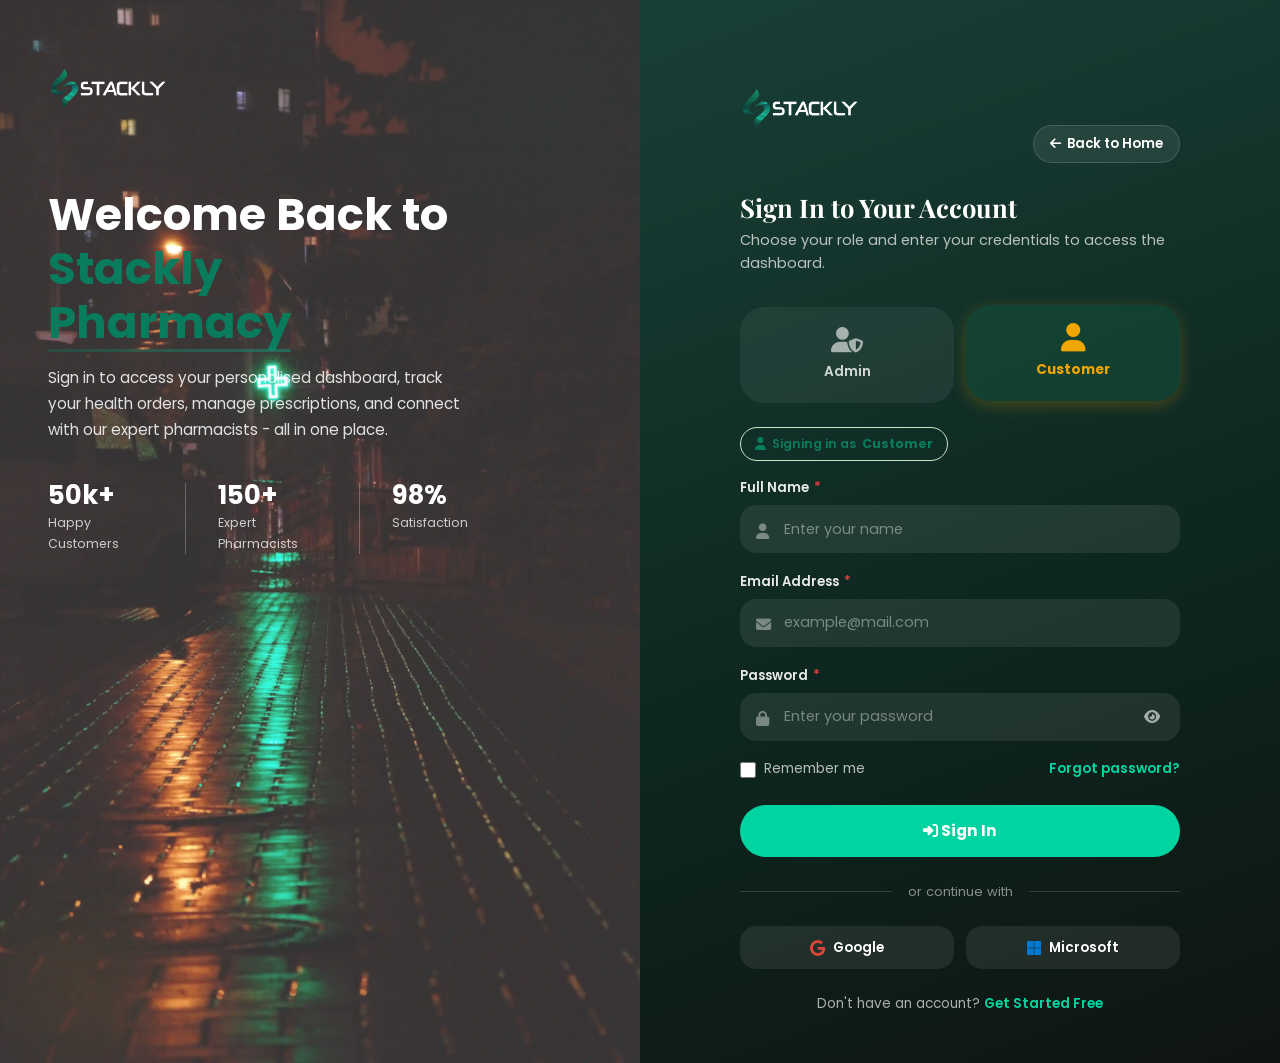
<file: signin.html>
<!DOCTYPE html>
<html lang="en">
<head>
  <meta charset="UTF-8" />
  <meta name="viewport" content="width=device-width, initial-scale=1.0" />
  <meta name="description" content="Sign In to Stackly Pharmacy" />
  <meta name="theme-color" content="#0a7c5e" />
  <title>Sign In - Stackly</title>
  <link rel="icon" href="assets/top-logo.webp">

  <link rel="preconnect" href="https://fonts.googleapis.com" />
  <link rel="preconnect" href="https://fonts.gstatic.com" crossorigin />
  <link href="https://fonts.googleapis.com/css2?family=Playfair+Display:wght@400;500;600;700;800&family=DM+Sans:wght@300;400;500;600;700&display=swap" rel="stylesheet" />

  <link rel="stylesheet" href="https://cdnjs.cloudflare.com/ajax/libs/font-awesome/6.5.0/css/all.min.css" />
  <link rel="stylesheet" href="style.css" />
  <style>

    .signin-page {
      min-height: 100vh;
      min-height: 100dvh;
      display: grid;
      grid-template-columns: 1fr 1fr;
      overflow: hidden;
    }

    .signin-visual {
      position: relative;
      display: flex;
      flex-direction: column;
      align-items: flex-start;
      justify-content: flex-start; padding-top: 15%;
      padding: 3rem;
      overflow: hidden;
      background: linear-gradient(160deg, var(--clr-primary-pale) 0%, var(--clr-bg) 100%);
    }

    .signin-visual__bg {
      position: absolute;
      inset: 0;
      background: url('assets/signin_bg.webp') center/cover no-repeat !important;
      opacity: 0.8;
      z-index: 0;
    }

    .signin-visual__pattern {
      position: absolute;
      inset: 0;
      background-image:
        linear-gradient(rgba(0,0,0,0.02) 1px, transparent 1px),
        linear-gradient(90deg, rgba(0,0,0,0.02) 1px, transparent 1px);
      background-size: 48px 48px;
      z-index: 2;
      pointer-events: none;
    }

    .signin-visual__decor-circle {
      position: absolute;
      border-radius: 50%;
      pointer-events: none;
      z-index: 2;
    }

    .signin-visual__decor-circle--1 {
      width: 400px;
      height: 400px;
      top: -100px;
      right: -100px;
      background: radial-gradient(circle, rgba(26,107,74,0.05) 0%, transparent 70%);
      animation: float-slow 12s ease-in-out infinite;
    }

    .signin-visual__decor-circle--2 {
      width: 280px;
      height: 280px;
      bottom: -60px;
      left: -60px;
      background: radial-gradient(circle, rgba(240,165,0,0.06) 0%, transparent 70%);
      animation: float-slow 16s ease-in-out infinite reverse;
    }

    .signin-visual__content {
      position: relative;
      z-index: 3;
      max-width: 420px;
      transform: translateY(-20px); 
    }

    .signin-visual__logo {
      display: inline-flex;
      align-items: center;
      gap: 0.55rem;
      margin-bottom: 0;
      text-decoration: none;
      width: fit-content;
    }

    .signin-visual__logo img {
      width: 120px;
      height: 120px;
      object-fit: contain;
      filter: none;
    }

    .signin-visual__logo-text {
      font-family: var(--font-heading);
      font-size: 1.8rem;
      font-weight: 700;
      color: var(--clr-text-dark);
    }

    .signin-visual__logo-text span {
      color: var(--clr-primary);
    }

    .signin-visual__tagline {
      font-family: var(--font-heading);
      font-size: clamp(1.8rem, 3.5vw, 2.8rem);
      font-weight: 700;
      color: #ffffff;
      line-height: 1.2;
      margin-bottom: 1rem;
    }

    .signin-visual__tagline em {
      color: var(--clr-primary);
      font-style: normal;
      position: relative;
    }

    .signin-visual__tagline em::after {
      content: '';
      position: absolute;
      bottom: 2px;
      left: 0;
      width: 100%;
      height: 3px;
      background: linear-gradient(90deg, var(--clr-primary), var(--clr-accent));
      border-radius: var(--r-full);
      opacity: 0.3;
    }

    .signin-visual__text {
      font-size: 0.95rem;
      color: rgba(255, 255, 255, 0.85);
      line-height: 1.7;
      margin-bottom: 2.5rem;
    }

    .signin-visual__stats {
      display: flex;
      gap: 2rem;
    }

    .signin-visual__stat {
      text-align: left;
    }

    .signin-visual__stat-num {
      font-family: var(--font-heading);
      font-size: 1.6rem;
      font-weight: 700;
      color: #ffffff;
      line-height: 1;
    }

    .signin-visual__stat-label {
      font-size: 0.78rem;
      color: rgba(255, 255, 255, 0.75);
      margin-top: 0.3rem;
    }

    .signin-visual__stat-divider {
      width: 1.5px;
      background: rgba(255, 255, 255, 0.25);
      align-self: stretch;
    }

    .form-back-btn {
      padding: 0.45rem 1rem;
      border-radius: var(--r-full);
      background: rgba(255, 255, 255, 0.08);
      border: 1.5px solid rgba(255, 255, 255, 0.15);
      font-size: 0.82rem;
      font-weight: 600;
      color: var(--clr-white);
      text-decoration: none;
      display: inline-flex;
      align-items: center;
      gap: 0.4rem;
      transition: all var(--dur-base) var(--ease);
      width: fit-content;
      margin-top: 4.5rem;
    }
    .form-back-btn:hover {
      background: rgba(255, 255, 255, 0.15);
      border-color: rgba(255, 255, 255, 0.3);
      transform: translateY(-2px);
    }
    .form-back-btn i {
      font-size: 0.8rem;
      transition: transform var(--dur-base) var(--ease);
    }
    .form-back-btn:hover i {
      transform: translateX(-3px);
    }

    .signin-form-side {
      display: flex;
      flex-direction: column;
      justify-content: center;
      align-items: center;
      padding: 3rem 3.5rem;
      background: linear-gradient(160deg, rgba(20, 60, 50, 0.98) 0%, rgba(10, 35, 28, 0.99) 60%, rgba(15, 20, 18, 1) 100%);
      overflow-y: auto;
      position: relative;
    }

    .signin-form-side__inner {
      width: 100%;
      max-width: 440px;
    }

    .signin-form-box__header {
      margin-bottom: 2rem;
    }

    .signin-form-box__logo {
      display: inline-flex;
      align-items: center;
      gap: 0.5rem;
      margin-bottom: 1.5rem;
      width: fit-content;
    }

    .signin-form-box__logo img {
      width: 120px;
      height: 120px;
      object-fit: contain;
    }

    .signin-form-box__title {
      font-size: 1.6rem;
      font-weight: 700;
      color: var(--clr-text-dark);
      margin-bottom: 0.4rem;
    }

    .signin-form-box__sub {
      font-size: 0.9rem;
      color: var(--clr-text-muted);
      line-height: 1.6;
    }

    .role-selector {
      display: grid;
      grid-template-columns: 1fr 1fr;
      gap: 0.75rem;
      margin-bottom: 1.5rem;
    }

    .role-option {
      position: relative;
      cursor: pointer;
    }

    .role-option input {
      position: absolute;
      opacity: 0;
      width: 0;
      height: 0;
    }

    .role-option__card {
      display: flex;
      flex-direction: column;
      align-items: center;
      gap: 0.5rem;
      padding: 1.25rem 0.75rem;
      background: var(--clr-white);
      border: 2px solid var(--clr-border);
      border-radius: var(--r-lg);
      transition: all var(--dur-base) var(--ease);
      text-align: center;
    }

    .role-option__card i {
      font-size: 1.6rem;
      color: var(--clr-text-muted);
      transition: color var(--dur-base) var(--ease), transform var(--dur-base) var(--ease-bounce);
    }

    .role-option__card span {
      font-size: 0.85rem;
      font-weight: 600;
      color: var(--clr-text-body);
      transition: color var(--dur-base) var(--ease);
    }

    .role-option input:checked + .role-option__card {
      border-color: var(--clr-primary);
      background: var(--clr-primary-pale);
      box-shadow: var(--shadow-green);
      transform: translateY(-2px);
    }

    .role-option input:checked + .role-option__card i {
      color: var(--clr-primary);
      transform: scale(1.1);
    }

    .role-option input:checked + .role-option__card span {
      color: var(--clr-primary);
      font-weight: 700;
    }

    .role-option__card:hover {
      border-color: var(--clr-primary-light);
      transform: translateY(-2px);
    }

    .signin-form-group {
      margin-bottom: 1.1rem;
      position: relative;
    }

    .signin-form-label {
      display: block;
      font-size: 0.82rem;
      font-weight: 600;
      color: var(--clr-text-dark);
      margin-bottom: 0.4rem;
    }

    .signin-form-label .required {
      color: #E53E3E;
      margin-left: 2px;
    }

    .signin-form-input {
      width: 100%;
      padding: 0.85rem 1rem 0.85rem 2.75rem;
      background: var(--clr-white);
      border: 1.5px solid var(--clr-border);
      border-radius: var(--r-md);
      font-size: 0.9rem;
      color: var(--clr-text-dark);
      transition: border-color var(--dur-base) var(--ease), box-shadow var(--dur-base) var(--ease);
    }

    .signin-form-input:focus {
      border-color: var(--clr-primary);
      box-shadow: 0 0 0 3.5px rgba(26, 107, 74, 0.10);
      outline: none;
    }

    .signin-form-input::placeholder {
      color: var(--clr-text-light);
    }

    .signin-form-input.error {
      border-color: #E53E3E;
      box-shadow: 0 0 0 3.5px rgba(229, 62, 62, 0.10);
    }

    .signin-form-group__icon {
      position: absolute;
      left: 1rem;
      bottom: 0.9rem;
      color: var(--clr-text-muted);
      font-size: 0.95rem;
      transition: color var(--dur-base) var(--ease);
      pointer-events: none;
    }

    .signin-form-input:focus + .signin-form-group__icon,
    .signin-form-group:focus-within .signin-form-group__icon {
      color: var(--clr-primary);
    }

    .signin-form-error {
      font-size: 0.78rem;
      color: #E53E3E;
      margin-top: 0.3rem;
      display: none;
      animation: slide-down 0.2s var(--ease);
    }

    .signin-form-group.has-error .signin-form-error {
      display: block;
    }

    .signin-form-group.has-error .signin-form-input {
      border-color: #E53E3E;
      box-shadow: 0 0 0 3.5px rgba(229, 62, 62, 0.10);
    }

    .password-wrap {
      position: relative;
    }

    .password-toggle {
      position: absolute;
      right: 1rem;
      top: 50%;
      transform: translateY(-50%);
      background: none;
      border: none;
      color: var(--clr-text-muted);
      cursor: pointer;
      font-size: 0.9rem;
      padding: 0.25rem;
      transition: color var(--dur-base) var(--ease);
    }

    .password-toggle:hover {
      color: var(--clr-primary);
    }

    
    input[type="password"]::-ms-reveal,
    input[type="password"]::-ms-clear {
      display: none;
    }

    .signin-options {
      display: flex;
      align-items: center;
      justify-content: space-between;
      margin-bottom: 1.5rem;
      flex-wrap: wrap;
      gap: 0.5rem;
    }

    .remember-me {
      display: flex;
      align-items: center;
      gap: 0.5rem;
      cursor: pointer;
    }

    .remember-me input {
      width: 16px;
      height: 16px;
      accent-color: var(--clr-primary);
      cursor: pointer;
    }

    .remember-me span {
      font-size: 0.85rem;
      color: var(--clr-text-muted);
    }

    .forgot-link {
      font-size: 0.85rem;
      font-weight: 600;
      color: var(--clr-primary);
      transition: color var(--dur-base) var(--ease);
    }

    .forgot-link:hover {
      color: var(--clr-accent);
    }

    .signin-submit {
      width: 100%;
      padding: 0.9rem;
      background: var(--clr-accent);
      color: var(--clr-white);
      border: none;
      border-radius: var(--r-full);
      font-size: 0.95rem;
      font-weight: 700;
      cursor: pointer;
      transition: all var(--dur-base) var(--ease);
      display: flex;
      align-items: center;
      justify-content: center;
      gap: 0.5rem;
      position: relative;
      overflow: hidden;
    }

    .signin-submit::after {
      content: '';
      position: absolute;
      inset: 0;
      background: radial-gradient(circle at center, rgba(255,255,255,0.25) 0%, transparent 70%);
      opacity: 0;
      transition: opacity var(--dur-fast) var(--ease);
      pointer-events: none;
    }

    .signin-submit:hover::after {
      opacity: 1;
    }

    .signin-submit:hover {
      background: var(--clr-primary-light);
      transform: translateY(-2px);
      box-shadow: var(--shadow-green);
    }

    .signin-submit:active {
      transform: scale(0.98);
    }

    .signin-submit:disabled {
      opacity: 0.6;
      cursor: not-allowed;
      transform: none;
    }

    .signin-divider {
      display: flex;
      align-items: center;
      gap: 1rem;
      margin-block: 1.5rem;
      font-size: 0.82rem;
      color: var(--clr-text-muted);
    }

    .signin-divider::before,
    .signin-divider::after {
      content: '';
      flex: 1;
      height: 1.5px;
      background: var(--clr-border);
    }

    .social-auth {
      display: flex;
      gap: 0.75rem;
      margin-bottom: 1.5rem;
    }

    .social-auth-btn {
      flex: 1;
      display: flex;
      align-items: center;
      justify-content: center;
      gap: 0.5rem;
      padding: 0.7rem;
      background: var(--clr-white);
      border: 1.5px solid var(--clr-border);
      border-radius: var(--r-md);
      font-size: 0.85rem;
      font-weight: 600;
      color: var(--clr-text-dark);
      cursor: pointer;
      transition: all var(--dur-base) var(--ease);
    }

    .social-auth-btn:hover {
      border-color: var(--clr-primary);
      box-shadow: var(--shadow-sm);
      transform: translateY(-2px);
    }

    .social-auth-btn i {
      font-size: 1rem;
    }

    .social-auth-btn.google i { color: #DB4437; }
    .social-auth-btn.microsoft i { color: #0078D4; }

    .signin-footer {
      text-align: center;
      font-size: 0.85rem;
      color: var(--clr-text-muted);
      margin-top: 1.5rem;
    }

    .signin-footer a {
      color: var(--clr-primary);
      font-weight: 600;
      transition: color var(--dur-base) var(--ease);
    }

    .signin-footer a:hover {
      color: var(--clr-accent);
    }

    .role-badge {
      display: inline-flex;
      align-items: center;
      gap: 0.4rem;
      padding: 0.35rem 0.85rem;
      border-radius: var(--r-full);
      font-size: 0.78rem;
      font-weight: 600;
      margin-bottom: 1rem;
      animation: slide-down 0.3s var(--ease);
    }

    .role-badge--admin {
      background: linear-gradient(135deg, #E8F5FF 0%, #D4EDFF 100%);
      color: #1976D2;
      border: 1.5px solid #BBDEFB;
    }

    .role-badge--customer {
      background: linear-gradient(135deg, var(--clr-primary-pale) 0%, #D4EDDA 100%);
      color: var(--clr-primary);
      border: 1.5px solid #C8E6C9;
    }

    .spinner {
      width: 18px;
      height: 18px;
      border: 2px solid rgba(255,255,255,0.3);
      border-top-color: var(--clr-white);
      border-radius: 50%;
      animation: spin 0.8s linear infinite;
      display: none;
    }

    .signin-submit.loading .spinner {
      display: block;
    }

    .signin-submit.loading .btn-text {
      display: none;
    }

    @keyframes spin {
      to { transform: rotate(360deg); }
    }

    .signin-toast {
      position: fixed;
      top: 1.5rem;
      right: 1.5rem;
      background: var(--clr-white);
      border: 1.5px solid var(--clr-border);
      border-left: 4px solid var(--clr-primary);
      border-radius: var(--r-md);
      padding: 1rem 1.25rem;
      box-shadow: var(--shadow-lg);
      font-size: 0.88rem;
      color: var(--clr-text-dark);
      z-index: 9999;
      max-width: 320px;
      transform: translateX(120%);
      opacity: 0;
      visibility: hidden;
      pointer-events: none;
      transition: transform var(--dur-base) var(--ease-bounce), opacity var(--dur-base) var(--ease), visibility var(--dur-base) var(--ease);
    }

    .signin-toast.show {
      transform: translateX(0);
      opacity: 1;
      visibility: visible;
      pointer-events: auto;
    }

    .signin-toast--success { border-left-color: var(--clr-primary); }
    .signin-toast--error { border-left-color: #E53E3E; }

    .signin-form-side .signin-form-box__title { color: var(--clr-white); }
    .signin-form-side .signin-form-box__sub { color: rgba(255,255,255,0.7); }
    .signin-form-side .signin-form-label { color: rgba(255,255,255,0.9); }
    .signin-form-side .remember-me span { color: rgba(255,255,255,0.7); }
    .signin-form-side .signin-footer { color: rgba(255,255,255,0.65); }
    .signin-form-side .signin-footer a { color: var(--clr-accent); }
    .signin-form-side .forgot-link { color: var(--clr-accent); }
    .signin-form-side .signin-divider { color: rgba(255,255,255,0.5); }
    .signin-form-side .signin-divider::before,
    .signin-form-side .signin-divider::after { background: rgba(255,255,255,0.15); }

    .signin-form-side .signin-form-input {
      background: rgba(255, 255, 255, 0.08);
      border-color: rgba(255, 255, 255, 0.15);
      color: var(--clr-white);
    }
    .signin-form-side .signin-form-input::placeholder {
      color: rgba(255, 255, 255, 0.4);
    }
    .signin-form-side .signin-form-input:focus {
      background: rgba(255, 255, 255, 0.12);
      border-color: var(--clr-accent);
      box-shadow: 0 0 0 3.5px rgba(240, 165, 0, 0.15);
    }
    .signin-form-side .signin-form-group__icon {
      color: rgba(255, 255, 255, 0.4);
    }
    .signin-form-side .signin-form-input:focus + .signin-form-group__icon,
    .signin-form-side .signin-form-group:focus-within .signin-form-group__icon {
      color: var(--clr-accent);
    }

    .signin-form-side .password-toggle {
      color: rgba(255, 255, 255, 0.6);
    }
    .signin-form-side .password-toggle:hover,
    .signin-form-side .password-toggle:focus {
      color: var(--clr-accent);
    }

    .signin-form-side .role-option__card {
      background: rgba(255, 255, 255, 0.06);
      border-color: rgba(255, 255, 255, 0.15);
    }
    .signin-form-side .role-option__card span {
      color: rgba(255, 255, 255, 0.8);
    }
    .signin-form-side .role-option__card i {
      color: rgba(255, 255, 255, 0.6);
    }
    .signin-form-side .role-option input:checked + .role-option__card {
      background: rgba(26, 107, 74, 0.3);
      border-color: #f0a500;
      box-shadow: 0 4px 16px rgba(240, 165, 0, 0.25);
    }
    .signin-form-side .role-option input:checked + .role-option__card i {
      color: #f0a500;
    }
    .signin-form-side .role-option input:checked + .role-option__card span {
      color: #f0a500;
    }
    .signin-form-side .role-option__card:hover {
      background: rgba(255, 255, 255, 0.12);
      border-color: rgba(255, 255, 255, 0.3);
      transform: translateY(-2px);
    }
    .signin-form-side .signin-submit:hover {
      background: #00d4a0;
      color: #0d1b2a;
      transform: translateY(-2px);
      box-shadow: 0 8px 24px rgba(0, 212, 160, 0.25);
    }

    .signin-form-side .social-auth-btn {
      background: rgba(255, 255, 255, 0.08);
      border-color: rgba(255, 255, 255, 0.15);
      color: var(--clr-white);
    }
    .signin-form-side .social-auth-btn:hover {
      background: rgba(255, 255, 255, 0.15);
      border-color: rgba(255, 255, 255, 0.25);
    }

    @media (max-width: 1024px) {
      .signin-page { grid-template-columns: 1fr; }
      .signin-visual { display: none; }
      .signin-form-side { padding: 2.5rem 2rem; }
      .signin-mobile-back { display: inline-flex; color: var(--clr-accent); }
    }

    @media (max-width: 480px) {
      .signin-form-side { padding: 1.75rem 1.25rem; }
      .signin-form-box__title { font-size: 1.4rem; }
      .role-selector { gap: 0.5rem; }
      .role-option__card { padding: 1rem 0.5rem; }
      .social-auth { flex-direction: column; }
    }
  </style>
</head>
<body>

<div class="signin-toast" id="signinToast" role="alert" aria-live="polite"></div>

<div class="signin-page">

  <div class="signin-visual" aria-hidden="true">
    <div class="signin-visual__bg"></div>
    <div class="signin-visual__overlay"></div>
    <div class="signin-visual__pattern"></div>
    <div class="signin-visual__decor-circle signin-visual__decor-circle--1"></div>
    <div class="signin-visual__decor-circle signin-visual__decor-circle--2"></div>

    <div class="signin-visual__content">
      <div class="signin-logo-wrap" style="width: 100%; display: flex; flex-direction: column; align-items: flex-start; margin-bottom: 2.5rem; gap: 0.75rem;">
        <a href="index.html" class="signin-visual__logo">
          <img src="assets/logo.webp" alt="Stackly" />
        </a>
      </div>

      <h2 class="signin-visual__tagline">
        Welcome Back to<br><em>Stackly Pharmacy</em>
      </h2>
      <p class="signin-visual__text">
        Sign in to access your personalised dashboard, track your health orders, manage prescriptions, and connect with our expert pharmacists - all in one place.
      </p>

      <div class="signin-visual__stats">
        <div class="signin-visual__stat">
          <div class="signin-visual__stat-num">50k+</div>
          <div class="signin-visual__stat-label">Happy Customers</div>
        </div>
        <div class="signin-visual__stat-divider"></div>
        <div class="signin-visual__stat">
          <div class="signin-visual__stat-num">150+</div>
          <div class="signin-visual__stat-label">Expert Pharmacists</div>
        </div>
        <div class="signin-visual__stat-divider"></div>
        <div class="signin-visual__stat">
          <div class="signin-visual__stat-num">98%</div>
          <div class="signin-visual__stat-label">Satisfaction</div>
        </div>
      </div>
    </div>
  </div>

  <div class="signin-form-side">
    <div class="signin-form-side__inner">

      <div class="signin-form-box__header">
        <div style="display: flex; align-items: center; justify-content: space-between; width: 100%; margin-bottom: 1.5rem;">
          <a href="index.html" class="signin-form-box__logo" style="margin-bottom: 0;">
            <img src="assets/logo.webp" alt="Stackly" />
          </a>
          <a href="index.html" class="form-back-btn">
            <i class="fa-solid fa-arrow-left"></i> Back to Home
          </a>
        </div>
        <h1 class="signin-form-box__title">Sign In to Your Account</h1>
        <p class="signin-form-box__sub">Choose your role and enter your credentials to access the dashboard.</p>
      </div>

      <div class="role-selector" id="roleSelector">
        <label class="role-option">
          <input type="radio" name="role" value="admin" id="roleAdmin" />
          <div class="role-option__card">
            <i class="fa-solid fa-user-shield"></i>
            <span>Admin</span>
          </div>
        </label>
        <label class="role-option">
          <input type="radio" name="role" value="customer" id="roleCustomer" checked />
          <div class="role-option__card">
            <i class="fa-solid fa-user"></i>
            <span>Customer</span>
          </div>
        </label>
      </div>

      <div id="roleBadge" class="role-badge role-badge--customer">
        <i class="fa-solid fa-user"></i> Signing in as <strong>Customer</strong>
      </div>

      <form id="signinForm" onsubmit="handleSignin(event)" novalidate>

        <div class="signin-form-group" id="nameGroup">
          <label class="signin-form-label" for="fullName">Full Name <span class="required">*</span></label>
          <div style="position:relative;">
            <input 
              class="signin-form-input" 
              type="text" 
              id="fullName" 
              name="fullName" 
              placeholder="Enter your name" 
              required
              autocomplete="name"
            />
            <i class="fa-solid fa-user signin-form-group__icon"></i>
          </div>
          <span class="signin-form-error">Name contains only alphabets</span>
        </div>

        <div class="signin-form-group" id="emailGroup">
          <label class="signin-form-label" for="email">Email Address <span class="required">*</span></label>
          <div style="position:relative;">
            <input 
              class="signin-form-input" 
              type="email" 
              id="email" 
              name="email" 
              placeholder="example@mail.com" 
              required
              autocomplete="email"
            />
            <i class="fa-solid fa-envelope signin-form-group__icon"></i>
          </div>
          <span class="signin-form-error">Please enter a valid email address</span>
        </div>

        <div class="signin-form-group" id="passwordGroup">
          <label class="signin-form-label" for="password">Password <span class="required">*</span></label>
          <div class="password-wrap" style="position:relative;">
            <input 
              class="signin-form-input" 
              type="password" 
              id="password" 
              name="password" 
              placeholder="Enter your password" 
              required
              autocomplete="current-password"
              style="padding-right:2.75rem;"
            />
            <i class="fa-solid fa-lock signin-form-group__icon"></i>
            <button type="button" class="password-toggle" id="passwordToggle" aria-label="Toggle password visibility">
              <i class="fa-solid fa-eye"></i>
            </button>
          </div>
          <span class="signin-form-error">Password must be at least 6 characters</span>
        </div>

        <div class="signin-options">
          <label class="remember-me">
            <input type="checkbox" id="rememberMe" name="rememberMe" />
            <span>Remember me</span>
          </label>
          <a href="404.html" class="forgot-link">Forgot password?</a>
        </div>

        <button type="submit" class="signin-submit" id="signinSubmit">
          <span class="spinner"></span>
          <span class="btn-text"><i class="fa-solid fa-right-to-bracket"></i> Sign In</span>
        </button>

      </form>

      <div class="signin-divider">or continue with</div>

      <div class="social-auth">
        <button type="button" class="social-auth-btn google" onclick="window.location.href='404.html'">
          <i class="fa-brands fa-google"></i> Google
        </button>
        <button type="button" class="social-auth-btn microsoft" onclick="window.location.href='404.html'">
          <i class="fa-brands fa-microsoft"></i> Microsoft
        </button>
      </div>

      <p class="signin-footer">
        Don't have an account? <a href="signup.html">Get Started Free</a>
      </p>

    </div>
  </div>

</div>

<script>

document.addEventListener('DOMContentLoaded', () => {

  if (typeof AOS !== 'undefined') {
    AOS.init({ duration: 700, once: true, offset: 60, easing: 'ease-out-cubic' });
  }
});
</script>
<script>

function showSigninToast(msg, type = 'success') {
  const t = document.getElementById('signinToast');
  t.textContent = msg;
  t.className = 'signin-toast signin-toast--' + type + ' show';
  setTimeout(() => t.classList.remove('show'), 3500);
}


const roleInputs = document.querySelectorAll('input[name="role"]');
const roleBadge = document.getElementById('roleBadge');

roleInputs.forEach(input => {
  input.addEventListener('change', () => {
    const role = input.value;
    const isAdmin = role === 'admin';
    roleBadge.className = 'role-badge ' + (isAdmin ? 'role-badge--admin' : 'role-badge--customer');
    roleBadge.innerHTML = isAdmin 
      ? '<i class="fa-solid fa-user-shield"></i> Signing in as <strong>Admin</strong>'
      : '<i class="fa-solid fa-user"></i> Signing in as <strong>Customer</strong>';
  });
});


document.getElementById('passwordToggle').addEventListener('click', function() {
  const pw = document.getElementById('password');
  const icon = this.querySelector('i');
  if (pw.type === 'password') {
    pw.type = 'text';
    icon.className = 'fa-solid fa-eye-slash';
  } else {
    pw.type = 'password';
    icon.className = 'fa-solid fa-eye';
  }
});


function validateName(name) {
  return /^[a-zA-Z\s]+$/.test(name) && name.trim().length >= 1;
}

function validateEmail(email) {
  return /^[^\s@]+@[^\s@]+\.[^\s@]+$/.test(email);
}

function validatePassword(pw) {
  return pw.length >= 6;
}


function handleSignin(e) {
  e.preventDefault();

  const submitBtn = document.getElementById('signinSubmit');
  const nameGroup = document.getElementById('nameGroup');
  const emailGroup = document.getElementById('emailGroup');
  const passwordGroup = document.getElementById('passwordGroup');

  const name = document.getElementById('fullName').value.trim();
  const email = document.getElementById('email').value.trim();
  const password = document.getElementById('password').value;
  const role = document.querySelector('input[name="role"]:checked').value;

  let isValid = true;

  
  if (!validateName(name)) {
    nameGroup.classList.add('has-error');
    isValid = false;
  } else {
    nameGroup.classList.remove('has-error');
  }

  
  if (!validateEmail(email)) {
    emailGroup.classList.add('has-error');
    isValid = false;
  } else {
    emailGroup.classList.remove('has-error');
  }

  
  if (!validatePassword(password)) {
    passwordGroup.classList.add('has-error');
    isValid = false;
  } else {
    passwordGroup.classList.remove('has-error');
  }

  if (!isValid) {
    showSigninToast('Please fix the errors in the form.', 'error');
    return;
  }

  
  submitBtn.classList.add('loading');
  submitBtn.disabled = true;

  
  setTimeout(() => {
    submitBtn.classList.remove('loading');
    submitBtn.disabled = false;

    
    localStorage.setItem('stackly_user', JSON.stringify({
      name: name,
      email: email,
      role: role,
      loggedIn: true,
      loginTime: new Date().toISOString()
    }));

    showSigninToast('Welcome back, ' + name + '! Redirecting to dashboard...', 'success');

    
    setTimeout(() => {
      window.location.href = role === 'admin' ? 'admin-dashboard.html' : 'customer-dashboard.html';
    }, 1500);

  }, 1500);
}


function handleSocialSignin(provider) {
  showSigninToast('Signing in with ' + provider + '...', 'success');

  setTimeout(() => {
    const role = document.querySelector('input[name="role"]:checked').value;
    localStorage.setItem('stackly_user', JSON.stringify({
      name: 'Social User',
      email: 'user@' + provider.toLowerCase() + '.com',
      role: role,
      loggedIn: true,
      loginTime: new Date().toISOString(),
      provider: provider
    }));
    window.location.href = role === 'admin' ? 'admin-dashboard.html' : 'customer-dashboard.html';
  }, 1500);
}


document.getElementById('fullName').addEventListener('blur', function() {
  const group = document.getElementById('nameGroup');
  if (this.value.trim() && !validateName(this.value.trim())) {
    group.classList.add('has-error');
  } else {
    group.classList.remove('has-error');
  }
});

document.getElementById('email').addEventListener('blur', function() {
  const group = document.getElementById('emailGroup');
  if (this.value.trim() && !validateEmail(this.value.trim())) {
    group.classList.add('has-error');
  } else {
    group.classList.remove('has-error');
  }
});

document.getElementById('password').addEventListener('blur', function() {
  const group = document.getElementById('passwordGroup');
  if (this.value && !validatePassword(this.value)) {
    group.classList.add('has-error');
  } else {
    group.classList.remove('has-error');
  }
});


document.querySelectorAll('.signin-form-input').forEach(input => {
  input.addEventListener('input', function() {
    this.closest('.signin-form-group').classList.remove('has-error');
  });
});
</script>

  </body>
</html>
</file>
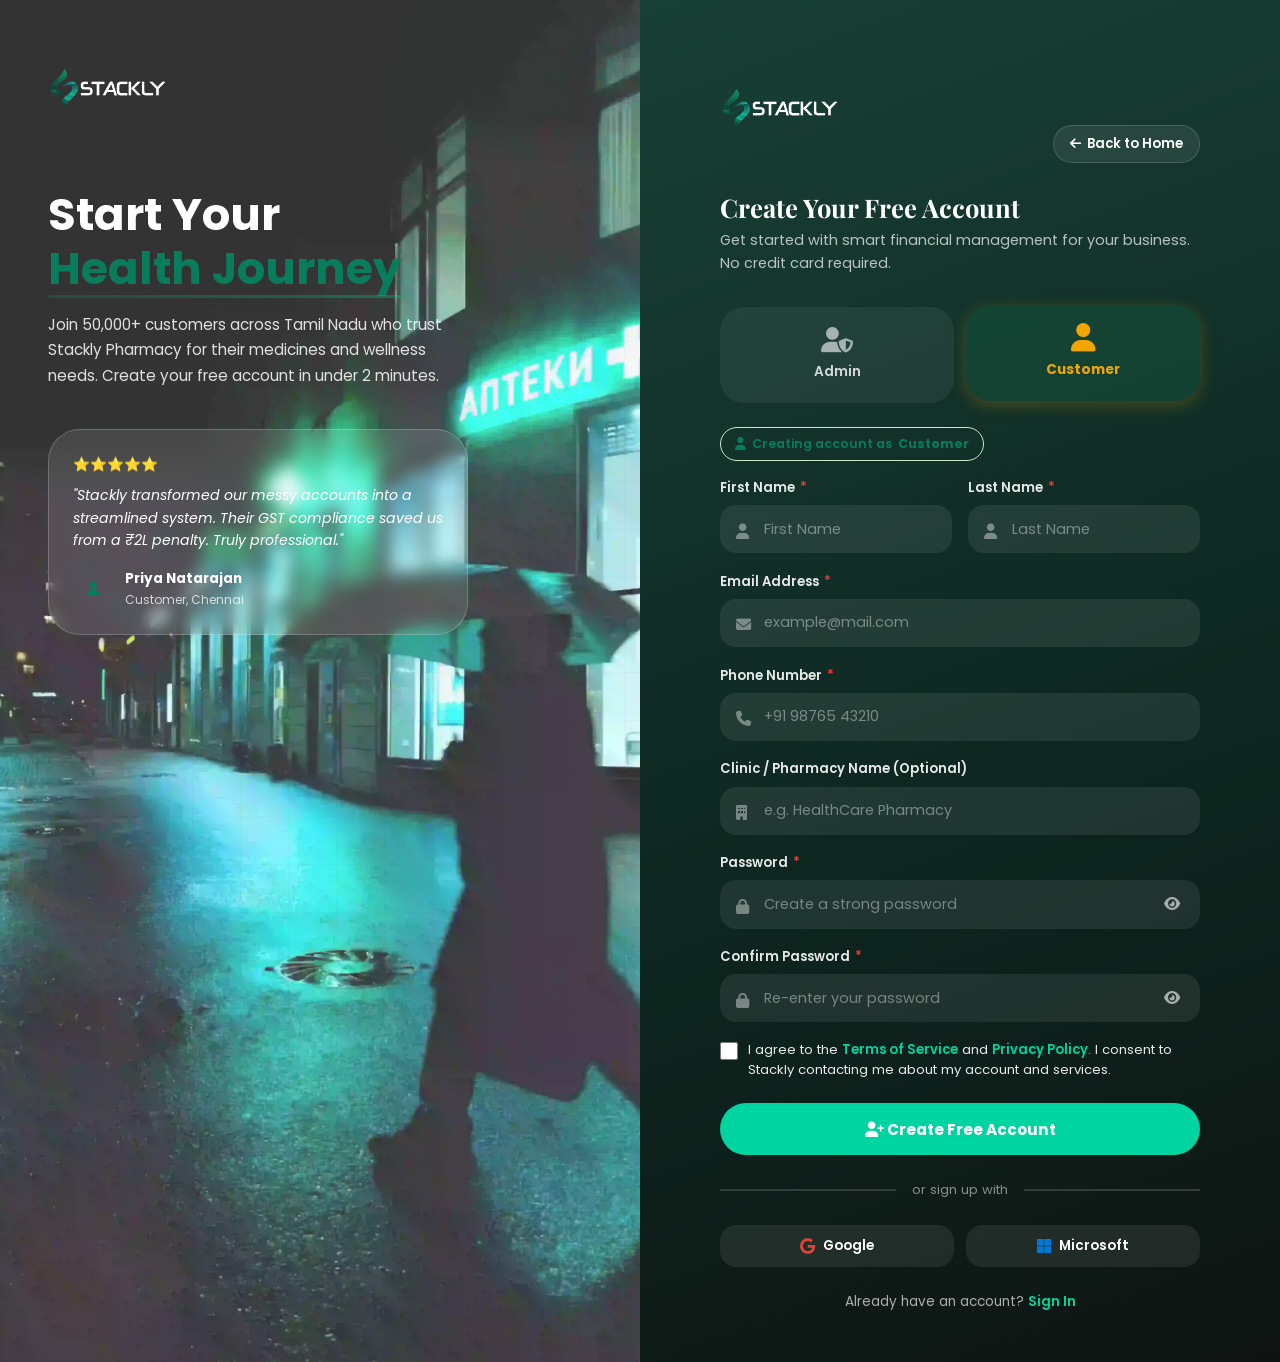
<file: signup.html>
<!DOCTYPE html>
<html lang="en">
<head>
  <meta charset="UTF-8" />
  <meta name="viewport" content="width=device-width, initial-scale=1.0" />
  <meta name="description" content="Sign Up for Stackly - Create your free account and start managing your business finances today." />
  <meta name="theme-color" content="#1A6B4A" />
  <title>Sign Up - Stackly</title>
  <link rel="icon" href="assets/top-logo.webp">

  <link rel="preconnect" href="https://fonts.googleapis.com" />
  <link rel="preconnect" href="https://fonts.gstatic.com" crossorigin />
  <link href="https://fonts.googleapis.com/css2?family=Playfair+Display:wght@400;500;600;700;800&family=DM+Sans:wght@300;400;500;600;700&display=swap" rel="stylesheet" />

  <link rel="stylesheet" href="https://cdnjs.cloudflare.com/ajax/libs/font-awesome/6.5.0/css/all.min.css" />
  <link rel="stylesheet" href="style.css" />
  <style>

    .signup-page {
      min-height: 100vh;
      min-height: 100dvh;
      display: grid;
      grid-template-columns: 1fr 1fr;
      overflow: hidden;
    }

    .signup-visual {
      position: relative;
      display: flex;
      flex-direction: column;
      align-items: flex-start;
      justify-content: flex-start; padding-top: 15%;
      padding: 3rem;
      overflow: hidden; background: linear-gradient(160deg, var(--clr-primary-pale) 0%, var(--clr-bg) 100%);
    }

    .signup-visual__bg {
      position: absolute;
      inset: 0;
      background: url('assets/signup_bg.webp') center/cover no-repeat !important;
      opacity: 0.8;
      z-index: 0;
    }

    .signup-visual__pattern {
      position: absolute;
      inset: 0;
      background-image:
        linear-gradient(rgba(0,0,0,0.02) 1px, transparent 1px),
        linear-gradient(90deg, rgba(0,0,0,0.02) 1px, transparent 1px);
      background-size: 48px 48px;
      z-index: 2;
      pointer-events: none;
    }

    .signup-visual__decor-circle {
      position: absolute;
      border-radius: 50%;
      pointer-events: none;
      z-index: 2;
    }

    .signup-visual__decor-circle--1 {
      width: 400px;
      height: 400px;
      top: -100px;
      right: -100px;
      background: radial-gradient(circle, rgba(26,107,74,0.05) 0%, transparent 70%);
      animation: float-slow 12s ease-in-out infinite;
    }

    .signup-visual__decor-circle--2 {
      width: 280px;
      height: 280px;
      bottom: -60px;
      left: -60px;
      background: radial-gradient(circle, rgba(240,165,0,0.06) 0%, transparent 70%);
      animation: float-slow 16s ease-in-out infinite reverse;
    }

    .signup-visual__content {
      position: relative;
      z-index: 3;
      max-width: 420px;
      transform: translateY(-20px); 
    }

    .signup-visual__logo {
      display: inline-flex;
      align-items: center;
      gap: 0.55rem;
      margin-bottom: 0;
      text-decoration: none;
      width: fit-content;
    }

    .signup-visual__logo img {
      width: 120px;
      height: 120px;
      object-fit: contain;
      filter: none;
    }

    .signup-visual__logo-text {
      font-family: var(--font-heading);
      font-size: 1.8rem;
      font-weight: 700;
      color: var(--clr-text-dark);
    }

    .signup-visual__logo-text span {
      color: var(--clr-primary);
    }

    .signup-visual__tagline {
      font-family: var(--font-heading);
      font-size: clamp(1.8rem, 3.5vw, 2.8rem);
      font-weight: 700;
      color: #ffffff;
      line-height: 1.2;
      margin-bottom: 1rem;
    }

    .signup-visual__tagline em {
      color: var(--clr-primary);
      font-style: normal;
      position: relative;
    }

    .signup-visual__tagline em::after {
      content: '';
      position: absolute;
      bottom: 2px;
      left: 0;
      width: 100%;
      height: 3px;
      background: linear-gradient(90deg, var(--clr-primary), var(--clr-accent));
      border-radius: var(--r-full);
      opacity: 0.3;
    }

    .signup-visual__text {
      font-size: 0.95rem;
      color: rgba(255, 255, 255, 0.85);
      line-height: 1.7;
      margin-bottom: 2.5rem;
    }

    .signup-visual__testimonial {
      background: rgba(255, 255, 255, 0.1);
      backdrop-filter: blur(8px);
      border: 1.5px solid rgba(255, 255, 255, 0.2);
      border-radius: var(--r-xl);
      padding: 1.5rem;
      box-shadow: var(--shadow-sm);
      margin-top: 1.5rem;
    }

    .signup-visual__testimonial-stars {
      color: var(--clr-accent);
      font-size: 0.85rem;
      margin-bottom: 0.5rem;
    }

    .signup-visual__testimonial-text {
      font-size: 0.88rem;
      color: #ffffff;
      line-height: 1.6;
      font-style: italic;
      margin-bottom: 1rem;
    }

    .signup-visual__testimonial-author {
      display: flex;
      align-items: center;
      gap: 0.75rem;
    }

    .signup-visual__testimonial-avatar {
      width: 40px;
      height: 40px;
      border-radius: 50%;
      background: var(--clr-primary-pale);
      display: flex;
      align-items: center;
      justify-content: center;
      color: var(--clr-primary);
      font-size: 0.9rem;
    }

    .signup-visual__testimonial-name {
      font-weight: 700;
      font-size: 0.85rem;
      color: #ffffff;
    }

    .signup-visual__testimonial-role {
      font-size: 0.75rem;
      color: rgba(255, 255, 255, 0.75);
    }

    .form-back-btn {
      padding: 0.45rem 1rem;
      border-radius: var(--r-full);
      background: rgba(255, 255, 255, 0.08);
      border: 1.5px solid rgba(255, 255, 255, 0.15);
      font-size: 0.82rem;
      font-weight: 600;
      color: var(--clr-white);
      text-decoration: none;
      display: inline-flex;
      align-items: center;
      gap: 0.4rem;
      transition: all var(--dur-base) var(--ease);
      width: fit-content;
      margin-top: 4.5rem;
    }
    .form-back-btn:hover {
      background: rgba(255, 255, 255, 0.15);
      border-color: rgba(255, 255, 255, 0.3);
      transform: translateY(-2px);
    }
    .form-back-btn i {
      font-size: 0.8rem;
      transition: transform var(--dur-base) var(--ease);
    }
    .form-back-btn:hover i {
      transform: translateX(-3px);
    }
    
    .signup-form-side {
      display: flex;
      flex-direction: column;
      justify-content: center;
      align-items: center;
      padding: 3rem 3.5rem;
      background: linear-gradient(160deg, rgba(20, 60, 50, 0.98) 0%, rgba(10, 35, 28, 0.99) 60%, rgba(15, 20, 18, 1) 100%);
      overflow-y: auto;
      position: relative;
    }

    .signup-form-side__inner {
      width: 100%;
      max-width: 480px;
    }

    .signup-form-box__header {
      margin-bottom: 2rem;
    }

    .signup-form-box__logo {
      display: inline-flex;
      align-items: center;
      gap: 0.5rem;
      margin-bottom: 1.5rem;
      width: fit-content;
    }

    .signup-form-box__logo img {
      width: 120px;
      height: 120px;
      object-fit: contain;
    }

    .signup-form-box__title {
      font-size: 1.6rem;
      font-weight: 700;
      color: var(--clr-text-dark);
      margin-bottom: 0.4rem;
    }

    .signup-form-box__sub {
      font-size: 0.9rem;
      color: var(--clr-text-muted);
      line-height: 1.6;
    }

    .role-selector {
      display: grid;
      grid-template-columns: 1fr 1fr;
      gap: 0.75rem;
      margin-bottom: 1.5rem;
    }

    .role-option {
      position: relative;
      cursor: pointer;
    }

    .role-option input {
      position: absolute;
      opacity: 0;
      width: 0;
      height: 0;
    }

    .role-option__card {
      display: flex;
      flex-direction: column;
      align-items: center;
      gap: 0.5rem;
      padding: 1.25rem 0.75rem;
      background: var(--clr-white);
      border: 2px solid var(--clr-border);
      border-radius: var(--r-lg);
      transition: all var(--dur-base) var(--ease);
      text-align: center;
    }

    .role-option__card i {
      font-size: 1.6rem;
      color: var(--clr-text-muted);
      transition: color var(--dur-base) var(--ease), transform var(--dur-base) var(--ease-bounce);
    }

    .role-option__card span {
      font-size: 0.85rem;
      font-weight: 600;
      color: var(--clr-text-body);
      transition: color var(--dur-base) var(--ease);
    }

    .role-option input:checked + .role-option__card {
      border-color: var(--clr-primary);
      background: var(--clr-primary-pale);
      box-shadow: var(--shadow-green);
      transform: translateY(-2px);
    }

    .role-option input:checked + .role-option__card i {
      color: var(--clr-primary);
      transform: scale(1.1);
    }

    .role-option input:checked + .role-option__card span {
      color: var(--clr-primary);
      font-weight: 700;
    }

    .role-option__card:hover {
      border-color: var(--clr-primary-light);
      transform: translateY(-2px);
    }

    .role-badge {
      display: inline-flex;
      align-items: center;
      gap: 0.4rem;
      padding: 0.35rem 0.85rem;
      border-radius: var(--r-full);
      font-size: 0.78rem;
      font-weight: 600;
      margin-bottom: 1rem;
      animation: slide-down 0.3s var(--ease);
    }

    .role-badge--admin {
      background: linear-gradient(135deg, #E8F5FF 0%, #D4EDFF 100%);
      color: #1976D2;
      border: 1.5px solid #BBDEFB;
    }

    .role-badge--customer {
      background: linear-gradient(135deg, var(--clr-primary-pale) 0%, #D4EDDA 100%);
      color: var(--clr-primary);
      border: 1.5px solid #C8E6C9;
    }

    .signup-form-group {
      margin-bottom: 1.1rem;
      position: relative;
    }

    .signup-form-label {
      display: block;
      font-size: 0.82rem;
      font-weight: 600;
      color: var(--clr-text-dark);
      margin-bottom: 0.4rem;
    }

    .signup-form-label .required {
      color: #E53E3E;
      margin-left: 2px;
    }

    .signup-form-input {
      width: 100%;
      padding: 0.85rem 1rem 0.85rem 2.75rem;
      background: var(--clr-white);
      border: 1.5px solid var(--clr-border);
      border-radius: var(--r-md);
      font-size: 0.9rem;
      color: var(--clr-text-dark);
      transition: border-color var(--dur-base) var(--ease), box-shadow var(--dur-base) var(--ease);
    }

    .signup-form-input:focus {
      border-color: var(--clr-primary);
      box-shadow: 0 0 0 3.5px rgba(26, 107, 74, 0.10);
      outline: none;
    }

    .signup-form-input::placeholder {
      color: var(--clr-text-light);
    }

    .signup-form-input.error {
      border-color: #E53E3E;
      box-shadow: 0 0 0 3.5px rgba(229, 62, 62, 0.10);
    }

    .signup-form-group__icon {
      position: absolute;
      left: 1rem;
      bottom: 0.9rem;
      color: var(--clr-text-muted);
      font-size: 0.95rem;
      transition: color var(--dur-base) var(--ease);
      pointer-events: none;
    }

    .signup-form-input:focus + .signup-form-group__icon,
    .signup-form-group:focus-within .signup-form-group__icon {
      color: var(--clr-primary);
    }

    .signup-form-error {
      font-size: 0.78rem;
      color: #E53E3E;
      margin-top: 0.3rem;
      display: none;
      animation: slide-down 0.2s var(--ease);
    }

    .signup-form-group.has-error .signup-form-error {
      display: block;
    }

    .signup-form-group.has-error .signup-form-input {
      border-color: #E53E3E;
      box-shadow: 0 0 0 3.5px rgba(229, 62, 62, 0.10);
    }

    .password-wrap {
      position: relative;
    }

    .password-toggle {
      position: absolute;
      right: 1rem;
      top: 50%;
      transform: translateY(-50%);
      background: none;
      border: none;
      color: var(--clr-text-muted);
      cursor: pointer;
      font-size: 0.9rem;
      padding: 0.25rem;
      transition: color var(--dur-base) var(--ease);
    }

    .password-toggle:hover {
      color: var(--clr-primary);
    }

    
    input[type="password"]::-ms-reveal,
    input[type="password"]::-ms-clear {
      display: none;
    }

    .password-strength {
      margin-top: 0.5rem;
      display: none;
    }

    .password-strength.show {
      display: block;
    }

    .password-strength__bar {
      height: 4px;
      background: var(--clr-border);
      border-radius: var(--r-full);
      overflow: hidden;
      margin-bottom: 0.35rem;
    }

    .password-strength__fill {
      height: 100%;
      border-radius: var(--r-full);
      transition: width 0.3s var(--ease), background 0.3s var(--ease);
      width: 0%;
    }

    .password-strength__fill.weak { background: #E53E3E; width: 33%; }
    .password-strength__fill.medium { background: var(--clr-accent); width: 66%; }
    .password-strength__fill.strong { background: var(--clr-primary); width: 100%; }

    .password-strength__text {
      font-size: 0.75rem;
      font-weight: 600;
    }

    .password-strength__text.weak { color: #E53E3E; }
    .password-strength__text.medium { color: var(--clr-accent); }
    .password-strength__text.strong { color: var(--clr-primary); }

    .signup-form-row {
      display: grid;
      grid-template-columns: 1fr 1fr;
      gap: 1rem;
    }

    .terms-group {
      display: flex;
      align-items: flex-start;
      gap: 0.65rem;
      margin-bottom: 1.5rem;
    }

    .terms-group input[type="checkbox"] {
      width: 18px;
      height: 18px;
      accent-color: var(--clr-primary);
      margin-top: 2px;
      flex-shrink: 0;
      cursor: pointer;
    }

    .terms-group label {
      font-size: 0.82rem;
      color: var(--clr-text-muted);
      line-height: 1.5;
      cursor: pointer;
    }

    .terms-group label a {
      color: var(--clr-primary);
      font-weight: 600;
      transition: color var(--dur-base) var(--ease);
    }

    .terms-group label a:hover {
      color: var(--clr-accent);
    }

    .signup-submit {
      width: 100%;
      padding: 0.9rem;
      background: var(--clr-accent);
      color: var(--clr-white);
      border: none;
      border-radius: var(--r-full);
      font-size: 0.95rem;
      font-weight: 700;
      cursor: pointer;
      transition: all var(--dur-base) var(--ease);
      display: flex;
      align-items: center;
      justify-content: center;
      gap: 0.5rem;
      position: relative;
      overflow: hidden;
    }

    .signup-submit::after {
      content: '';
      position: absolute;
      inset: 0;
      background: radial-gradient(circle at center, rgba(255,255,255,0.25) 0%, transparent 70%);
      opacity: 0;
      transition: opacity var(--dur-fast) var(--ease);
      pointer-events: none;
    }

    .signup-submit:hover::after {
      opacity: 1;
    }

    .signup-submit:hover {
      background: var(--clr-primary-light);
      transform: translateY(-2px);
      box-shadow: var(--shadow-green);
    }

    .signup-submit:active {
      transform: scale(0.98);
    }

    .signup-submit:disabled {
      opacity: 0.6;
      cursor: not-allowed;
      transform: none;
    }

    .signup-divider {
      display: flex;
      align-items: center;
      gap: 1rem;
      margin-block: 1.5rem;
      font-size: 0.82rem;
      color: var(--clr-text-muted);
    }

    .signup-divider::before,
    .signup-divider::after {
      content: '';
      flex: 1;
      height: 1.5px;
      background: var(--clr-border);
    }

    .social-auth {
      display: flex;
      gap: 0.75rem;
      margin-bottom: 1.5rem;
    }

    .social-auth-btn {
      flex: 1;
      display: flex;
      align-items: center;
      justify-content: center;
      gap: 0.5rem;
      padding: 0.7rem;
      background: var(--clr-white);
      border: 1.5px solid var(--clr-border);
      border-radius: var(--r-md);
      font-size: 0.85rem;
      font-weight: 600;
      color: var(--clr-text-dark);
      cursor: pointer;
      transition: all var(--dur-base) var(--ease);
    }

    .social-auth-btn:hover {
      border-color: var(--clr-primary);
      box-shadow: var(--shadow-sm);
      transform: translateY(-2px);
    }

    .social-auth-btn i {
      font-size: 1rem;
    }

    .social-auth-btn.google i { color: #DB4437; }
    .social-auth-btn.microsoft i { color: #0078D4; }

    .signup-footer {
      text-align: center;
      font-size: 0.85rem;
      color: var(--clr-text-muted);
      margin-top: 1.5rem;
    }

    .signup-footer a {
      color: var(--clr-primary);
      font-weight: 600;
      transition: color var(--dur-base) var(--ease);
    }

    .signup-footer a:hover {
      color: var(--clr-accent);
    }

    .spinner {
      width: 18px;
      height: 18px;
      border: 2px solid rgba(255,255,255,0.3);
      border-top-color: var(--clr-white);
      border-radius: 50%;
      animation: spin 0.8s linear infinite;
      display: none;
    }

    .signup-submit.loading .spinner {
      display: block;
    }

    .signup-submit.loading .btn-text {
      display: none;
    }

    @keyframes spin {
      to { transform: rotate(360deg); }
    }

    .signup-toast {
      position: fixed;
      top: 1.5rem;
      right: 1.5rem;
      background: var(--clr-white);
      border: 1.5px solid var(--clr-border);
      border-left: 4px solid var(--clr-primary);
      border-radius: var(--r-md);
      padding: 1rem 1.25rem;
      box-shadow: var(--shadow-lg);
      font-size: 0.88rem;
      color: var(--clr-text-dark);
      z-index: 9999;
      max-width: 320px;
      transform: translateX(120%);
      opacity: 0;
      visibility: hidden;
      pointer-events: none;
      transition: transform var(--dur-base) var(--ease-bounce), opacity var(--dur-base) var(--ease), visibility var(--dur-base) var(--ease);
    }

    .signup-toast.show {
      transform: translateX(0);
      opacity: 1;
      visibility: visible;
      pointer-events: auto;
    }

    .signup-toast--success { border-left-color: var(--clr-primary); }
    .signup-toast--error { border-left-color: #E53E3E; }

    .signup-benefits {
      display: flex;
      flex-direction: column;
      gap: 0.75rem;
      margin-bottom: 1.5rem;
    }

    .signup-benefit {
      display: flex;
      align-items: center;
      gap: 0.65rem;
      font-size: 0.85rem;
      color: var(--clr-text-muted);
    }

    .signup-benefit i {
      width: 22px;
      height: 22px;
      background: var(--clr-primary-pale);
      border-radius: 50%;
      display: flex;
      align-items: center;
      justify-content: center;
      font-size: 0.65rem;
      color: var(--clr-primary);
      flex-shrink: 0;
    }

    .signup-form-side .signup-form-box__title { color: var(--clr-white); }
    .signup-form-side .signup-form-box__sub { color: rgba(255,255,255,0.7); }
    .signup-form-side .signup-form-label { color: rgba(255,255,255,0.9); }
    .signup-form-side .remember-me span { color: rgba(255,255,255,0.7); }
    .signup-form-side .signup-footer { color: rgba(255,255,255,0.65); }
    .signup-form-side .signup-footer a { color: var(--clr-accent); }
    .signup-form-side .signup-benefit { color: rgba(255,255,255,0.8); }
    .signup-form-side .signup-benefit i { background: rgba(255,255,255,0.15); color: var(--clr-accent); }
    .signup-form-side .signup-divider { color: rgba(255,255,255,0.5); }
    .signup-form-side .signup-divider::before,
    .signup-form-side .signup-divider::after { background: rgba(255,255,255,0.15); }
    .signup-form-side .form-checkbox-group label { color: rgba(255,255,255,0.7); }
    .signup-form-side .form-checkbox-group label a { color: var(--clr-accent); }
    .signup-form-side .terms-group label { color: rgba(255, 255, 255, 0.9); }
    .signup-form-side .terms-group label a { color: #00d4a0; }

    .signup-form-side .signup-form-input {
      background: rgba(255, 255, 255, 0.08);
      border-color: rgba(255, 255, 255, 0.15);
      color: var(--clr-white);
    }
    .signup-form-side .signup-form-input::placeholder {
      color: rgba(255, 255, 255, 0.4);
    }
    .signup-form-side .signup-form-input:focus {
      background: rgba(255, 255, 255, 0.12);
      border-color: var(--clr-accent);
      box-shadow: 0 0 0 3.5px rgba(240, 165, 0, 0.15);
    }
    .signup-form-side .signup-form-group__icon {
      color: rgba(255, 255, 255, 0.4);
    }
    .signup-form-side .signup-form-input:focus + .signup-form-group__icon,
    .signup-form-side .signup-form-group:focus-within .signup-form-group__icon {
      color: var(--clr-accent);
    }

    .signup-form-side .password-toggle {
      color: rgba(255, 255, 255, 0.6);
    }
    .signup-form-side .password-toggle:hover,
    .signup-form-side .password-toggle:focus {
      color: var(--clr-accent);
    }

    .signup-form-side .role-option__card {
      background: rgba(255, 255, 255, 0.06);
      border-color: rgba(240, 165, 0, 0.4);
    }
    .signup-form-side .role-option__card span {
      color: rgba(255, 255, 255, 0.8);
    }
    .signup-form-side .role-option__card i {
      color: rgba(255, 255, 255, 0.6);
    }
    .signup-form-side .role-option input:checked + .role-option__card {
      background: rgba(26, 107, 74, 0.3);
      border-color: #f0a500;
      box-shadow: 0 4px 16px rgba(240, 165, 0, 0.25);
    }
    .signup-form-side .role-option input:checked + .role-option__card i {
      color: #f0a500;
    }
    .signup-form-side .role-option input:checked + .role-option__card span {
      color: #f0a500;
    }
    .signup-form-side .role-option__card:hover {
      background: rgba(255, 255, 255, 0.12);
      border-color: #f0a500;
      transform: translateY(-2px);
    }
    .signup-form-side .signup-submit:hover {
      background: #00d4a0;
      color: #0d1b2a;
      transform: translateY(-2px);
      box-shadow: 0 8px 24px rgba(0, 212, 160, 0.25);
    }

    .signup-form-side .social-auth-btn {
      background: rgba(255, 255, 255, 0.08);
      border-color: rgba(255, 255, 255, 0.15);
      color: var(--clr-white);
    }
    .signup-form-side .social-auth-btn:hover {
      background: rgba(255, 255, 255, 0.15);
      border-color: rgba(255, 255, 255, 0.25);
    }

    @media (max-width: 1024px) {
      .signup-page { grid-template-columns: 1fr; }
      .signup-visual { display: none; }
      .signup-form-side { padding: 2.5rem 2rem; }
      .signup-mobile-back { display: inline-flex; color: var(--clr-accent); }
    }

    @media (max-width: 768px) {
      .signup-form-row { grid-template-columns: 1fr; }
    }

    @media (max-width: 480px) {
      .signup-form-side { padding: 1.75rem 1.25rem; }
      .signup-form-box__title { font-size: 1.4rem; }
      .role-selector { gap: 0.5rem; }
      .role-option__card { padding: 1rem 0.5rem; }
      .social-auth { flex-direction: column; }
    }
  </style>
</head>
<body>

<div class="signup-toast" id="signupToast" role="alert" aria-live="polite"></div>

<div class="signup-page">

  <div class="signup-visual" aria-hidden="true">
    <div class="signup-visual__bg" style="background: linear-gradient(160deg, rgba(0, 121, 107, 0.88) 0%, rgba(0, 77, 64, 0.92) 60%, rgba(33, 37, 41, 0.95) 100%);"></div>
    <div class="signup-visual__overlay"></div>
    <div class="signup-visual__pattern"></div>
    <div class="signup-visual__decor-circle signup-visual__decor-circle--1"></div>
    <div class="signup-visual__decor-circle signup-visual__decor-circle--2"></div>

    <div class="signup-visual__content">
      <div class="signup-logo-wrap" style="width: 100%; display: flex; flex-direction: column; align-items: flex-start; margin-bottom: 2.5rem; gap: 0.75rem;">
        <a href="index.html" class="signup-visual__logo">
          <img src="assets/logo.webp" alt="Stackly" />
        </a>
      </div>

      <h2 class="signup-visual__tagline">
        Start Your<br><em>Health Journey</em>
      </h2>
      <p class="signup-visual__text">
        Join 50,000+ customers across Tamil Nadu who trust Stackly Pharmacy for their medicines and wellness needs. Create your free account in under 2 minutes.
      </p>

      <div class="signup-visual__testimonial">
        <div class="signup-visual__testimonial-stars">⭐⭐⭐⭐⭐</div>
        <p class="signup-visual__testimonial-text">"Stackly transformed our messy accounts into a streamlined system. Their GST compliance saved us from a ₹2L penalty. Truly professional."</p>
        <div class="signup-visual__testimonial-author">
          <div class="signup-visual__testimonial-avatar">
            <i class="fa-solid fa-user"></i>
          </div>
          <div>
            <div class="signup-visual__testimonial-name">Priya Natarajan</div>
            <div class="signup-visual__testimonial-role">Customer, Chennai</div>
          </div>
        </div>
      </div>
    </div>
  </div>

  <div class="signup-form-side">
    <div class="signup-form-side__inner">

      <div class="signup-form-box__header">
        <div style="display: flex; align-items: center; justify-content: space-between; width: 100%; margin-bottom: 1.5rem;">
          <a href="index.html" class="signup-form-box__logo" style="margin-bottom: 0;">
            <img src="assets/logo.webp" alt="Stackly" />
          </a>
          <a href="index.html" class="form-back-btn">
            <i class="fa-solid fa-arrow-left"></i> Back to Home
          </a>
        </div>
        <h1 class="signup-form-box__title">Create Your Free Account</h1>
        <p class="signup-form-box__sub">Get started with smart financial management for your business. No credit card required.</p>
      </div>

      <div class="role-selector" id="roleSelector">
        <label class="role-option">
          <input type="radio" name="role" value="admin" id="roleAdmin" />
          <div class="role-option__card">
            <i class="fa-solid fa-user-shield"></i>
            <span>Admin</span>
          </div>
        </label>
        <label class="role-option">
          <input type="radio" name="role" value="customer" id="roleCustomer" checked />
          <div class="role-option__card">
            <i class="fa-solid fa-user"></i>
            <span>Customer</span>
          </div>
        </label>
      </div>

      <div id="roleBadge" class="role-badge role-badge--customer">
        <i class="fa-solid fa-user"></i> Creating account as <strong>Customer</strong>
      </div>

      <form id="signupForm" onsubmit="handleSignup(event)" novalidate>

        <div class="signup-form-row">
          <div class="signup-form-group" id="fnameGroup">
            <label class="signup-form-label" for="firstName">First Name <span class="required">*</span></label>
            <div style="position:relative;">
              <input 
                class="signup-form-input" 
                type="text" 
                id="firstName" 
                name="firstName" 
                placeholder="First Name" 
                required
                autocomplete="given-name"
              />
              <i class="fa-solid fa-user signup-form-group__icon"></i>
            </div>
            <span class="signup-form-error">Name contains only alphabets</span>
          </div>

          <div class="signup-form-group" id="lnameGroup">
            <label class="signup-form-label" for="lastName">Last Name <span class="required">*</span></label>
            <div style="position:relative;">
              <input 
                class="signup-form-input" 
                type="text" 
                id="lastName" 
                name="lastName" 
                placeholder="Last Name" 
                required
                autocomplete="family-name"
              />
              <i class="fa-solid fa-user signup-form-group__icon"></i>
            </div>
            <span class="signup-form-error">Name contains only alphabets</span>
          </div>
        </div>

        <div class="signup-form-group" id="emailGroup">
          <label class="signup-form-label" for="email">Email Address <span class="required">*</span></label>
          <div style="position:relative;">
            <input 
              class="signup-form-input" 
              type="email" 
              id="email" 
              name="email" 
              placeholder="example@mail.com" 
              required
              autocomplete="email"
            />
            <i class="fa-solid fa-envelope signup-form-group__icon"></i>
          </div>
          <span class="signup-form-error">Please enter a valid email address</span>
        </div>

        <div class="signup-form-group" id="phoneGroup">
          <label class="signup-form-label" for="phone">Phone Number <span class="required">*</span></label>
          <div style="position:relative;">
            <input 
              class="signup-form-input" 
              type="tel" 
              id="phone" 
              name="phone" 
              placeholder="+91 98765 43210" 
              required
              autocomplete="tel"
            />
            <i class="fa-solid fa-phone signup-form-group__icon"></i>
          </div>
          <span class="signup-form-error">Please enter a valid 10-digit phone number</span>
        </div>

        <div class="signup-form-group" id="companyGroup">
          <label class="signup-form-label" for="company">Clinic / Pharmacy Name (Optional)</label>
          <div style="position:relative;">
            <input 
              class="signup-form-input" 
              type="text" 
              id="company" 
              name="company" 
              placeholder="e.g. HealthCare Pharmacy" 
              autocomplete="organization"
            />
            <i class="fa-solid fa-building signup-form-group__icon"></i>
          </div>
        </div>

        <div class="signup-form-group" id="passwordGroup">
          <label class="signup-form-label" for="password">Password <span class="required">*</span></label>
          <div class="password-wrap" style="position:relative;">
            <input 
              class="signup-form-input" 
              type="password" 
              id="password" 
              name="password" 
              placeholder="Create a strong password" 
              required
              autocomplete="new-password"
              style="padding-right:2.75rem;"
            />
            <i class="fa-solid fa-lock signup-form-group__icon"></i>
            <button type="button" class="password-toggle" id="passwordToggle" aria-label="Toggle password visibility">
              <i class="fa-solid fa-eye"></i>
            </button>
          </div>
          <div class="password-strength" id="passwordStrength">
            <div class="password-strength__bar">
              <div class="password-strength__fill" id="strengthFill"></div>
            </div>
            <span class="password-strength__text" id="strengthText">Enter a password</span>
          </div>
          <span class="signup-form-error">Password must be at least 8 characters</span>
        </div>

        <div class="signup-form-group" id="confirmPasswordGroup">
          <label class="signup-form-label" for="confirmPassword">Confirm Password <span class="required">*</span></label>
          <div class="password-wrap" style="position:relative;">
            <input 
              class="signup-form-input" 
              type="password" 
              id="confirmPassword" 
              name="confirmPassword" 
              placeholder="Re-enter your password" 
              required
              autocomplete="new-password"
              style="padding-right:2.75rem;"
            />
            <i class="fa-solid fa-lock signup-form-group__icon"></i>
            <button type="button" class="password-toggle" id="confirmToggle" aria-label="Toggle confirm password visibility">
              <i class="fa-solid fa-eye"></i>
            </button>
          </div>
          <span class="signup-form-error">Passwords do not match</span>
        </div>

        <div class="terms-group" id="termsGroup">
          <input type="checkbox" id="terms" name="terms" required />
          <label for="terms">
            I agree to the <a href="404.html">Terms of Service</a> and <a href="404.html">Privacy Policy</a>. I consent to Stackly contacting me about my account and services.
          </label>
        </div>
        <span class="signup-form-error" id="termsError" style="display:none;margin-top:-1rem;margin-bottom:1rem;">You must agree to the terms to continue</span>

        <button type="submit" class="signup-submit" id="signupSubmit">
          <span class="spinner"></span>
          <span class="btn-text"><i class="fa-solid fa-user-plus"></i> Create Free Account</span>
        </button>

      </form>

      <div class="signup-divider">or sign up with</div>

      <div class="social-auth">
        <button type="button" class="social-auth-btn google" onclick="window.location.href='404.html'">
          <i class="fa-brands fa-google"></i> Google
        </button>
        <button type="button" class="social-auth-btn microsoft" onclick="window.location.href='404.html'">
          <i class="fa-brands fa-microsoft"></i> Microsoft
        </button>
      </div>

      <p class="signup-footer">
        Already have an account? <a href="signin.html">Sign In</a>
      </p>

    </div>
  </div>

</div>

  <script>

document.addEventListener('DOMContentLoaded', () => {
  
  if (typeof AOS !== 'undefined') {
    AOS.init({ duration: 700, once: true, offset: 60, easing: 'ease-out-cubic' });
  }
});

function showSignupToast(msg, type = 'success') {
  const t = document.getElementById('signupToast');
  t.textContent = msg;
  t.className = 'signup-toast signup-toast--' + type + ' show';
  setTimeout(() => t.classList.remove('show'), 3500);
}


const roleInputs = document.querySelectorAll('input[name="role"]');
const roleBadge = document.getElementById('roleBadge');

roleInputs.forEach(input => {
  input.addEventListener('change', () => {
    const role = input.value;
    const isAdmin = role === 'admin';
    roleBadge.className = 'role-badge ' + (isAdmin ? 'role-badge--admin' : 'role-badge--customer');
    roleBadge.innerHTML = isAdmin 
      ? '<i class="fa-solid fa-user-shield"></i> Creating account as <strong>Admin</strong>'
      : '<i class="fa-solid fa-user"></i> Creating account as <strong>Customer</strong>';
  });
});


document.getElementById('passwordToggle').addEventListener('click', function() {
  const pw = document.getElementById('password');
  const icon = this.querySelector('i');
  if (pw.type === 'password') {
    pw.type = 'text';
    icon.className = 'fa-solid fa-eye-slash';
  } else {
    pw.type = 'password';
    icon.className = 'fa-solid fa-eye';
  }
});

document.getElementById('confirmToggle').addEventListener('click', function() {
  const pw = document.getElementById('confirmPassword');
  const icon = this.querySelector('i');
  if (pw.type === 'password') {
    pw.type = 'text';
    icon.className = 'fa-solid fa-eye-slash';
  } else {
    pw.type = 'password';
    icon.className = 'fa-solid fa-eye';
  }
});


const passwordInput = document.getElementById('password');
const passwordStrength = document.getElementById('passwordStrength');
const strengthFill = document.getElementById('strengthFill');
const strengthText = document.getElementById('strengthText');

passwordInput.addEventListener('input', function() {
  const val = this.value;
  if (!val) {
    passwordStrength.className = 'password-strength';
    strengthText.textContent = 'Enter a password';
    strengthText.className = 'password-strength__text';
    return;
  }
  
  passwordStrength.className = 'password-strength show';
  
  let score = 0;
  if (val.length >= 8) score++;
  if (val.length >= 10) score++;
  if (/[a-z]/.test(val) && /[A-Z]/.test(val)) score++;
  if (/[0-9]/.test(val)) score++;
  if (/[^A-Za-z0-9]/.test(val)) score++;
  
  if (val.length < 8) {
    strengthFill.className = 'password-strength__fill weak';
    strengthText.textContent = 'Weak Password';
    strengthText.className = 'password-strength__text weak';
  } else if (score <= 3) {
    strengthFill.className = 'password-strength__fill medium';
    strengthText.textContent = 'Medium Strength';
    strengthText.className = 'password-strength__text medium';
  } else {
    strengthFill.className = 'password-strength__fill strong';
    strengthText.textContent = 'Strong Password';
    strengthText.className = 'password-strength__text strong';
  }
});


function validateName(name) {
  return /^[a-zA-Z\s]+$/.test(name) && name.trim().length >= 1;
}

function validateEmail(email) {
  return /^[^\s@]+@[^\s@]+\.[^\s@]+$/.test(email);
}

function validatePhone(phone) {
  return /^[0-9]{10}$/.test(phone.replace(/[\s-+]/g, ''));
}

function validatePassword(pw) {
  return pw.length >= 8;
}


function handleSignup(e) {
  e.preventDefault();
  
  const submitBtn = document.getElementById('signupSubmit');
  
  const fnameGroup = document.getElementById('fnameGroup');
  const lnameGroup = document.getElementById('lnameGroup');
  const emailGroup = document.getElementById('emailGroup');
  const phoneGroup = document.getElementById('phoneGroup');
  const passwordGroup = document.getElementById('passwordGroup');
  const confirmPasswordGroup = document.getElementById('confirmPasswordGroup');
  const termsError = document.getElementById('termsError');
  
  const firstName = document.getElementById('firstName').value.trim();
  const lastName = document.getElementById('lastName').value.trim();
  const email = document.getElementById('email').value.trim();
  const phone = document.getElementById('phone').value.trim();
  const password = document.getElementById('password').value;
  const confirmPassword = document.getElementById('confirmPassword').value;
  const termsChecked = document.getElementById('terms').checked;
  const role = document.querySelector('input[name="role"]:checked').value;
  
  let isValid = true;
  
  if (!validateName(firstName)) {
    fnameGroup.classList.add('has-error');
    isValid = false;
  } else {
    fnameGroup.classList.remove('has-error');
  }
  
  if (!validateName(lastName)) {
    lnameGroup.classList.add('has-error');
    isValid = false;
  } else {
    lnameGroup.classList.remove('has-error');
  }
  
  if (!validateEmail(email)) {
    emailGroup.classList.add('has-error');
    isValid = false;
  } else {
    emailGroup.classList.remove('has-error');
  }
  
  if (!validatePhone(phone)) {
    phoneGroup.classList.add('has-error');
    isValid = false;
  } else {
    phoneGroup.classList.remove('has-error');
  }
  
  if (!validatePassword(password)) {
    passwordGroup.classList.add('has-error');
    isValid = false;
  } else {
    passwordGroup.classList.remove('has-error');
  }
  
  if (confirmPassword !== password || !confirmPassword) {
    confirmPasswordGroup.classList.add('has-error');
    isValid = false;
  } else {
    confirmPasswordGroup.classList.remove('has-error');
  }
  
  if (!termsChecked) {
    termsError.style.display = 'block';
    isValid = false;
  } else {
    termsError.style.display = 'none';
  }
  
  if (!isValid) {
    showSignupToast('Please fix the errors in the form.', 'error');
    return;
  }
  
  submitBtn.classList.add('loading');
  submitBtn.disabled = true;
  
  setTimeout(() => {
    submitBtn.classList.remove('loading');
    submitBtn.disabled = false;
    
    
    const fullName = firstName + ' ' + lastName;
    localStorage.setItem('stackly_user', JSON.stringify({
      name: fullName,
      email: email,
      role: role,
      loggedIn: false,
      loginTime: new Date().toISOString()
    }));
    
    showSignupToast('Account created successfully! Redirecting to sign in...', 'success');
    
    setTimeout(() => {
      window.location.href = 'signin.html';
    }, 1500);
    
  }, 1500);
}


document.getElementById('firstName').addEventListener('blur', function() {
  const group = document.getElementById('fnameGroup');
  if (this.value.trim() && !validateName(this.value.trim())) {
    group.classList.add('has-error');
  } else {
    group.classList.remove('has-error');
  }
});

document.getElementById('lastName').addEventListener('blur', function() {
  const group = document.getElementById('lnameGroup');
  if (this.value.trim() && !validateName(this.value.trim())) {
    group.classList.add('has-error');
  } else {
    group.classList.remove('has-error');
  }
});

document.getElementById('email').addEventListener('blur', function() {
  const group = document.getElementById('emailGroup');
  if (this.value.trim() && !validateEmail(this.value.trim())) {
    group.classList.add('has-error');
  } else {
    group.classList.remove('has-error');
  }
});

document.getElementById('phone').addEventListener('blur', function() {
  const group = document.getElementById('phoneGroup');
  if (this.value.trim() && !validatePhone(this.value.trim())) {
    group.classList.add('has-error');
  } else {
    group.classList.remove('has-error');
  }
});

document.getElementById('password').addEventListener('blur', function() {
  const group = document.getElementById('passwordGroup');
  if (this.value && !validatePassword(this.value)) {
    group.classList.add('has-error');
  } else {
    group.classList.remove('has-error');
  }
});

document.getElementById('confirmPassword').addEventListener('blur', function() {
  const group = document.getElementById('confirmPasswordGroup');
  const passwordVal = document.getElementById('password').value;
  if (this.value && this.value !== passwordVal) {
    group.classList.add('has-error');
  } else {
    group.classList.remove('has-error');
  }
});

document.getElementById('terms').addEventListener('change', function() {
  const err = document.getElementById('termsError');
  if (this.checked) {
    err.style.display = 'none';
  }
});

document.querySelectorAll('.signup-form-input').forEach(input => {
  input.addEventListener('input', function() {
    this.closest('.signup-form-group').classList.remove('has-error');
  });
});
</script>
</body>
</html>
</file>
<file: style.css>
@import url('https://fonts.googleapis.com/css2?family=Playfair+Display:wght@700;900&family=Poppins:wght@300;400;500;600;700;800&family=Bangers&family=Nunito:wght@400;600;700;800&display=swap');

/* ══════════════════════════════════════════════
   1. CSS CUSTOM PROPERTIES (Design Tokens)
══════════════════════════════════════════════ */
:root {
  
  --clr-primary:       #0a7c5e;   
  --clr-primary-light: #12a87e;
  --clr-primary-dark:  #065c45;
  --clr-accent:        #00d4a0;   
  --clr-accent2:       #e8f9f4;   
  --clr-danger:        #f05a5a;
  --clr-warning:       #f7b731;

  
  --clr-dark:   #0d1b2a;
  --clr-dark2:  #112233;
  --clr-mid:    #2e4057;
  --clr-grey:   #687d94;
  --clr-light:  #f0f6f4;
  --clr-white:  #ffffff;

  
  --grad-primary: linear-gradient(135deg, #0a7c5e 0%, #12a87e 60%, #00d4a0 100%);
  --grad-dark:    linear-gradient(135deg, #0d1b2a 0%, #112233 100%);
  --grad-glass:   linear-gradient(135deg, rgba(255,255,255,0.12) 0%, rgba(255,255,255,0.04) 100%);
  --grad-card:    linear-gradient(160deg, rgba(10,124,94,0.08) 0%, rgba(0,212,160,0.04) 100%);

  
  --font-display: 'Playfair Display', serif;
  --font-body:    'Poppins', sans-serif;
  --font-accent:  'Bangers', cursive;

  
  --sp-xs:  0.375rem;
  --sp-sm:  0.75rem;
  --sp-md:  1.25rem;
  --sp-lg:  2rem;
  --sp-xl:  3rem;
  --sp-2xl: 5rem;

  
  --r-sm:   0.5rem;
  --r-md:   1rem;
  --r-lg:   1.5rem;
  --r-xl:   2rem;
  --r-full: 9999px;

  
  --shadow-sm:  0 2px 12px rgba(10,124,94,0.10);
  --shadow-md:  0 8px 32px rgba(10,124,94,0.18);
  --shadow-lg:  0 20px 60px rgba(10,124,94,0.22);
  --shadow-xl:  0 32px 80px rgba(10,124,94,0.28);
  --shadow-dark: 0 8px 32px rgba(13,27,42,0.35);

  
  --ease-out:   cubic-bezier(0.25, 0.46, 0.45, 0.94);
  --ease-spring:cubic-bezier(0.34, 1.56, 0.64, 1);
  --ease-expo:  cubic-bezier(0.16, 1, 0.3, 1);
  --dur-fast:   0.2s;
  --dur-med:    0.4s;
  --dur-slow:   0.7s;

  
  --perspective: 1200px;
}

/* ══════════════════════════════════════════════
   2. RESET & BASE
══════════════════════════════════════════════ */
*, *::before, *::after {
  margin: 0;
  padding: 0;
  box-sizing: border-box;
}

html {
  scroll-behavior: smooth;
  font-size: 16px;
  -webkit-text-size-adjust: 100%;
}

body {
  font-family: var(--font-body);
  color: var(--clr-dark);
  background: var(--clr-white);
  overflow-x: hidden;
  line-height: 1.65;
  -webkit-font-smoothing: antialiased;
}

img, video { max-width: 100%; height: auto; display: block; }
a { text-decoration: none; color: inherit; }
ul, ol { list-style: none; }
button { cursor: pointer; border: none; background: none; font-family: inherit; }
input, textarea, select { font-family: inherit; }

/* ══════════════════════════════════════════════
   3. TYPOGRAPHY
══════════════════════════════════════════════ */
h1, h2, h3, h4, h5, h6 {
  font-family: var(--font-display);
  line-height: 1.2;
  font-weight: 700;
  color: var(--clr-dark);
}

.display-title {
  font-size: clamp(2.6rem, 6vw, 5rem);
  font-weight: 800;
  letter-spacing: -0.03em;
}

.section-title {
  font-size: clamp(1.8rem, 3.5vw, 2.8rem);
  font-weight: 700;
  letter-spacing: -0.02em;
}

.section-subtitle {
  font-size: 1.05rem;
  color: var(--clr-grey);
  max-width: 520px;
  line-height: 1.7;
}

.eyebrow {
  display: inline-flex;
  align-items: center;
  gap: 0.5rem;
  font-size: 0.78rem;
  font-weight: 700;
  letter-spacing: 0.12em;
  text-transform: uppercase;
  color: var(--clr-primary);
  background: var(--clr-accent2);
  padding: 0.35rem 1rem;
  border-radius: var(--r-full);
  border-left: 3px solid var(--clr-accent);
}

.text-gradient {
  background: var(--grad-primary);
  -webkit-background-clip: text;
  -webkit-text-fill-color: transparent;
  background-clip: text;
}

/* ══════════════════════════════════════════════
   4. LAYOUT UTILITIES
══════════════════════════════════════════════ */
.container {
  width: 100%;
  max-width: 1220px;
  margin-inline: auto;
  padding-inline: 1.25rem;
}

.section {
  padding-block: var(--sp-xl);
}

.section--lg {
  padding-block: var(--sp-2xl);
}

.row-gap { gap: var(--sp-lg); }

.flex-center {
  display: flex;
  align-items: center;
  justify-content: center;
}

.grid-auto {
  display: grid;
  grid-template-columns: repeat(auto-fill, minmax(280px, 1fr));
  gap: var(--sp-lg);
}

/* ══════════════════════════════════════════════
   5. SCROLL ANIMATION SYSTEM
══════════════════════════════════════════════ */


.anim-fade-up {
  opacity: 0;
  transform: translateY(40px);
  transition: opacity var(--dur-slow) var(--ease-expo),
              transform var(--dur-slow) var(--ease-expo);
}
.anim-fade-up.in-view {
  opacity: 1;
  transform: translateY(0);
}


.anim-fade-left {
  opacity: 0;
  transform: translateX(-50px);
  transition: opacity var(--dur-slow) var(--ease-expo),
              transform var(--dur-slow) var(--ease-expo);
}
.anim-fade-left.in-view {
  opacity: 1;
  transform: translateX(0);
}


.anim-fade-right {
  opacity: 0;
  transform: translateX(50px);
  transition: opacity var(--dur-slow) var(--ease-expo),
              transform var(--dur-slow) var(--ease-expo);
}
.anim-fade-right.in-view {
  opacity: 1;
  transform: translateX(0);
}


.anim-scale {
  opacity: 0;
  transform: scale(0.88);
  transition: opacity var(--dur-slow) var(--ease-expo),
              transform var(--dur-slow) var(--ease-expo);
}
.anim-scale.in-view {
  opacity: 1;
  transform: scale(1);
}


.anim-flip {
  opacity: 0;
  transform: perspective(var(--perspective)) rotateY(30deg);
  transition: opacity var(--dur-slow) var(--ease-expo),
              transform var(--dur-slow) var(--ease-expo);
}
.anim-flip.in-view {
  opacity: 1;
  transform: perspective(var(--perspective)) rotateY(0deg);
}


.delay-1 { transition-delay: 0.08s; }
.delay-2 { transition-delay: 0.16s; }
.delay-3 { transition-delay: 0.24s; }
.delay-4 { transition-delay: 0.32s; }
.delay-5 { transition-delay: 0.40s; }
.delay-6 { transition-delay: 0.48s; }


@media (prefers-reduced-motion: reduce) {
  .anim-fade-up, .anim-fade-left, .anim-fade-right,
  .anim-scale, .anim-flip {
    opacity: 1 !important;
    transform: none !important;
    transition: none !important;
  }
}

/* ══════════════════════════════════════════════
   6. BUTTONS
══════════════════════════════════════════════ */
.btn {
  display: inline-flex;
  align-items: center;
  justify-content: center;
  gap: 0.5rem;
  padding: 0.75rem 1.75rem;
  border-radius: var(--r-full);
  font-size: 0.9rem;
  font-weight: 600;
  letter-spacing: 0.02em;
  cursor: pointer;
  transition: all var(--dur-med) var(--ease-spring);
  position: relative;
  overflow: hidden;
  white-space: nowrap;
  text-decoration: none;
  -webkit-tap-highlight-color: transparent;
}


.btn::after {
  content: '';
  position: absolute;
  inset: 0;
  background: rgba(255,255,255,0.18);
  opacity: 0;
  transition: opacity var(--dur-fast);
}
.btn:active::after { opacity: 1; }


.btn-primary {
  background: var(--grad-primary);
  color: var(--clr-white);
  box-shadow: var(--shadow-md);
}
.btn-primary:hover {
  transform: translateY(-3px) scale(1.03);
  box-shadow: var(--shadow-lg);
  filter: brightness(1.08);
}
.btn-primary:active { transform: translateY(0) scale(0.98); }


.btn-outline {
  border: 2px solid var(--clr-primary);
  color: var(--clr-primary);
  background: transparent;
}
.btn-outline:hover {
  background: var(--clr-primary);
  color: var(--clr-white);
  transform: translateY(-3px);
  box-shadow: var(--shadow-md);
}


.btn-white {
  background: var(--clr-white);
  color: var(--clr-primary);
  box-shadow: var(--shadow-sm);
}
.btn-white:hover {
  background: var(--clr-dark);
  color: var(--clr-white);
  transform: translateY(-3px) scale(1.03);
  box-shadow: var(--shadow-md);
}


.btn-ghost {
  color: var(--clr-white);
  border: 2px solid rgba(255,255,255,0.45);
}
.btn-ghost:hover {
  background: rgba(255,255,255,0.15);
  border-color: var(--clr-white);
  transform: translateY(-2px);
}


.btn-icon {
  width: 42px;
  height: 42px;
  padding: 0;
  border-radius: 50%;
  font-size: 1.1rem;
}


.btn-sm { padding: 0.55rem 1.25rem; font-size: 0.82rem; }
.btn-lg { padding: 0.95rem 2.2rem; font-size: 1rem; }

/* ══════════════════════════════════════════════
   7. CARDS — Glass & 3D
══════════════════════════════════════════════ */
.card {
  background: var(--clr-white);
  border-radius: var(--r-lg);
  overflow: hidden;
  box-shadow: var(--shadow-sm);
  transition: transform var(--dur-med) var(--ease-spring),
              box-shadow var(--dur-med) var(--ease-out);
  border: 1px solid rgba(10,124,94,0.08);
  position: relative;
}
.card:hover {
  transform: translateY(-8px) scale(1.01);
  box-shadow: var(--shadow-lg);
}


.card-glass {
  background: var(--grad-glass);
  backdrop-filter: blur(20px) saturate(180%);
  -webkit-backdrop-filter: blur(20px) saturate(180%);
  border: 1px solid rgba(255,255,255,0.2);
  border-radius: var(--r-lg);
}


.card-3d {
  transform-style: preserve-3d;
  transition: transform var(--dur-med) var(--ease-out);
  will-change: transform;
}
.card-3d:hover { transform: rotateY(-6deg) rotateX(4deg) translateZ(10px); }
.card-3d .card-inner {
  transform: translateZ(20px);
  transition: transform var(--dur-med) var(--ease-out);
}


.product-card {
  background: var(--clr-white);
  border-radius: var(--r-lg);
  overflow: hidden;
  border: 1px solid rgba(10,124,94,0.09);
  transition: transform var(--dur-med) var(--ease-spring),
              box-shadow var(--dur-med) var(--ease-out);
}
.product-card:hover {
  transform: translateY(-10px);
  box-shadow: var(--shadow-lg);
}

.product-card__thumb {
  position: relative;
  overflow: hidden;
  background: var(--clr-accent2);
  aspect-ratio: 1 / 1;
}
.product-card__thumb img {
  width: 100%;
  height: 100%;
  object-fit: cover;
  transition: transform 0.6s var(--ease-out);
}
.product-card:hover .product-card__thumb img {
  transform: scale(1.08);
}

.product-card__overlay {
  position: absolute;
  inset: 0;
  background: linear-gradient(to top, rgba(10,124,94,0.85), transparent 55%);
  opacity: 0;
  transition: opacity var(--dur-med);
  display: flex;
  align-items: flex-end;
  justify-content: center;
  padding-bottom: 1rem;
}
.product-card:hover .product-card__overlay { opacity: 1; }

.product-card__body {
  padding: 1rem 1.1rem 1.2rem;
}

.product-card__badge {
  position: absolute;
  top: 0.75rem;
  left: 0.75rem;
  background: var(--clr-primary);
  color: #fff;
  font-size: 0.7rem;
  font-weight: 700;
  padding: 0.25rem 0.6rem;
  border-radius: var(--r-full);
  text-transform: uppercase;
  letter-spacing: 0.05em;
  z-index: 2;
}

.product-card__price {
  font-family: var(--font-display);
  font-size: 1.15rem;
  font-weight: 700;
  color: var(--clr-primary);
}
.product-card__price del {
  font-size: 0.82rem;
  color: var(--clr-grey);
  margin-left: 0.35rem;
  font-weight: 400;
}

.product-card__rating {
  display: flex;
  align-items: center;
  gap: 0.2rem;
  font-size: 0.78rem;
  color: var(--clr-warning);
}

.product-card__name {
  font-size: 0.95rem;
  font-weight: 600;
  color: var(--clr-dark);
  margin-block: 0.35rem 0.2rem;
  line-height: 1.4;
}

/* ══════════════════════════════════════════════
   8. NAVBAR
══════════════════════════════════════════════ */
.navbar {
  position: fixed;
  top: 0;
  left: 0;
  width: 100%;
  z-index: 1000;
  padding-block: 0.9rem;
  background: #0d1b2a;
  border-bottom: 1px solid rgba(255, 255, 255, 0.08);
  box-shadow: 0 4px 30px rgba(0, 0, 0, 0.15);
  transition: background var(--dur-med) var(--ease-out),
              box-shadow var(--dur-med) var(--ease-out),
              padding var(--dur-med) var(--ease-out);
  will-change: background, padding;
}

.navbar.scrolled {
  background: #0d1b2a;
  box-shadow: 0 4px 30px rgba(0, 0, 0, 0.25);
  padding-block: 0.6rem;
  border-bottom: 1px solid rgba(255, 255, 255, 0.12);
}

.navbar.navbar--dark {
  background: #0d1b2a;
}
.navbar.navbar--dark.scrolled {
  background: #0d1b2a;
}

.navbar__inner {
  display: flex;
  align-items: center;
  justify-content: space-between;
  gap: 1rem;
}

.navbar__logo {
  display: flex;
  align-items: center;
  gap: 0.6rem;
  text-decoration: none;
  flex-shrink: 0;
}

.navbar__logo img {
  height: 42px;
  width: auto;
  object-fit: contain;
  transition: transform var(--dur-med) var(--ease-spring);
}
.navbar__logo:hover img { transform: scale(1.06); }

.navbar__nav {
  display: flex;
  align-items: center;
  gap: 0.25rem;
}

.navbar__link {
  font-size: 0.88rem;
  font-weight: 600;
  color: rgba(255, 255, 255, 0.85);
  padding: 0.45rem 0.85rem;
  border-radius: var(--r-full);
  position: relative;
  transition: color var(--dur-fast), background var(--dur-fast);
  white-space: nowrap;
}
.navbar__link::after {
  content: '';
  position: absolute;
  bottom: -2px;
  left: 50%;
  transform: translateX(-50%) scaleX(0);
  width: 60%;
  height: 2px;
  background: #00d4a0;
  border-radius: var(--r-full);
  transition: transform var(--dur-med) var(--ease-spring);
}
.navbar__link:hover,
.navbar__link.active {
  color: #00d4a0;
  background: rgba(0, 212, 160, 0.1);
}
.navbar__link:hover::after,
.navbar__link.active::after {
  transform: translateX(-50%) scaleX(1);
}


.navbar--hero .navbar__link { color: rgba(255, 255, 255, 0.85); }
.navbar--hero.scrolled .navbar__link { color: rgba(255, 255, 255, 0.85); }
.navbar--hero .navbar__link:hover { color: #00d4a0; background: rgba(0, 212, 160, 0.1); }
.navbar--hero.scrolled .navbar__link:hover { color: #00d4a0; background: rgba(0, 212, 160, 0.1); }


.navbar__actions {
  display: flex;
  align-items: center;
  gap: 0.6rem;
}

.navbar__search-btn {
  display: none !important;
}

.navbar__wishlist-btn,
.navbar__cart-btn {
  width: 40px;
  height: 40px;
  border-radius: 50%;
  display: flex;
  align-items: center;
  justify-content: center;
  font-size: 1.1rem;
  color: rgba(255, 255, 255, 0.9);
  background: transparent;
  transition: background var(--dur-fast), color var(--dur-fast), transform var(--dur-med) var(--ease-spring);
  cursor: pointer;
  border: none;
  position: relative;
  -webkit-tap-highlight-color: transparent;
}
.navbar__wishlist-btn:hover,
.navbar__cart-btn:hover {
  background: rgba(0, 212, 160, 0.1);
  color: #00d4a0;
  transform: scale(1.1);
}

.navbar--hero .navbar__wishlist-btn,
.navbar--hero .navbar__cart-btn { color: rgba(255, 255, 255, 0.9); }
.navbar--hero.scrolled .navbar__wishlist-btn,
.navbar--hero.scrolled .navbar__cart-btn { color: rgba(255, 255, 255, 0.9); }

.cart-count, .wishlist-count { 
  position: absolute; 
  top: -6px; 
  right: -6px; 
  background: var(--clr-danger); 
  color: #fff; 
  font-size: 0.75rem; 
  font-weight: 800; 
  min-width: 24px; 
  height: 24px; 
  padding: 0 6px; 
  border-radius: 12px; 
  display: flex; 
  align-items: center; 
  justify-content: center; 
  border: 2px solid #0d1b2a; 
  line-height: 1; 
  z-index: 10; 
  box-sizing: border-box; 
}


.hamburger {
  display: none;
  flex-direction: column;
  justify-content: space-between;
  width: 28px;
  height: 20px;
  cursor: pointer;
  z-index: 1100;
  position: relative;
  -webkit-tap-highlight-color: transparent;
}

.hamburger span {
  display: block;
  height: 2.5px;
  background: #ffffff;
  border-radius: var(--r-full);
  transition: transform var(--dur-med) var(--ease-spring),
              opacity var(--dur-med),
              width var(--dur-med);
  transform-origin: center;
}
.hamburger span:nth-child(2) { width: 100%; }

.hamburger.is-open span:nth-child(1) { transform: rotate(45deg) translate(6px, 6px); }
.hamburger.is-open span:nth-child(2) { opacity: 0; width: 0; }
.hamburger.is-open span:nth-child(3) { transform: rotate(-45deg) translate(6px, -6px); }

.navbar--hero .hamburger span,
.navbar--hero:not(.scrolled) .hamburger span { background: #ffffff; }
.hamburger.is-open span { background: #ffffff !important; }


.mobile-overlay {
  position: fixed;
  inset: 0;
  width: 100vw;
  height: 100vh;
  background: var(--grad-dark);
  z-index: 1050;
  display: flex;
  flex-direction: column;
  align-items: center;
  justify-content: flex-start;
  padding-top: 5.2rem;
  opacity: 0;
  visibility: hidden;
  transition: opacity var(--dur-med) var(--ease-out),
              visibility var(--dur-med);
  overflow-y: auto;
  overflow-x: hidden;
}

.mobile-overlay.is-open {
  opacity: 1;
  visibility: visible;
}

.mobile-overlay::before {
  content: '';
  position: absolute;
  top: -40%;
  right: -20%;
  width: 70vw;
  height: 70vw;
  border-radius: 50%;
  background: radial-gradient(circle, rgba(0,212,160,0.12) 0%, transparent 70%);
  pointer-events: none;
}


.mobile-overlay__header {
  position: fixed;
  top: 1.5rem;
  left: 0;
  right: 0;
  display: flex;
  align-items: center;
  justify-content: space-between;
  padding-inline: 2rem;
  width: 100%;
  z-index: 1060;
}

.mobile-overlay__logo img {
  height: 32px;
  width: auto;
  object-fit: contain;
}

.mobile-overlay__close-btn {
  color: var(--clr-white);
  font-size: 1.5rem;
  cursor: pointer;
  background: transparent;
  border: none;
  width: 40px;
  height: 40px;
  display: flex;
  align-items: center;
  justify-content: center;
  transition: transform var(--dur-fast);
}

.mobile-overlay__close-btn:hover {
  transform: rotate(90deg);
  color: var(--clr-accent);
}

.mobile-overlay__nav {
  display: flex;
  flex-direction: column;
  align-items: center;
  gap: 0.25rem;
  width: 100%;
  padding-inline: 2rem;
}

.mobile-overlay__link {
  font-family: var(--font-display);
  font-size: clamp(1.5rem, 5vw, 2.2rem);
  font-weight: 700;
  color: var(--clr-white);
  padding: 0.6rem 1.5rem;
  border-radius: var(--r-md);
  transition: color var(--dur-fast), background var(--dur-fast), transform var(--dur-med) var(--ease-spring);
  text-align: center;
  width: 100%;
  opacity: 0;
  transform: translateY(20px);
  display: block;
  -webkit-tap-highlight-color: transparent;
}

.mobile-overlay.is-open .mobile-overlay__link {
  opacity: 1;
  transform: translateY(0);
}


.mobile-overlay.is-open .mobile-overlay__link:nth-child(1) { transition-delay: 0.05s; }
.mobile-overlay.is-open .mobile-overlay__link:nth-child(2) { transition-delay: 0.10s; }
.mobile-overlay.is-open .mobile-overlay__link:nth-child(3) { transition-delay: 0.15s; }
.mobile-overlay.is-open .mobile-overlay__link:nth-child(4) { transition-delay: 0.20s; }
.mobile-overlay.is-open .mobile-overlay__link:nth-child(5) { transition-delay: 0.25s; }
.mobile-overlay.is-open .mobile-overlay__link:nth-child(6) { transition-delay: 0.30s; }
.mobile-overlay.is-open .mobile-overlay__link:nth-child(7) { transition-delay: 0.35s; }

.mobile-overlay__link:hover {
  color: var(--clr-accent);
  background: rgba(0,212,160,0.1);
  transform: scale(1.04);
}
.mobile-overlay__link.active { color: var(--clr-accent); }

.mobile-overlay__bottom {
  margin-top: auto;
  padding-top: 1.5rem;
  padding-bottom: 2.5rem;
  width: 100%;
  display: flex;
  flex-direction: column;
  align-items: center;
  gap: 1rem;
  padding-inline: 2rem;
}

.mobile-overlay__btns {
  display: flex;
  gap: 0.75rem;
  flex-wrap: wrap;
  justify-content: center;
}

.mobile-overlay__divider {
  width: 40px;
  height: 2px;
  background: rgba(255,255,255,0.2);
  border-radius: var(--r-full);
}

/* ══════════════════════════════════════════════
   9. HERO SECTION
══════════════════════════════════════════════ */
.hero {
  position: relative;
  min-height: 100vh;
  display: flex;
  align-items: center;
  background: var(--grad-dark);
  overflow: hidden;
  padding-top: 80px;
}




.hero__particles {
  position: absolute;
  inset: 0;
  overflow: hidden;
  pointer-events: none;
}

.hero__particle {
  position: absolute;
  border-radius: 50%;
  background: radial-gradient(circle, rgba(0,212,160,0.6) 0%, transparent 70%);
  animation: floatParticle var(--duration, 6s) ease-in-out infinite;
  animation-delay: var(--delay, 0s);
  opacity: 0.3;
}

@keyframes floatParticle {
  0%, 100% { transform: translateY(0) translateX(0) scale(1); opacity: 0.2; }
  50%       { transform: translateY(-30px) translateX(15px) scale(1.2); opacity: 0.5; }
}

.hero__container {
  position: relative;
  z-index: 2;
  display: grid;
  grid-template-columns: 1fr 1fr;
  gap: var(--sp-xl);
  align-items: center;
  width: 100%;
}

.hero__content { padding-right: 1rem; }

.hero__eyebrow {
  display: inline-flex;
  align-items: center;
  gap: 0.5rem;
  font-size: 0.78rem;
  font-weight: 700;
  letter-spacing: 0.12em;
  text-transform: uppercase;
  color: var(--clr-accent);
  margin-bottom: 1.25rem;
  opacity: 0;
  animation: fadeUp 0.7s 0.2s var(--ease-expo) forwards;
}
.hero__eyebrow i { font-size: 0.85rem; }

.hero__title {
  font-size: clamp(2.4rem, 5.5vw, 4.2rem);
  font-weight: 800;
  line-height: 1.12;
  color: var(--clr-white);
  letter-spacing: -0.03em;
  margin-bottom: 1.25rem;
  opacity: 0;
  animation: fadeUp 0.7s 0.35s var(--ease-expo) forwards;
}
.hero__title .accent { color: var(--clr-accent); }

.hero__desc {
  font-size: 1.05rem;
  color: rgba(255,255,255,0.72);
  line-height: 1.75;
  max-width: 460px;
  margin-bottom: 2rem;
  opacity: 0;
  animation: fadeUp 0.7s 0.5s var(--ease-expo) forwards;
}

.hero__actions {
  display: flex;
  align-items: center;
  gap: 1rem;
  flex-wrap: wrap;
  margin-bottom: 2.5rem;
  opacity: 0;
  animation: fadeUp 0.7s 0.65s var(--ease-expo) forwards;
}

.hero__stats {
  display: flex;
  gap: 2rem;
  flex-wrap: wrap;
  opacity: 0;
  animation: fadeUp 0.7s 0.8s var(--ease-expo) forwards;
}

.hero__stat-item {
  display: flex;
  flex-direction: column;
}

.hero__stat-num {
  font-family: var(--font-display);
  font-size: 1.9rem;
  font-weight: 800;
  color: var(--clr-white);
  line-height: 1;
}

.hero__stat-num span { color: var(--clr-accent); }

.hero__stat-label {
  font-size: 0.78rem;
  color: rgba(255,255,255,0.55);
  letter-spacing: 0.05em;
  text-transform: uppercase;
  margin-top: 0.2rem;
}


.hero__visual {
  position: relative;
  display: flex;
  align-items: center;
  justify-content: center;
  opacity: 0;
  animation: fadeIn 0.9s 0.6s var(--ease-expo) forwards;
}

.hero__3d-wrap {
  position: relative;
  width: 100%;
  max-width: 480px;
  perspective: var(--perspective);
}

.hero__mockup {
  background: rgba(255,255,255,0.06);
  border: 1px solid rgba(255,255,255,0.14);
  border-radius: 1.5rem;
  padding: 1.5rem;
  backdrop-filter: blur(24px);
  animation: floatMockup 4s ease-in-out infinite;
  transform-style: preserve-3d;
}

@keyframes floatMockup {
  0%, 100% { transform: translateY(0) rotateY(-3deg) rotateX(2deg); }
  50%       { transform: translateY(-16px) rotateY(-6deg) rotateX(4deg); }
}


.hero__badge {
  position: absolute;
  background: var(--clr-white);
  border-radius: var(--r-md);
  padding: 0.65rem 1rem;
  font-size: 0.8rem;
  font-weight: 700;
  color: var(--clr-dark);
  box-shadow: var(--shadow-lg);
  display: flex;
  align-items: center;
  gap: 0.5rem;
  animation: floatBadge 3s ease-in-out infinite;
  z-index: 5;
  white-space: nowrap;
}
.hero__badge i { color: var(--clr-primary); font-size: 1rem; }
.hero__badge--1 { top: 10%; right: -8%; animation-delay: -1s; }
.hero__badge--2 { bottom: 18%; left: -10%; animation-delay: -0.5s; }
.hero__badge--3 { top: 50%; right: -12%; animation-delay: -1.8s; }

@keyframes floatBadge {
  0%, 100% { transform: translateY(0); }
  50%       { transform: translateY(-8px); }
}


.hero__search {
  display: flex;
  align-items: center;
  gap: 0;
  background: var(--clr-white);
  border-radius: var(--r-full);
  overflow: hidden;
  max-width: 520px;
  box-shadow: var(--shadow-xl);
  margin-bottom: 2rem;
  opacity: 0;
  animation: fadeUp 0.7s 0.75s var(--ease-expo) forwards;
}

.hero__search input {
  flex: 1;
  padding: 0.85rem 1.25rem;
  font-size: 0.9rem;
  color: var(--clr-dark);
  border: none;
  outline: none;
  background: transparent;
}

.hero__search input::placeholder { color: var(--clr-grey); }

.hero__search .btn {
  border-radius: 0 var(--r-full) var(--r-full) 0;
  padding: 0.85rem 1.5rem;
}


.scroll-indicator {
  position: absolute;
  bottom: 1.25rem;
  left: 50%;
  transform: translateX(-50%);
  display: flex;
  flex-direction: column;
  align-items: center;
  gap: 0.4rem;
  color: rgba(255,255,255,0.6);
  font-size: 0.75rem;
  font-weight: 600;
  letter-spacing: 0.15em;
  text-transform: uppercase;
  z-index: 5;
  transition: color var(--dur-fast);
}
.scroll-indicator:hover { color: var(--clr-white); }
.scroll-mouse {
  width: 26px;
  height: 40px;
  border: 2px solid currentColor;
  border-radius: 13px;
  position: relative;
}
.scroll-wheel {
  width: 4px;
  height: 8px;
  background: currentColor;
  border-radius: 2px;
  position: absolute;
  top: 6px;
  left: 50%;
  transform: translateX(-50%);
  animation: scrollWheel 1.5s infinite;
}
@keyframes scrollWheel {
  0% { transform: translate(-50%, 0); opacity: 1; }
  100% { transform: translate(-50%, 14px); opacity: 0; }
}

/* ══════════════════════════════════════════════
   10. SECTION — FEATURES / USP STRIP
══════════════════════════════════════════════ */
.features-strip {
  background: var(--clr-primary);
  padding-block: 1.25rem;
  overflow: hidden;
}

.features-strip__inner {
  display: flex;
  gap: 0;
  overflow: hidden;
  position: relative;
}

.features-strip__track {
  display: flex;
  gap: 0;
  animation: tickerScroll 28s linear infinite;
  width: max-content;
}

.features-strip__item {
  display: flex;
  align-items: center;
  gap: 0.65rem;
  padding-inline: 2.5rem;
  color: var(--clr-white);
  font-size: 0.88rem;
  font-weight: 600;
  white-space: nowrap;
  border-right: 1px solid rgba(255,255,255,0.25);
}
.features-strip__item i {
  font-size: 1.1rem;
  color: var(--clr-accent);
  flex-shrink: 0;
}

@keyframes tickerScroll {
  0%   { transform: translateX(0); }
  100% { transform: translateX(-50%); }
}

/* ══════════════════════════════════════════════
   11. SECTION — CATEGORIES
══════════════════════════════════════════════ */
.categories-grid {
  display: grid;
  grid-template-columns: repeat(auto-fill, minmax(150px, 1fr));
  gap: 1.1rem;
}

.category-card {
  display: flex;
  flex-direction: column;
  align-items: center;
  justify-content: center;
  gap: 0.85rem;
  padding: 1.5rem 1rem;
  background: var(--clr-white);
  border-radius: var(--r-lg);
  border: 1px solid rgba(10,124,94,0.1);
  cursor: pointer;
  text-align: center;
  transition: transform var(--dur-med) var(--ease-spring),
              box-shadow var(--dur-med),
              border-color var(--dur-fast);
  text-decoration: none;
  -webkit-tap-highlight-color: transparent;
}

.category-card:hover {
  transform: translateY(-8px) scale(1.04);
  box-shadow: var(--shadow-lg);
  border-color: var(--clr-primary);
}

.category-card__icon {
  width: 60px;
  height: 60px;
  border-radius: 50%;
  background: var(--clr-accent2);
  display: flex;
  align-items: center;
  justify-content: center;
  font-size: 1.5rem;
  color: var(--clr-primary);
  transition: background var(--dur-med), transform var(--dur-med) var(--ease-spring);
}
.category-card:hover .category-card__icon {
  background: var(--clr-primary);
  color: var(--clr-white);
  transform: rotate(8deg) scale(1.1);
}

.category-card__label {
  font-size: 0.83rem;
  font-weight: 600;
  color: var(--clr-dark);
  line-height: 1.3;
}

/* ══════════════════════════════════════════════
   12. SECTION — BANNER / CTA STRIP
══════════════════════════════════════════════ */
.cta-banner {
  position: relative;
  overflow: hidden;
  border-radius: var(--r-xl);
  background: var(--grad-primary);
  padding: 3.5rem 3rem;
  display: flex;
  align-items: center;
  justify-content: space-between;
  gap: 2rem;
  flex-wrap: wrap;
}

.cta-banner::before {
  content: '';
  position: absolute;
  right: -5%;
  top: -30%;
  width: 50%;
  height: 200%;
  background: radial-gradient(ellipse, rgba(255,255,255,0.12) 0%, transparent 65%);
  pointer-events: none;
}

.cta-banner::after {
  content: '';
  position: absolute;
  left: 30%;
  bottom: -60%;
  width: 40%;
  height: 160%;
  background: radial-gradient(ellipse, rgba(0,212,160,0.2) 0%, transparent 65%);
  pointer-events: none;
}

.cta-banner__text { position: relative; z-index: 2; }

.cta-banner__title {
  font-size: clamp(1.5rem, 3vw, 2.2rem);
  font-weight: 800;
  color: var(--clr-white);
  margin-bottom: 0.5rem;
}

.cta-banner__desc {
  color: rgba(255,255,255,0.8);
  font-size: 1rem;
  max-width: 420px;
}

.cta-banner__action { position: relative; z-index: 2; }

/* ══════════════════════════════════════════════
   13. SECTION — TESTIMONIALS
══════════════════════════════════════════════ */
.testimonials-wrap {
  overflow: hidden;
  position: relative;
}

.testimonials-slider {
  display: flex;
  gap: 1.5rem;
  transition: transform var(--dur-slow) var(--ease-expo);
  will-change: transform;
  cursor: grab;
  user-select: none;
}
.testimonials-slider:active { cursor: grabbing; }

.testimonial-card {
  flex: 0 0 calc(33.333% - 1rem);
  min-width: 280px;
  background: var(--clr-white);
  border: 1px solid rgba(10,124,94,0.1);
  border-radius: var(--r-lg);
  padding: 1.75rem;
  transition: transform var(--dur-med) var(--ease-spring),
              box-shadow var(--dur-med);
}
.testimonial-card:hover {
  transform: translateY(-6px);
  box-shadow: var(--shadow-lg);
}

.testimonial-card__quote {
  font-size: 2.5rem;
  line-height: 1;
  color: var(--clr-primary);
  margin-bottom: 1rem;
  font-family: Georgia, serif;
}

.testimonial-card__text {
  font-size: 0.92rem;
  color: var(--clr-mid);
  line-height: 1.7;
  margin-bottom: 1.25rem;
}

.testimonial-card__author {
  display: flex;
  align-items: center;
  gap: 0.75rem;
}

.testimonial-card__avatar {
  width: 44px;
  height: 44px;
  border-radius: 50%;
  overflow: hidden;
  flex-shrink: 0;
  background: var(--clr-accent2);
  display: flex;
  align-items: center;
  justify-content: center;
  font-size: 1.1rem;
  color: var(--clr-primary);
  font-weight: 700;
  font-family: var(--font-display);
}
.testimonial-card__avatar img {
  width: 100%;
  height: 100%;
  object-fit: cover;
}

.testimonial-card__name {
  font-size: 0.88rem;
  font-weight: 700;
  color: var(--clr-dark);
}
.testimonial-card__role {
  font-size: 0.76rem;
  color: var(--clr-grey);
}


.slider-dots {
  display: flex;
  justify-content: center;
  gap: 0.5rem;
  margin-top: 1.5rem;
}
.slider-dot {
  width: 8px;
  height: 8px;
  border-radius: var(--r-full);
  background: rgba(10,124,94,0.2);
  cursor: pointer;
  transition: background var(--dur-fast), width var(--dur-med) var(--ease-spring);
  border: none;
}
.slider-dot.active {
  background: var(--clr-primary);
  width: 24px;
}


.slider-arrow {
  width: 44px;
  height: 44px;
  border-radius: 50%;
  background: var(--clr-white);
  border: 1.5px solid rgba(10,124,94,0.2);
  color: var(--clr-primary);
  font-size: 1rem;
  display: flex;
  align-items: center;
  justify-content: center;
  cursor: pointer;
  transition: background var(--dur-fast), color var(--dur-fast), transform var(--dur-med) var(--ease-spring);
  box-shadow: var(--shadow-sm);
  -webkit-tap-highlight-color: transparent;
}
.slider-arrow:hover {
  background: var(--clr-primary);
  color: var(--clr-white);
  transform: scale(1.1);
}

/* ══════════════════════════════════════════════
   14. SECTION — BLOG CARDS
══════════════════════════════════════════════ */
.blog-card {
  background: var(--clr-white);
  border-radius: var(--r-lg);
  overflow: hidden;
  border: 1px solid rgba(10,124,94,0.09);
  transition: transform var(--dur-med) var(--ease-spring),
              box-shadow var(--dur-med);
  text-decoration: none;
  display: block;
  color: inherit;
}
.blog-card:hover {
  transform: translateY(-8px);
  box-shadow: var(--shadow-lg);
}

.blog-card__thumb {
  overflow: hidden;
  aspect-ratio: 16 / 9;
  background: var(--clr-accent2);
}
.blog-card__thumb img {
  width: 100%;
  height: 100%;
  object-fit: cover;
  transition: transform 0.6s var(--ease-out);
}
.blog-card:hover .blog-card__thumb img { transform: scale(1.07); }

.blog-card__body { padding: 1.25rem; }

.blog-card__cat {
  display: inline-block;
  font-size: 0.72rem;
  font-weight: 700;
  letter-spacing: 0.1em;
  text-transform: uppercase;
  color: var(--clr-primary);
  background: var(--clr-accent2);
  padding: 0.22rem 0.7rem;
  border-radius: var(--r-full);
  margin-bottom: 0.6rem;
}

.blog-card__title {
  font-size: 1.05rem;
  font-weight: 700;
  color: var(--clr-dark);
  line-height: 1.4;
  margin-bottom: 0.5rem;
  transition: color var(--dur-fast);
}
.blog-card:hover .blog-card__title { color: var(--clr-primary); }

.blog-card__meta {
  display: flex;
  align-items: center;
  gap: 1rem;
  font-size: 0.78rem;
  color: var(--clr-grey);
}
.blog-card__meta i { font-size: 0.85rem; color: var(--clr-primary); }

/* ══════════════════════════════════════════════
   15. ABOUT PAGE
══════════════════════════════════════════════ */
.about-visual {
  position: relative;
}

.about-img-wrap {
  position: relative;
  border-radius: var(--r-xl);
  overflow: hidden;
  box-shadow: var(--shadow-xl);
  transform-style: preserve-3d;
  transition: transform var(--dur-slow) var(--ease-out);
}
.about-img-wrap:hover {
  transform: rotateY(-5deg) rotateX(3deg);
}
.about-img-wrap img {
  width: 100%;
  display: block;
}

.about-img-badge {
  position: absolute;
  background: var(--clr-white);
  border-radius: var(--r-md);
  padding: 1rem 1.25rem;
  box-shadow: var(--shadow-lg);
  animation: floatBadge 3s ease-in-out infinite;
}
.about-img-badge--years {
  bottom: 2rem;
  left: -1.5rem;
}
.about-img-badge--happy {
  top: 2rem;
  right: -1.5rem;
  animation-delay: -1.2s;
}

.about-badge-num {
  font-family: var(--font-display);
  font-size: 1.8rem;
  font-weight: 800;
  color: var(--clr-primary);
  line-height: 1;
}
.about-badge-text {
  font-size: 0.78rem;
  color: var(--clr-grey);
  margin-top: 0.15rem;
}


.values-list {
  display: flex;
  flex-direction: column;
  gap: 1rem;
}

.value-item {
  display: flex;
  align-items: flex-start;
  gap: 1rem;
  padding: 1.1rem 1.25rem;
  background: var(--clr-white);
  border-radius: var(--r-md);
  border: 1px solid rgba(10,124,94,0.1);
  transition: transform var(--dur-med) var(--ease-spring),
              box-shadow var(--dur-med),
              border-color var(--dur-fast);
}
.value-item:hover {
  transform: translateX(8px);
  box-shadow: var(--shadow-md);
  border-color: var(--clr-primary);
}
.value-item__icon {
  width: 44px;
  height: 44px;
  border-radius: var(--r-sm);
  background: var(--clr-accent2);
  display: flex;
  align-items: center;
  justify-content: center;
  font-size: 1.1rem;
  color: var(--clr-primary);
  flex-shrink: 0;
  transition: background var(--dur-med), color var(--dur-fast);
}
.value-item:hover .value-item__icon {
  background: var(--clr-primary);
  color: var(--clr-white);
}

.value-item__title { font-size: 0.92rem; font-weight: 700; color: var(--clr-dark); margin-bottom: 0.2rem; }
.value-item__desc  { font-size: 0.82rem; color: var(--clr-grey); line-height: 1.55; }


.team-card {
  text-align: center;
  background: var(--clr-white);
  border-radius: var(--r-lg);
  overflow: hidden;
  border: 1px solid rgba(10,124,94,0.09);
  transition: transform var(--dur-med) var(--ease-spring), box-shadow var(--dur-med);
}
.team-card:hover {
  transform: translateY(-8px);
  box-shadow: var(--shadow-lg);
}
.team-card__photo {
  position: relative;
  overflow: hidden;
  aspect-ratio: 1 / 1;
  background: var(--clr-accent2);
}
.team-card__photo img {
  width: 100%;
  height: 100%;
  object-fit: cover;
  transition: transform 0.6s var(--ease-out);
}
.team-card:hover .team-card__photo img { transform: scale(1.07); }
.team-card__social-overlay {
  position: absolute;
  inset: 0;
  background: linear-gradient(to top, rgba(10,124,94,0.9), transparent 50%);
  display: flex;
  align-items: flex-end;
  justify-content: center;
  gap: 0.5rem;
  padding-bottom: 1rem;
  opacity: 0;
  transition: opacity var(--dur-med);
}
.team-card:hover .team-card__social-overlay { opacity: 1; }
.team-card__body { padding: 1.1rem; }
.team-card__name { font-size: 1rem; font-weight: 700; color: var(--clr-dark); }
.team-card__role { font-size: 0.78rem; color: var(--clr-primary); font-weight: 600; }

/* ══════════════════════════════════════════════
   16. STORE / SHOP
══════════════════════════════════════════════ */

.shop-filters {
  display: flex;
  align-items: center;
  gap: 0.5rem;
  flex-wrap: wrap;
  padding-bottom: 1rem;
}

.filter-btn {
  padding: 0.45rem 1.1rem;
  border-radius: var(--r-full);
  font-size: 0.83rem;
  font-weight: 600;
  color: var(--clr-grey);
  background: var(--clr-light);
  border: none;
  cursor: pointer;
  transition: all var(--dur-fast);
  -webkit-tap-highlight-color: transparent;
}
.filter-btn:hover,
.filter-btn.active {
  background: var(--clr-primary);
  color: var(--clr-white);
}


.shop-sidebar {
  position: sticky;
  top: 90px;
}

.sidebar-widget {
  background: var(--clr-white);
  border: 1px solid rgba(10,124,94,0.09);
  border-radius: var(--r-lg);
  padding: 1.5rem;
  margin-bottom: 1.25rem;
}

.sidebar-widget__title {
  font-size: 0.95rem;
  font-weight: 700;
  color: var(--clr-dark);
  margin-bottom: 1rem;
  padding-bottom: 0.75rem;
  border-bottom: 1px solid rgba(10,124,94,0.1);
}


.range-slider-wrap { padding: 0.5rem 0; }
.range-slider {
  width: 100%;
  -webkit-appearance: none;
  appearance: none;
  height: 4px;
  background: linear-gradient(to right, var(--clr-primary) var(--value, 50%), rgba(10,124,94,0.15) var(--value, 50%));
  border-radius: var(--r-full);
  outline: none;
  cursor: pointer;
}
.range-slider::-webkit-slider-thumb {
  -webkit-appearance: none;
  width: 18px;
  height: 18px;
  border-radius: 50%;
  background: var(--clr-primary);
  box-shadow: 0 0 0 4px rgba(10,124,94,0.2);
  cursor: pointer;
  transition: box-shadow var(--dur-fast);
}
.range-slider::-webkit-slider-thumb:hover {
  box-shadow: 0 0 0 7px rgba(10,124,94,0.25);
}


.store-search {
  display: flex;
  align-items: center;
  background: var(--clr-light);
  border-radius: var(--r-full);
  overflow: hidden;
  border: 1.5px solid transparent;
  transition: border-color var(--dur-fast), box-shadow var(--dur-fast);
}
.store-search:focus-within {
  border-color: var(--clr-primary);
  box-shadow: 0 0 0 3px rgba(10,124,94,0.1);
}
.store-search input {
  flex: 1;
  padding: 0.65rem 1rem;
  font-size: 0.88rem;
  background: transparent;
  border: none;
  outline: none;
  color: var(--clr-dark);
}
.store-search i {
  padding-right: 1rem;
  color: var(--clr-grey);
  font-size: 1rem;
}

/* ══════════════════════════════════════════════
   17. CONTACT PAGE
══════════════════════════════════════════════ */
.contact-card {
  background: var(--clr-white);
  border-radius: var(--r-lg);
  padding: 2rem;
  border: 1px solid rgba(10,124,94,0.1);
  display: flex;
  align-items: flex-start;
  gap: 1.1rem;
  transition: transform var(--dur-med) var(--ease-spring), box-shadow var(--dur-med);
}
.contact-card:hover {
  transform: translateY(-5px);
  box-shadow: var(--shadow-md);
}
.contact-card__icon {
  width: 52px;
  height: 52px;
  border-radius: var(--r-md);
  background: var(--clr-accent2);
  display: flex;
  align-items: center;
  justify-content: center;
  font-size: 1.3rem;
  color: var(--clr-primary);
  flex-shrink: 0;
  transition: background var(--dur-med), color var(--dur-fast), transform var(--dur-med) var(--ease-spring);
}
.contact-card:hover .contact-card__icon {
  background: var(--clr-primary);
  color: var(--clr-white);
  transform: rotateY(360deg);
}
.contact-card__label { font-size: 0.75rem; color: var(--clr-grey); text-transform: uppercase; letter-spacing: 0.08em; margin-bottom: 0.25rem; font-weight: 600; }
.contact-card__value { font-size: 0.95rem; font-weight: 600; color: var(--clr-dark); line-height: 1.5; }


.contact-form { display: flex; flex-direction: column; gap: 1rem; }

.form-group { display: flex; flex-direction: column; gap: 0.4rem; }

.form-label {
  font-size: 0.83rem;
  font-weight: 600;
  color: var(--clr-dark);
}

.form-control {
  width: 100%;
  padding: 0.75rem 1rem;
  font-size: 0.9rem;
  font-family: var(--font-body);
  color: var(--clr-dark);
  background: var(--clr-light);
  border: 1.5px solid transparent;
  border-radius: var(--r-md);
  outline: none;
  transition: border-color var(--dur-fast), box-shadow var(--dur-fast), background var(--dur-fast);
}
.form-control:focus {
  border-color: var(--clr-primary);
  background: var(--clr-white);
  box-shadow: 0 0 0 4px rgba(10,124,94,0.1);
}
.form-control::placeholder { color: var(--clr-grey); }
textarea.form-control { resize: vertical; min-height: 130px; }


.map-wrap {
  border-radius: var(--r-xl);
  overflow: hidden;
  height: 360px;
  box-shadow: var(--shadow-md);
  position: relative;
}
.map-wrap iframe {
  width: 100%;
  height: 100%;
  border: none;
  display: block;
}

/* ══════════════════════════════════════════════
   18. AUTH PAGES (Sign In / Get Started)
══════════════════════════════════════════════ */
.auth-page {
  min-height: 100vh;
  display: flex;
  align-items: stretch;
}

.auth-page__panel {
  flex: 1;
  display: flex;
  flex-direction: column;
  align-items: center;
  justify-content: center;
  padding: 3rem 2rem;
  min-height: 100vh;
}

.auth-page__visual {
  flex: 1;
  background: var(--grad-dark);
  position: relative;
  overflow: hidden;
  display: flex;
  align-items: center;
  justify-content: center;
  flex-direction: column;
  gap: 2rem;
}

.auth-page__visual::before {
  content: '';
  position: absolute;
  inset: 0;
  background:
    radial-gradient(ellipse 70% 60% at 30% 50%, rgba(10,124,94,0.4) 0%, transparent 60%),
    radial-gradient(ellipse 50% 40% at 80% 20%, rgba(0,212,160,0.2) 0%, transparent 55%);
}

.auth-card {
  width: 100%;
  max-width: 420px;
  background: var(--clr-white);
  border-radius: var(--r-xl);
  padding: 2.5rem 2rem;
  box-shadow: var(--shadow-xl);
}

.auth-card__logo {
  display: flex;
  justify-content: center;
  margin-bottom: 1.75rem;
}
.auth-card__logo img { height: 48px; width: auto; }

.auth-divider {
  display: flex;
  align-items: center;
  gap: 0.75rem;
  margin-block: 1.25rem;
  color: var(--clr-grey);
  font-size: 0.8rem;
}
.auth-divider::before,
.auth-divider::after {
  content: '';
  flex: 1;
  height: 1px;
  background: rgba(10,124,94,0.15);
}

.auth-social-btn {
  display: flex;
  align-items: center;
  justify-content: center;
  gap: 0.65rem;
  width: 100%;
  padding: 0.75rem;
  border-radius: var(--r-md);
  border: 1.5px solid rgba(10,124,94,0.15);
  font-size: 0.88rem;
  font-weight: 600;
  color: var(--clr-dark);
  background: var(--clr-white);
  cursor: pointer;
  transition: border-color var(--dur-fast), box-shadow var(--dur-fast), transform var(--dur-med) var(--ease-spring);
  text-decoration: none;
}
.auth-social-btn:hover {
  border-color: var(--clr-primary);
  box-shadow: var(--shadow-sm);
  transform: translateY(-2px);
}

/* ══════════════════════════════════════════════
   19. BLOG PAGE
══════════════════════════════════════════════ */
.blog-hero {
  background: var(--grad-dark);
  padding-block: 6rem 3rem;
  text-align: center;
  position: relative;
  overflow: hidden;
}
.blog-hero::before {
  content: '';
  position: absolute;
  inset: 0;
  background: radial-gradient(ellipse 80% 60% at 50% 50%, rgba(10,124,94,0.3) 0%, transparent 65%);
}
.blog-hero__inner { position: relative; z-index: 2; }


.blog-featured {
  position: relative;
  border-radius: var(--r-xl);
  overflow: hidden;
  background: var(--clr-dark2);
  box-shadow: var(--shadow-xl);
}
.blog-featured__thumb {
  height: 420px;
  overflow: hidden;
}
.blog-featured__thumb img {
  width: 100%;
  height: 100%;
  object-fit: cover;
  transition: transform 0.8s var(--ease-out);
  opacity: 0.6;
}
.blog-featured:hover .blog-featured__thumb img { transform: scale(1.04); }
.blog-featured__overlay {
  position: absolute;
  inset: 0;
  background: linear-gradient(to top, rgba(13,27,42,0.95) 0%, rgba(13,27,42,0.3) 55%, transparent 85%);
  padding: 2rem;
  display: flex;
  flex-direction: column;
  justify-content: flex-end;
  gap: 0.75rem;
}

/* ══════════════════════════════════════════════
   20. FOOTER
══════════════════════════════════════════════ */
.footer {
  background: var(--clr-dark);
  color: rgba(255,255,255,0.7);
  padding-top: var(--sp-2xl);
  position: relative;
  overflow: hidden;
}

.footer::before {
  content: '';
  position: absolute;
  top: 0;
  left: 0;
  right: 0;
  height: 3px;
  background: var(--grad-primary);
}

.footer__grid {
  display: grid;
  grid-template-columns: 1.8fr 1fr 1fr 1.2fr;
  gap: var(--sp-xl);
  padding-bottom: var(--sp-xl);
}

.footer__brand { max-width: 300px; }

.footer__logo {
  display: flex;
  align-items: center;
  gap: 0.6rem;
  margin-bottom: 0.75rem;
  text-decoration: none;
}
.footer__logo img { height: 38px; width: auto; filter: brightness(1.1); }

.footer__desc {
  font-size: 0.88rem;
  line-height: 1.5;
  color: rgba(255,255,255,0.55);
  margin-bottom: 1rem;
}

.footer__social {
  display: flex;
  gap: 0.6rem;
}
.footer__social-link {
  width: 38px;
  height: 38px;
  border-radius: 50%;
  background: rgba(255,255,255,0.07);
  display: flex;
  align-items: center;
  justify-content: center;
  color: rgba(255,255,255,0.7);
  font-size: 0.95rem;
  transition: background var(--dur-fast), color var(--dur-fast), transform var(--dur-med) var(--ease-spring);
  text-decoration: none;
}
.footer__social-link:hover {
  background: var(--clr-primary);
  color: var(--clr-white);
  transform: translateY(-4px) scale(1.1);
}

.footer__col-title {
  font-family: var(--font-display);
  font-size: 0.92rem;
  font-weight: 700;
  color: var(--clr-white);
  letter-spacing: 0.05em;
  text-transform: uppercase;
  margin-bottom: 1.25rem;
  position: relative;
  padding-bottom: 0.65rem;
}
.footer__col-title::after {
  content: '';
  position: absolute;
  bottom: 0;
  left: 0;
  width: 28px;
  height: 2px;
  background: var(--clr-accent);
  border-radius: var(--r-full);
}

.footer__links { display: flex; flex-direction: column; gap: 0.5rem; }

.footer__link {
  font-size: 0.87rem;
  color: rgba(255,255,255,0.55);
  text-decoration: none;
  transition: color var(--dur-fast), transform var(--dur-fast);
  display: inline-flex;
  align-items: center;
  gap: 0.4rem;
}
.footer__link::before {
  content: '';
  width: 0;
  height: 1.5px;
  background: var(--clr-accent);
  border-radius: var(--r-full);
  transition: width var(--dur-med) var(--ease-spring);
  display: inline-block;
}
.footer__link:hover {
  color: var(--clr-white);
  transform: translateX(4px);
}
.footer__link:hover::before { width: 14px; }


.footer__newsletter {
  display: flex;
  overflow: hidden;
  border-radius: var(--r-full);
  background: rgba(255,255,255,0.07);
  border: 1.5px solid rgba(255,255,255,0.15);
  transition: border-color var(--dur-fast);
}
.footer__newsletter:focus-within { border-color: var(--clr-accent); }
.footer__newsletter input {
  flex: 1;
  padding: 0.7rem 1rem;
  background: transparent;
  border: none;
  outline: none;
  font-size: 0.85rem;
  color: var(--clr-white);
}
.footer__newsletter input::placeholder { color: rgba(255,255,255,0.35); }
.footer__newsletter button {
  padding: 0.7rem 1.1rem;
  background: var(--clr-primary);
  color: var(--clr-white);
  border: none;
  cursor: pointer;
  font-size: 0.95rem;
  transition: background var(--dur-fast);
  border-radius: 0 var(--r-full) var(--r-full) 0;
}
.footer__newsletter button:hover { background: var(--clr-primary-light); }

.footer__address-item {
  display: flex;
  align-items: flex-start;
  gap: 0.6rem;
  font-size: 0.85rem;
  color: rgba(255,255,255,0.55);
  margin-bottom: 0.7rem;
  line-height: 1.55;
}
.footer__address-item i {
  color: var(--clr-accent);
  font-size: 1rem;
  flex-shrink: 0;
  margin-top: 0.1rem;
}


.footer__bottom {
  border-top: 1px solid rgba(255,255,255,0.08);
  padding-block: 1.25rem;
  display: flex;
  align-items: center;
  justify-content: space-between;
  flex-wrap: wrap;
  gap: 0.75rem;
}

.footer__copyright {
  font-size: 0.82rem;
  color: rgba(255,255,255,0.4);
}
.footer__copyright span { color: var(--clr-accent); }

.footer__legal {
  display: flex;
  gap: 1.25rem;
}
.footer__legal a {
  font-size: 0.8rem;
  color: rgba(255,255,255,0.4);
  text-decoration: none;
  transition: color var(--dur-fast);
}
.footer__legal a:hover { color: var(--clr-white); }

/* ══════════════════════════════════════════════
   21. PAGE HEADER (inner pages)
══════════════════════════════════════════════ */
.page-header {
  background: var(--grad-dark);
  padding-block: 5.5rem 2.5rem;
  position: relative;
  overflow: hidden;
  text-align: center;
}
.page-header::before {
  content: '';
  position: absolute;
  inset: 0;
  background: radial-gradient(ellipse 80% 70% at 50% 50%, rgba(10,124,94,0.28) 0%, transparent 65%);
}
.page-header__inner { position: relative; z-index: 2; }

.page-header__title {
  font-size: clamp(2rem, 4.5vw, 3.5rem);
  font-weight: 800;
  color: var(--clr-white);
  margin-bottom: 0.75rem;
  letter-spacing: -0.03em;
}

.breadcrumb {
  display: flex;
  align-items: center;
  justify-content: center;
  gap: 0.5rem;
  font-size: 0.85rem;
  color: rgba(255,255,255,0.55);
}
.breadcrumb a {
  color: rgba(255,255,255,0.7);
  text-decoration: none;
  transition: color var(--dur-fast);
}
.breadcrumb a:hover { color: var(--clr-accent); }
.breadcrumb i { font-size: 0.7rem; }

/* ══════════════════════════════════════════════
   22. STATS / COUNTER SECTION
══════════════════════════════════════════════ */
.stats-grid {
  display: grid;
  grid-template-columns: repeat(auto-fill, minmax(200px, 1fr));
  gap: 1.5rem;
}

.stat-card {
  text-align: center;
  padding: 2rem 1rem;
  background: var(--clr-white);
  border-radius: var(--r-lg);
  border: 1px solid rgba(10,124,94,0.09);
  transition: transform var(--dur-med) var(--ease-spring), box-shadow var(--dur-med);
}
.stat-card:hover {
  transform: translateY(-6px) scale(1.02);
  box-shadow: var(--shadow-lg);
}

.stat-card__icon {
  font-size: 2rem;
  color: var(--clr-primary);
  margin-bottom: 0.75rem;
  transition: transform var(--dur-med) var(--ease-spring);
}
.stat-card:hover .stat-card__icon { transform: scale(1.2) rotateY(180deg); }

.stat-card__num {
  font-family: var(--font-display);
  font-size: 2.4rem;
  font-weight: 800;
  color: var(--clr-dark);
  line-height: 1;
  margin-bottom: 0.35rem;
}
.stat-card__num .accent { color: var(--clr-primary); }
.stat-card__label { font-size: 0.82rem; color: var(--clr-grey); font-weight: 600; }

/* ══════════════════════════════════════════════
   23. SEARCH OVERLAY
══════════════════════════════════════════════ */
.search-overlay {
  position: fixed;
  inset: 0;
  background: rgba(13,27,42,0.92);
  backdrop-filter: blur(16px);
  z-index: 2000;
  display: flex;
  align-items: flex-start;
  justify-content: center;
  padding-top: 15vh;
  opacity: 0;
  visibility: hidden;
  transition: opacity var(--dur-med), visibility var(--dur-med);
}
.search-overlay.is-open { opacity: 1; visibility: visible; }

.search-overlay__inner {
  width: 100%;
  max-width: 620px;
  padding-inline: 1rem;
  transform: translateY(-20px);
  transition: transform var(--dur-med) var(--ease-expo);
}
.search-overlay.is-open .search-overlay__inner { transform: translateY(0); }

.search-overlay__input-wrap {
  display: flex;
  align-items: center;
  gap: 0;
  background: var(--clr-white);
  border-radius: var(--r-xl);
  overflow: hidden;
  box-shadow: var(--shadow-xl);
}
.search-overlay__input {
  flex: 1;
  padding: 1.1rem 1.5rem;
  font-size: 1.05rem;
  border: none;
  outline: none;
  background: transparent;
  color: var(--clr-dark);
}
.search-overlay__close {
  padding: 1.1rem 1.5rem;
  font-size: 1.1rem;
  color: var(--clr-grey);
  cursor: pointer;
  background: transparent;
  border: none;
  transition: color var(--dur-fast), transform var(--dur-med) var(--ease-spring);
}
.search-overlay__close:hover { color: var(--clr-danger); transform: rotate(90deg); }

.search-overlay__hint {
  text-align: center;
  font-size: 0.82rem;
  color: rgba(255,255,255,0.4);
  margin-top: 1rem;
}

/* ══════════════════════════════════════════════
   24. BACK TO TOP
══════════════════════════════════════════════ */
.back-to-top {
  position: fixed;
  bottom: 1.5rem;
  right: 1.5rem;
  width: 44px;
  height: 44px;
  border-radius: 50%;
  background: var(--clr-primary);
  color: var(--clr-white);
  display: flex;
  align-items: center;
  justify-content: center;
  font-size: 1rem;
  cursor: pointer;
  border: none;
  box-shadow: var(--shadow-md);
  opacity: 0;
  transform: translateY(20px);
  transition: opacity var(--dur-med), transform var(--dur-med) var(--ease-spring);
  z-index: 800;
  -webkit-tap-highlight-color: transparent;
}
.back-to-top.visible {
  opacity: 1;
  transform: translateY(0);
}
.back-to-top:hover {
  background: var(--clr-primary-light);
  transform: translateY(-4px);
}

/* ══════════════════════════════════════════════
   25. BADGES, TAGS, CHIPS
══════════════════════════════════════════════ */
.badge {
  display: inline-flex;
  align-items: center;
  gap: 0.3rem;
  font-size: 0.72rem;
  font-weight: 700;
  padding: 0.28rem 0.7rem;
  border-radius: var(--r-full);
  text-transform: uppercase;
  letter-spacing: 0.05em;
}
.badge-success { background: rgba(10,124,94,0.12); color: var(--clr-primary); }
.badge-warning { background: rgba(247,183,49,0.15); color: #b8861e; }
.badge-danger  { background: rgba(240,90,90,0.12); color: var(--clr-danger); }
.badge-info    { background: rgba(59,130,246,0.12); color: #3b82f6; }

/* ══════════════════════════════════════════════
   26. SECTION BG VARIANTS
══════════════════════════════════════════════ */
.bg-light    { background: var(--clr-light); }
.bg-dark     { background: var(--clr-dark); }
.bg-dark2    { background: var(--clr-dark2); }
.bg-primary  { background: var(--clr-primary); }
.bg-grad     { background: var(--grad-primary); }
.bg-accent   { background: var(--clr-accent2); }
.bg-pattern  {
  background-image:
    radial-gradient(circle, rgba(10,124,94,0.06) 1px, transparent 1px);
  background-size: 24px 24px;
}

/* ══════════════════════════════════════════════
   27. UTILITY CLASSES
══════════════════════════════════════════════ */
.mt-section  { margin-top: var(--sp-xl); }
.mb-section  { margin-bottom: var(--sp-xl); }
.text-center { text-align: center; }
.text-white  { color: var(--clr-white); }
.text-primary{ color: var(--clr-primary); }
.text-muted  { color: var(--clr-grey); }
.fw-bold     { font-weight: 700; }
.fw-800      { font-weight: 800; }
.d-flex      { display: flex; }
.align-center{ align-items: center; }
.gap-sm      { gap: var(--sp-sm); }
.gap-md      { gap: var(--sp-md); }
.gap-lg      { gap: var(--sp-lg); }
.w-100       { width: 100%; }
.overflow-hidden { overflow: hidden; }
.rounded-full{ border-radius: var(--r-full); }
.shadow-md   { box-shadow: var(--shadow-md); }
.shadow-lg   { box-shadow: var(--shadow-lg); }
.position-relative { position: relative; }


.wave-divider {
  width: 100%;
  overflow: hidden;
  line-height: 0;
}
.wave-divider svg {
  display: block;
  width: calc(100% + 2px);
}


.hr {
  border: none;
  height: 1px;
  background: rgba(10,124,94,0.12);
  margin-block: var(--sp-lg);
}

/* ══════════════════════════════════════════════
   28. KEYFRAME ANIMATIONS
══════════════════════════════════════════════ */
@keyframes fadeUp {
  from { opacity: 0; transform: translateY(30px); }
  to   { opacity: 1; transform: translateY(0); }
}
@keyframes fadeIn {
  from { opacity: 0; }
  to   { opacity: 1; }
}
@keyframes slideInRight {
  from { opacity: 0; transform: translateX(60px); }
  to   { opacity: 1; transform: translateX(0); }
}
@keyframes spin {
  to { transform: rotate(360deg); }
}
@keyframes pulse {
  0%, 100% { transform: scale(1); opacity: 0.7; }
  50%       { transform: scale(1.06); opacity: 1; }
}
@keyframes shimmer {
  0%   { background-position: -200% 0; }
  100% { background-position: 200% 0; }
}


.skeleton {
  background: linear-gradient(90deg, #e8f9f4 25%, #d0f0e8 50%, #e8f9f4 75%);
  background-size: 200% 100%;
  animation: shimmer 1.4s infinite;
  border-radius: var(--r-sm);
}


.spinner {
  width: 24px;
  height: 24px;
  border: 3px solid rgba(10,124,94,0.2);
  border-top-color: var(--clr-primary);
  border-radius: 50%;
  animation: spin 0.7s linear infinite;
}


.ping-dot {
  position: relative;
  display: inline-flex;
  width: 10px;
  height: 10px;
}
.ping-dot::before {
  content: '';
  position: absolute;
  inset: 0;
  border-radius: 50%;
  background: var(--clr-primary);
  animation: pingAnim 1.2s ease-out infinite;
}
.ping-dot::after {
  content: '';
  width: 10px;
  height: 10px;
  border-radius: 50%;
  background: var(--clr-primary);
  position: relative;
  z-index: 1;
}
@keyframes pingAnim {
  0%   { transform: scale(1); opacity: 0.8; }
  100% { transform: scale(2.5); opacity: 0; }
}

/* ══════════════════════════════════════════════
   29. TOAST / NOTIFICATION
══════════════════════════════════════════════ */
.toast-container {
  position: fixed;
  bottom: 1.5rem;
  left: 50%;
  transform: translateX(-50%);
  z-index: 9999;
  display: flex;
  flex-direction: column;
  gap: 0.5rem;
  pointer-events: none;
}

.toast {
  background: var(--clr-dark);
  color: var(--clr-white);
  padding: 0.75rem 1.25rem;
  border-radius: var(--r-md);
  font-size: 0.88rem;
  font-weight: 500;
  display: flex;
  align-items: center;
  gap: 0.6rem;
  box-shadow: var(--shadow-lg);
  animation: toastIn 0.4s var(--ease-spring) forwards;
  min-width: 220px;
  pointer-events: auto;
  border-left: 3px solid var(--clr-accent);
}
.toast i { color: var(--clr-accent); font-size: 1rem; }

@keyframes toastIn {
  from { opacity: 0; transform: translateY(20px) scale(0.95); }
  to   { opacity: 1; transform: translateY(0) scale(1); }
}

/* ══════════════════════════════════════════════
   30. 404 PAGE
══════════════════════════════════════════════ */
.page-404 {
  min-height: 100vh;
  display: flex;
  align-items: center;
  justify-content: center;
  background: var(--grad-dark);
  text-align: center;
  padding: 2rem;
}
.page-404__num {
  font-family: var(--font-display);
  font-size: clamp(7rem, 20vw, 14rem);
  font-weight: 800;
  line-height: 1;
  background: var(--grad-primary);
  -webkit-background-clip: text;
  -webkit-text-fill-color: transparent;
  background-clip: text;
  margin-bottom: 0.5rem;
}
.page-404__title {
  font-size: 1.5rem;
  font-weight: 700;
  color: var(--clr-white);
  margin-bottom: 0.75rem;
}
.page-404__desc {
  font-size: 0.95rem;
  color: rgba(255,255,255,0.6);
  margin-bottom: 2rem;
  max-width: 400px;
  margin-inline: auto;
}

/* ══════════════════════════════════════════════
   31. ACCORDION (FAQ)
══════════════════════════════════════════════ */
.accordion-item {
  border: 1px solid rgba(10,124,94,0.12);
  border-radius: var(--r-md);
  overflow: hidden;
  margin-bottom: 0.6rem;
  transition: box-shadow var(--dur-fast);
}
.accordion-item:hover { box-shadow: var(--shadow-sm); }
.accordion-item.open  { box-shadow: var(--shadow-md); border-color: var(--clr-primary); }

.accordion-trigger {
  width: 100%;
  display: flex;
  align-items: center;
  justify-content: space-between;
  padding: 1rem 1.25rem;
  background: transparent;
  border: none;
  cursor: pointer;
  text-align: left;
  font-size: 0.92rem;
  font-weight: 600;
  color: var(--clr-dark);
  gap: 0.75rem;
  transition: color var(--dur-fast);
  -webkit-tap-highlight-color: transparent;
}
.accordion-trigger:hover { color: var(--clr-primary); }

.accordion-icon {
  flex-shrink: 0;
  width: 28px;
  height: 28px;
  border-radius: 50%;
  background: var(--clr-accent2);
  display: flex;
  align-items: center;
  justify-content: center;
  color: var(--clr-primary);
  font-size: 0.75rem;
  transition: background var(--dur-fast), transform var(--dur-med) var(--ease-spring);
}
.accordion-item.open .accordion-icon {
  background: var(--clr-primary);
  color: var(--clr-white);
  transform: rotate(180deg);
}

.accordion-body {
  max-height: 0;
  overflow: hidden;
  transition: max-height var(--dur-slow) var(--ease-expo);
}
.accordion-body__inner {
  padding: 0 1.25rem 1.25rem;
  font-size: 0.88rem;
  color: var(--clr-grey);
  line-height: 1.7;
}

/* ══════════════════════════════════════════════
   32. TABS
══════════════════════════════════════════════ */
.tabs-nav {
  display: flex;
  gap: 0.25rem;
  background: var(--clr-light);
  border-radius: var(--r-full);
  padding: 0.3rem;
  width: fit-content;
  overflow-x: auto;
  -webkit-overflow-scrolling: touch;
  scrollbar-width: none;
}
.tabs-nav::-webkit-scrollbar { display: none; }

.tab-btn {
  padding: 0.5rem 1.25rem;
  border-radius: var(--r-full);
  font-size: 0.85rem;
  font-weight: 600;
  color: var(--clr-grey);
  background: transparent;
  border: none;
  cursor: pointer;
  transition: background var(--dur-med) var(--ease-spring),
              color var(--dur-fast),
              box-shadow var(--dur-med);
  white-space: nowrap;
  -webkit-tap-highlight-color: transparent;
}
.tab-btn.active {
  background: var(--clr-white);
  color: var(--clr-primary);
  box-shadow: var(--shadow-sm);
}

.tab-panel { display: none; animation: fadeIn 0.4s var(--ease-out); }
.tab-panel.active { display: block; }

/* ══════════════════════════════════════════════
   33. RESPONSIVE — TABLET (≤ 991px)
══════════════════════════════════════════════ */
@media (max-width: 991.98px) {

  .footer__grid {
    grid-template-columns: 1fr 1fr;
    gap: var(--sp-lg);
  }

  .hero__container {
    grid-template-columns: 1fr;
    text-align: center;
  }

  .hero__content { padding-right: 0; }
  .hero__desc,
  .hero__search,
  .hero__actions,
  .hero__stats { margin-inline: auto; }
  .hero__actions,
  .hero__stats { justify-content: center; }

  .hero__visual { display: none; }

  .testimonial-card { flex: 0 0 calc(50% - 0.75rem); }

  .navbar__nav { display: none; }
  .hamburger { display: flex; }
}

/* ══════════════════════════════════════════════
   34. RESPONSIVE — MOBILE (≤ 767px)
══════════════════════════════════════════════ */
@media (max-width: 767.98px) {

  :root {
    --sp-xl: 2.5rem;
    --sp-2xl: 3.5rem;
  }

  
  .hamburger { display: flex; }
  .navbar__nav,
  .navbar__actions .btn { display: none; }
  .navbar__search-btn,
  .navbar__cart-btn { display: flex; }

  
  body, html { max-width: 100vw; overflow-x: hidden; }

  
  .hero {
    min-height: 90vh;
    padding-top: 70px;
  }
  .hero__container { grid-template-columns: 1fr; }
  .hero__visual { display: none; }
  .hero__title { font-size: clamp(1.9rem, 8vw, 3rem); }
  .hero__stats { gap: 1.25rem; }
  .hero__stat-num { font-size: 1.5rem; }
  .hero__search { max-width: 100%; }

  
  .section { padding-block: 2.2rem; }

  
  .categories-grid { grid-template-columns: repeat(3, 1fr); gap: 0.75rem; }
  .category-card { padding: 1rem 0.75rem; }
  .category-card__icon { width: 48px; height: 48px; font-size: 1.2rem; }

  
  .product-card__name { font-size: 0.88rem; }

  
  .footer__grid {
    grid-template-columns: 1fr;
    gap: var(--sp-md);
  }
  .footer__bottom {
    flex-direction: column;
    text-align: center;
  }

  
  .cta-banner {
    flex-direction: column;
    text-align: center;
    padding: 2rem 1.5rem;
  }

  
  .testimonial-card { flex: 0 0 calc(100% - 0); min-width: unset; }

  
  .about-img-badge--years { left: 0; }
  .about-img-badge--happy { right: 0; }

  
  .map-wrap { height: 260px; }

  
  .blog-featured__thumb { height: 240px; }

  
  .auth-page { flex-direction: column; }
  .auth-page__visual { display: none; }
  .auth-page__panel { padding: 2rem 1.25rem; }

  
  .grid-auto { grid-template-columns: 1fr; }

  
  .shop-sidebar {
    position: static;
    top: auto;
  }

  
  .page-header { padding-block: 4.5rem 2rem; }

  
  .stats-grid { grid-template-columns: repeat(2, 1fr); }

  
  .tabs-nav { width: 100%; border-radius: var(--r-lg); }

  
  .section-title { font-size: clamp(1.5rem, 6vw, 2.2rem); }

  
  .card,
  .product-card,
  .blog-card,
  .contact-card,
  .team-card { max-width: 100%; }

  
  * { max-width: 100%; }
  img, video, iframe { max-width: 100%; }
}

/* ══════════════════════════════════════════════
   35. RESPONSIVE — SMALL MOBILE (≤ 480px)
══════════════════════════════════════════════ */
@media (max-width: 480px) {
  .categories-grid { grid-template-columns: repeat(3, 1fr); gap: 0.6rem; }
  .category-card__label { font-size: 0.72rem; }

  .stats-grid { grid-template-columns: 1fr 1fr; }
  .stat-card__num { font-size: 1.9rem; }

  .hero__actions { flex-direction: column; align-items: stretch; }
  .hero__actions .btn { justify-content: center; }

  .cta-banner { padding: 1.75rem 1rem; }

  .blog-card__title { font-size: 0.95rem; }

  .auth-card { padding: 1.75rem 1.25rem; }

  .features-strip__item { padding-inline: 1.5rem; }

  
  .back-to-top { bottom: 1rem; right: 1rem; width: 40px; height: 40px; font-size: 0.9rem; }

  
  .mobile-overlay__btns { flex-direction: column; align-items: center; }
}

/* ══════════════════════════════════════════════
   36. FOCUS ACCESSIBLE OUTLINE
══════════════════════════════════════════════ */
:focus-visible {
  outline: 2.5px solid var(--clr-primary);
  outline-offset: 3px;
  border-radius: 4px;
}

/* ══════════════════════════════════════════════
   36.5. CARD IMAGE HELPERS (Replacing Emojis)
   ══════════════════════════════════════════════ */
.prod-img {
    width: 100%;
    height: 100%;
    object-fit: cover;
    mix-blend-mode: multiply;
    transition: transform 0.5s cubic-bezier(0.34, 1.56, 0.64, 1);
    display: block;
    margin: 0 auto;
  }
.prod-card:hover .prod-img {
  transform: scale(1.15) rotate(8deg);
}

.cat-img {
  width: 38px;
  height: 38px;
  object-fit: contain;
  transition: transform 0.4s cubic-bezier(0.34, 1.56, 0.64, 1);
  display: block;
}
.cat-card:hover .cat-img {
  transform: rotateY(360deg) scale(1.15);
}

.bl-card-img {
  width: 90px;
  height: 90px;
  object-fit: contain;
  transition: transform 0.5s cubic-bezier(0.34, 1.56, 0.64, 1);
  display: block;
}
.bl-card:hover .bl-card-img {
  transform: scale(1.18) rotate(-6deg);
}

.team-card-img {
  width: 100%;
  height: 100%;
  object-fit: cover;
  transition: transform 0.5s ease;
  display: block;
}
.team-card:hover .team-card-img {
  transform: scale(1.08);
}

/* ══════════════════════════════════════════════
   37. PRINT
══════════════════════════════════════════════ */
@media print {
  .navbar,
  .mobile-overlay,
  .back-to-top,
  .search-overlay,
  .toast-container { display: none !important; }

  body { font-size: 12pt; color: #000; }
  a { color: #000; text-decoration: underline; }
  .hero { min-height: auto; padding-block: 1rem; }
}

/* ══════════════════════════════════════════════
   38. MOBILE PRODUCT QUICK VIEW BUTTON
   ══════════════════════════════════════════════ */
.prod-eye-btn-mobile {
  display: none !important; 
}


.prod-overlay .prod-action-btn[onclick*="openQuickView"] {
  display: none !important;
}

@media (max-width: 767.98px) {
  .prod-eye-btn-mobile {
    display: flex !important;
    width: 36px;
    height: 36px;
    border-radius: 50% !important;
    background: #e8f9f4 !important; 
    border: none !important;
    align-items: center !important;
    justify-content: center !important;
    color: #0a7c5e !important; 
    font-size: 0.95rem !important;
    cursor: pointer;
    margin-left: auto !important; 
    margin-right: 0.5rem !important; 
    flex-shrink: 0 !important;
    box-shadow: 0 4px 10px rgba(10,124,94,0.08) !important;
    transition: background 0.25s, color 0.25s, transform 0.2s !important;
    -webkit-tap-highlight-color: transparent;
  }
  
  .prod-eye-btn-mobile:active {
    background: #0a7c5e !important;
    color: #ffffff !important;
    transform: scale(0.9) !important;
  }
}

html, body {
  
  overflow-x: hidden !important;
  max-width: 100vw !important;
  width: 100% !important;
}


.form-group.has-error .form-control {
  border-color: #f05a5a !important;
  box-shadow: 0 0 0 3px rgba(240, 90, 90, 0.15) !important;
}
.form-group .form-error {
  color: #f05a5a;
  font-size: 0.78rem;
  margin-top: 0.25rem;
  display: none; 
}


html, body {
  overflow-x: hidden !important;
  max-width: 100vw;
  width: 100%;
  max-width: 100vw !important;
  width: 100% !important;
}

@media (max-width: 767.98px) {
  
  .container {
    padding-left: 0.85rem !important;
    padding-right: 0.85rem !important;
    padding-left: 0.75rem !important;
    padding-right: 0.75rem !important;
    max-width: 100% !important;
  }
  
  
  .prod-body, .product-card__body {
    padding: 0.75rem 0.6rem 0.85rem !important;
  }
  
  
  .row {
    margin-right: -0.375rem !important; 
    margin-left: -0.375rem !important;
  }
  
  .row > * {
    padding-right: 0.375rem !important;
    padding-left: 0.375rem !important;
  }
  
  .prod-cart-btn {
    width: 32px !important;
    height: 32px !important;
    font-size: 0.85rem !important;
  }
  
  .prod-eye-btn-mobile {
    width: 32px !important;
    height: 32px !important;
    font-size: 0.85rem !important;
    margin-right: 0.25rem !important;
  }
  
  .prod-price {
    font-size: 1.05rem !important;
  }
  
  .prod-price del {
    font-size: 0.75rem !important;
  }
}
/* The following rules were incorrectly placed due to a missing brace in the previous media query.
   They are now removed as they were duplicates or conflicting with other rules. */

@media (max-width: 575.98px) {
  
  .blog-content-col {
    padding-left: 0 !important;
    padding-right: 0 !important;
  }

  #blogGrid.row { 
    margin-left: 0 !important;
    margin-right: 0 !important;
    gap: 0 !important; 
  }

  #blogGrid .blog-col { 
    padding-left: 0 !important;
    padding-right: 0 !important;
  }
}



.navbar__cart-btn, .navbar__wishlist-btn {
  overflow: visible !important;
}
.navbar {
  overflow: visible !important;
}
.navbar__actions {
  overflow: visible !important;
}
.navbar__inner {
  overflow: visible !important;
}
</file>
